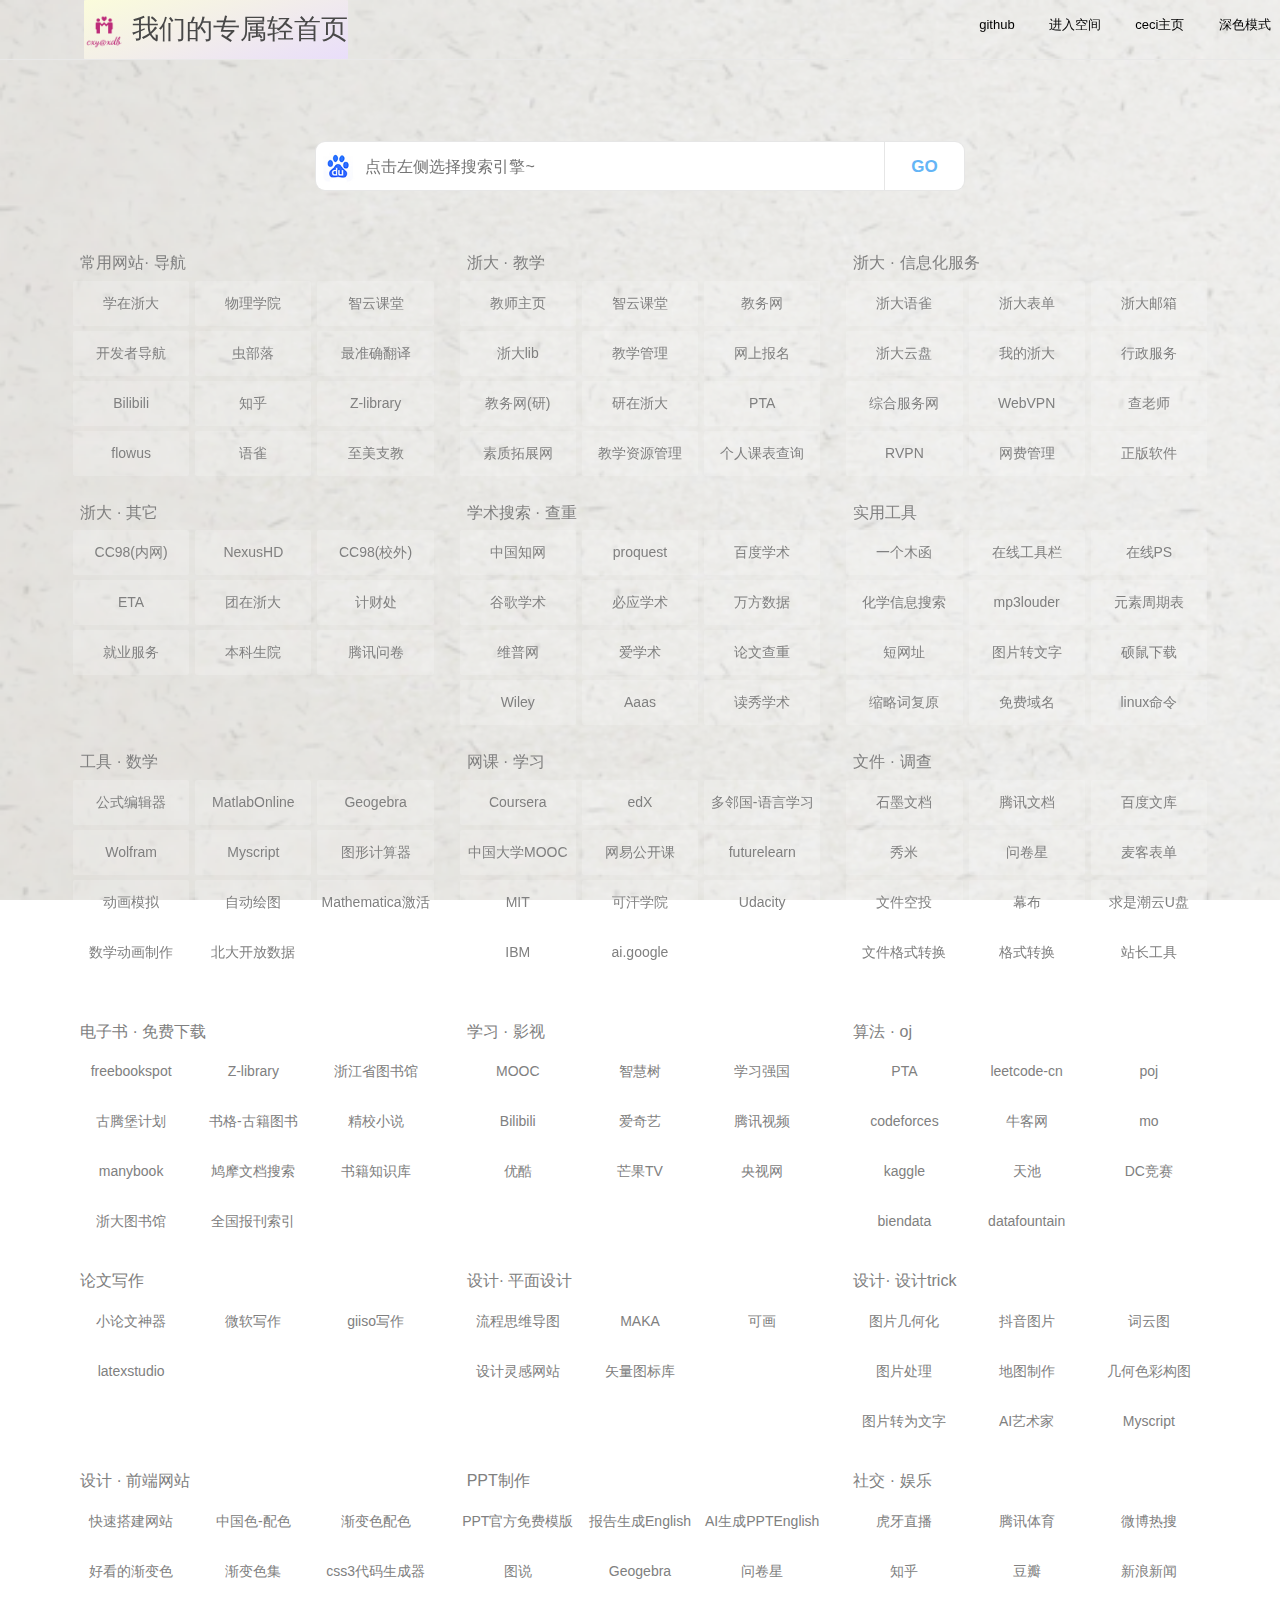
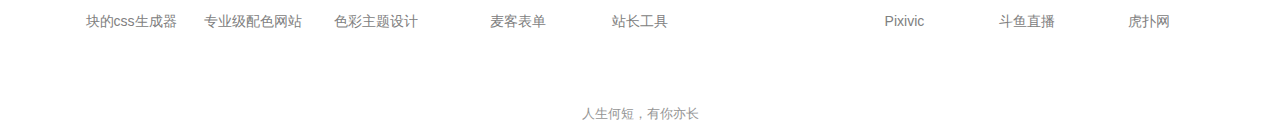
<file: index.html>
<!DOCTYPE html>
<html>

<head>
	<meta http-equiv=content-type content="text/html; charset=UTF-8">
	<meta name=keywords content="xdb,cxy,gift,首页,轻首页,主页">
	<meta name=description content="蔡昕颖@向德彬专属的导航页">
	<meta name=viewport content="width=device-width,initial-scale=1,shrink-to-fit=no">
	<title>昕德首页</title>
	<link rel="shortcut icon" href="./images/favicon.ico">
	<link rel=stylesheet href="./css/zui.min.pure.css">
	<link rel=stylesheet href="./css/style.min.css">
	<script src=./js/jquery.js></script>
	<script>var _hmt = _hmt || []; !function () { var t = document.createElement("script"); t.src = "https://hm.baidu.com/hm.js?01566e6c4a7a8ace8d0231ea74d4fe99"; var e = document.getElementsByTagName("script")[0]; e.parentNode.insertBefore(t, e) }();</script>
	<script>!function (t) { "use strict"; !function () { var e = window, r = document, i = t, n = "".concat("https:" === r.location.protocol ? "https://" : "http://", "sdk.51.la/js-sdk-pro.min.js"), a = r.createElement("script"), o = r.getElementsByTagName("script")[0]; a.type = "text/javascript", a.setAttribute("charset", "UTF-8"), a.async = !0, a.src = n, a.id = "LA_COLLECT", i.d = a; var s = function () { e.LA.ids.push(i) }; e.LA ? e.LA.ids && s() : (e.LA = t, e.LA.ids = [], s()), o.parentNode.insertBefore(a, o) }() }({ id: "JH8MnhCyjU8t2wfx", ck: "JH8MnhCyjU8t2wfx" });</script>
	<script>!function (t, e, r, n) { var i = e.createElement("script"), o = e.getElementsByTagName("script")[0]; i.type = "text/javascript", i.crossorigin = !0, i.onload = function () { (new t[n].Monitor).init({ id: "JYbArZrF5nM9hNww" }) }, o.parentNode.insertBefore(i, o), i.src = r }(window, document, "https://sdk.51.la/perf/js-sdk-perf.min.js", "LingQue");</script>

<body><br>
	<header>
		<div class='container' style='padding-right:0;padding-left:0'>
			<div class='main'>
				<div>
					<h1 class='logo'><a href=index.html><img src="./images/ico.png"> <span>我们的专属轻首页</span></a></h1>
				</div>
				<div class="top">
					<ul>
						<li><a href="black.html">深色模式</a></li>
						<li><a href="ceci_page.html">ceci主页</a></li>
						<li><a href="./webspace/index.html">进入空间</a></li>
						<li><a href="https://github.com/ceciandbool/ceciandbool.github.io">github</a></li>
					</ul>
				</div>
			</div>
		</div>
	</header>
	<div id=content data-customize=true data-customtheme=true class=default-bg>
		<div class=main-index>
			<div class="container content-box">
				<section class=sousuo>
					<div class=search>
						<div class=search-box><img class=search-icon src="./images/logo.jpg"> <input id=txt
								class=search-input autofocus placeholder=" 点击左侧选择搜索引擎~"> <button
								class="search-btn visible-sm visible-md visible-lg" id=search-btn>GO</button> <i
								class="search-clear icon icon-remove-sign" style=display:none></i></div>
						<div class=search-engine style=display:none>
							<div class=search-engine-head><strong class=search-engine-tit>请选择搜索引擎：</strong></div>
							<ul class=search-engine-list></ul>
						</div>
						<div style=height:10px></div>
					</div>
				</section>
				<div class="row dh">
					<div class="col-sm-6 col-md-4 mb-3 dh">
						<div class=row>
							<div class=col-xs-12><strong class=dhname id="webused">常用网站&middot; 导航</strong></div>
							<div class="col-xs-4 mb-2"><a id=xzzd href="https://courses.zju.edu.cn/user/index"
									target=_blank>学在浙大</a></div>
							<div class="col-xs-4 mb-2"><a id=wlxy href="https://webplus.zju.edu.cn/_s612/39136/list.psp"
									target=_blank>物理学院</a></div>
							<div class="col-xs-4 mb-2"><a id=zykt href="http://classroom.zju.edu.cn"
									target=_blank>智云课堂</a></div>
							<div class="col-xs-4 mb-2"><a id=mooc href="https://www.zdzn.net" target=_blank>开发者导航</a>
							</div>
							<div class="col-xs-4 mb-2"><a id=zhs href="https://search.chongbuluo.com/"
									target=_blank>虫部落</a></div>
							<div class="col-xs-4 mb-2"><a id=xxqg href="https://www.deepl.com/translator"
									target=_blank>最准确翻译</a></div>
							<div class="col-xs-4 mb-2"><a id=bilibili href="https://www.bilibili.com/"
									target=_blank>Bilibili</a></div>
							<div class="col-xs-4 mb-2"><a id=aqy href="https://www.zhihu.com/" target=_blank>知乎</a>
							</div>
							<div class="col-xs-4 mb-2"><a id=jww href="https://book4you.org/?signAll=1&ts=0309"
									target="_blank">Z-library</a></div>
							<div class="col-xs-4 mb-2"><a id=cc98
									href="https://flowus.cn/39fecc2b-9dad-48e0-ada6-b3357dcc6295"
									target=_blank>flowus</a></div>
							<div class="col-xs-4 mb-2"><a id=mgtv href="https://www.yuque.com/dashboard"
									target=_blank>语雀</a> </div>
							<div class="col-xs-4 mb-2"><a id=mgtv
									href="https://www.mingdao.com/app/40b18045-bcb5-4fb4-be64-237d7e20affd/60b88b552e64f11ccf66fdf3/60d62e1cc049f94545016c7f"
									target=_blank>至美支教</a> </div>

						</div>
					</div>
					<div class="col-sm-6 col-md-4 mb-3 dh">

						<div class=row>
							<div class=col-xs-12><strong class=dhname id="zjuedu">浙大 &middot; 教学</strong></div>
							<div class="col-xs-4 mb-2"><a id=txsp href="https://person.zju.edu.cn/"
									target=_blank>教师主页</a></div>
							<div class="col-xs-4 mb-2"><a id=zykt href=http://classroom.zju.edu.cn
									target=_blank>智云课堂</a></div>
							<div class="col-xs-4 mb-2"><a id=jww href="http://jwbinfosys.zju.edu.cn/"
									target=_blank>教务网</a></div>
							<div class="col-xs-4 mb-2"><a id=jxzygl href=http://libweb.zju.edu.cn
									target=_blank>浙大lib</a></div>
							<div class="col-xs-4 mb-2"><a id=jxgl
									href=http://zdbk.zju.edu.cn/jwglxt/xtgl/index_initMenu.html target=_blank>教学管理</a>
							</div>

							<div class="col-xs-4 mb-2"><a id=wsbm href=http://zdbk.zju.edu.cn/kszx/index/initMenu.zf
									target=_blank>网上报名</a></div>
							<div class="col-xs-4 mb-2"><a id=jjw_yjs href=http://grs.zju.edu.cn/allogene/page/home.htm
									target=_blank>教务网(研)</a></div>
							<div class="col-xs-4 mb-2"><a id=yzzd href=https://research.zju.edu.cn
									target=_blank>研在浙大</a></div>
							<div class="col-xs-4 mb-2"><a id=pta href="https://pintia.cn/problem-sets?tab=0"
									target=_blank>PTA</a></div>
							<div class="col-xs-4 mb-2"><a id=sztzw href="http://www.youth.zju.edu.cn/sztz/"
									target=_blank>素质拓展网</a></div>
							<div class="col-xs-4 mb-2"><a id=jxzygl href=http://jxzygl.zju.edu.cn/default.html
									target=_blank>教学资源管理</a></div>
							<div class="col-xs-4 mb-2"><a id="grkbcx" href="http://appservice.zju.edu.cn/zdjw/grkb"
									target="_blank">个人课表查询</a></div>
						</div>
					</div>
					<div class="col-sm-6 col-md-4 mb-3 dh">
						<div class=row>
							<div class=col-xs-12><strong class=dhname id="zjuInf">浙大 &middot; 信息化服务</strong></div>
							<div class="col-xs-4 mb-2"><a id=zdyq href="https://yuque.zju.edu.cn/"
									target=_blank>浙大语雀</a></div>
							<div class="col-xs-4 mb-2"><a id=zdbd href="http://form.zju.edu.cn/" target=_blank>浙大表单</a>
							</div>
							<div class="col-xs-4 mb-2"><a id=zdyx href="https://zjuem.zju.edu.cn/"
									target=_blank>浙大邮箱</a></div>
							<div class="col-xs-4 mb-2"><a id=zdyp href="https://pan.zju.edu.cn/zjusso/"
									target=_blank>浙大云盘</a></div>
							<div class="col-xs-4 mb-2"><a id=wdzd href="http://my.zju.edu.cn/" target=_blank>我的浙大</a>
							</div>
							<div class="col-xs-4 mb-2"><a id=xzfw href="http://xwfw.zju.edu.cn/" target=_blank>行政服务</a>
							</div>
							<div class="col-xs-4 mb-2"><a id=zhfww href="http://zhfw.zju.edu.cn/"
									target=_blank>综合服务网</a></div>
							<div class="col-xs-4 mb-2"><a id=webvpn href="https://webvpn.zju.edu.cn/"
									target=_blank>WebVPN</a></div>
							<div class="col-xs-4 mb-2"><a id=swrz href="https://chalaoshi.24dt.cn/"
									target=_blank>查老师</a> </div>
							<div class="col-xs-4 mb-2"><a id=rvpn href="https://rvpn.zju.edu.cn/" target=_blank>RVPN</a>
							</div>
							<div class="col-xs-4 mb-2"><a id=wfgl href="http://myvpn.zju.edu.cn/" target=_blank>网费管理</a>
							</div>
							<div class="col-xs-4 mb-2"><a id=zbrj href="http://ms.zju.edu.cn/" target=_blank>正版软件</a>
							</div>
						</div>
					</div>
					<div class="col-sm-6 col-md-4 mb-3 dh">
						<div class=row>
							<div class=col-xs-12><strong class=dhname id="zju_other">浙大 &middot; 其它</strong></div>
							<div class="col-xs-4 mb-2"><a id=cc98 href="https://www.cc98.org/"
									target=_blank>CC98(内网)</a></div>
							<div class="col-xs-4 mb-2"><a id=nhd href=http://www.nexushd.org target=_blank>NexusHD</a>
							</div>
							<div class="col-xs-4 mb-2"><a id=98webvpn
									href="http://www-cc98-org-s.webvpn.zju.edu.cn:8001/" target=_blank>CC98(校外)</a>
							</div>
							<div class="col-xs-4 mb-2"><a id=eta href="http://eta.zju.edu.cn/" target=_blank>ETA</a>
							</div>
							<div class="col-xs-4 mb-2"><a id=tzzd href=http://tzzd.zju.edu.cn target=_blank>团在浙大</a>
							</div>
							<div class="col-xs-4 mb-2"><a id=jcc href=http://cwcx.zju.edu.cn/WFManager/login.jsp
									target=_blank>计财处</a></div>
							<div class="col-xs-4 mb-2"><a id=jyfw href="http://www.career.zju.edu.cn/"
									target=_blank>就业服务</a></div>
							<div class="col-xs-4 mb-2"><a id=bksy href=https://ugrs.zju.edu.cn/ target=_blank>本科生院</a>
							</div>
							<div class="col-xs-4 mb-2"><a id=txwj href=https://wj.qq.com/ target=_blank>腾讯问卷</a>
							</div>


						</div>
					</div>
					<div class="col-sm-6 col-md-4 mb-3 dh">
						<div class=row>
							<div class=col-xs-12><strong class=dhname id="scholar">学术搜索 &middot; 查重</strong></div>
							<div class="col-xs-4 mb-2"><a id=zgzw href="https://www.cnki.net/" target=_blank>中国知网</a>
							</div>
							<div class="col-xs-4 mb-2"><a id=zdtsg href="https://www.proquest.com/"
									target=_blank>proquest</a></div>
							<div class="col-xs-4 mb-2"><a id=bdxs href="https://xueshu.baidu.com/"
									target=_blank>百度学术</a></div>
							<div class="col-xs-4 mb-2"><a id=ggxs href="https://scholar.google.com/"
									target=_blank>谷歌学术</a></div>
							<div class="col-xs-4 mb-2"><a id=byxs href='https://cn.bing.com/academic'
									target=_blank>必应学术</a></div>
							<div class="col-xs-4 mb-2"><a id=wfsj href='https://www.wanfangdata.com.cn/index.html'
									target=_blank>万方数据</a></div>
							<div class="col-xs-4 mb-2"><a id=wpw href="http://www.cqvip.com/" target='_blank'>维普网</a>
							</div>
							<div class="col-xs-4 mb-2"><a id=axs href="https://www.ixueshu.com/" target='_blank'>爱学术</a>
							</div>
							<div class="col-xs-4 mb-2"><a id=lwcc href="https://www.paperyy.com/"
									target='_blank'>论文查重</a>
							</div>
							<div class="col-xs-4 mb-2"><a id=wpw href="https://onlinelibrary.wiley.com/"
									target='_blank'>Wiley</a>
							</div>
							<div class="col-xs-4 mb-2"><a id=axs href="https://www.aaas.org/" target='_blank'>Aaas</a>
							</div>
							<div class="col-xs-4 mb-2"><a id=lwcc href="http://www.duxiu.com/" target='_blank'>读秀学术</a>
							</div>

						</div>
					</div>
					<div class="col-sm-6 col-md-4 mb-3 dh">
						<div class=row>
							<div class=col-xs-12><strong class=dhname id=cat5>实用工具</strong></div>
							<div class="col-xs-4 mb-2"><a id=ygmh href="https://web.woobx.cn/" target=_blank>一个木函</a>
							</div>
							<div class="col-xs-4 mb-2"><a id=ygmh href="https://www.usetoolbar.com"
									target=_blank>在线工具栏</a>
							</div>
							<div class="col-xs-4 mb-2"><a id=ygmh href="https://ps.gaoding.com/#/"
									target=_blank>在线PS</a>
							</div>
							<div class="col-xs-4 mb-2"><a id=zzgj href="https://www.chemicalbook.com/ProductIndex.aspx"
									target=_blank>化学信息搜索</a>
							</div>
							<div class="col-xs-4 mb-2"><a id=zzgj href="https://www.mp3louder.com"
									target=_blank>mp3louder</a>
							</div>
							<div class="col-xs-4 mb-2"><a id=zzgj href="https://ptable.com/?lang=zh-hans#"
									target=_blank>元素周期表</a>
							</div>
							<div class="col-xs-4 mb-2"><a id=dwz href="https://sina.lt/" target=_blank>短网址</a></div>
							<div class="col-xs-4 mb-2"><a id=myscript href="http://www.imagetotxt.com"
									target=_blank>图片转文字</a></div>
							<div class="col-xs-4 mb-2"><a id=geogebra href="https://download.flvcd.com"
									target=_blank>硕鼠下载</a></div>
							<div class="col-xs-4 mb-2"><a id=slcfy href="https://lab.magiconch.com/nbnhhsh/"
									target=_blank>缩略词复原</a></div>
							<div class="col-xs-4 mb-2"><a id=slcfy href="http://www.freenom.com/zh/index.html"
									target=_blank>免费域名</a></div>
							<div class="col-xs-4 mb-2"><a id=slcfy href="https://www.linuxcool.com"
									target=_blank>linux命令</a></div>
						</div>
					</div>

					<div class="col-sm-6 col-md-4 mb-3 dh">
						<div class=row>
							<div class=col-xs-12><strong class=dhname id=cat7>工具 &middot; 数学</strong></div>
							<div class="col-xs-4 mb-2"><a id=smwd href=https://www.latexlive.com target=_blank>公式编辑器</a>
							</div>
							<div class="col-xs-4 mb-2"><a id=mkbd href="https://matlab.mathworks.com/"
									target=_blank>MatlabOnline</a>
							</div>
							<div class="col-xs-4 mb-2"><a id=geogebra href="https://www.geogebra.org/"
									target=_blank>Geogebra</a></div>
							<div class="col-xs-4 mb-2"><a id=wolfram href="https://www.wolframalpha.com/"
									target=_blank>Wolfram</a></div>
							<div class="col-xs-4 mb-2"><a id=myscript href="https://webdemo.myscript.com/"
									target=_blank>Myscript</a></div>
							<div class="col-xs-4 mb-2"><a id=bdwk href="https://www.desmos.com/calculator?lang=zh-CN"
									target=_blank>图形计算器</a>
							</div>
							<div class="col-xs-4 mb-2"><a id=xm href="https://docs.manim.community/en/stable/"
									target=_blank>动画模拟</a></div>

							<div class="col-xs-4 mb-2"><a id=geogebra href="https://www.autodraw.com"
									target=_blank>自动绘图</a></div>
							<div class="col-xs-4 mb-2"><a id=zzgj href="https://tiebamma.github.io/InstallTutorial/"
									target=_blank>Mathematica激活</a>
							</div>
							<div class="col-xs-4 mb-2"><a id=sxhh href="https://docs.manim.community/en/stable/"
									target=_blank>数学动画制作</a>
							</div>
							<div class="col-xs-4 mb-2"><a id=sxhh href="https://opendata.pku.edu.cn"
									target=_blank>北大开放数据</a>
							</div>
						</div>
					</div>


					<div class="col-sm-6 col-md-4 mb-3 dh">
						<div class=row>
							<div class=col-xs-12><strong class=dhname id=cat3>网课 &middot; 学习</strong></div>
							<div class="col-xs-4 mb-2"><a id=cc98 href="https://www.coursera.org/"
									target=_blank>Coursera</a></div>
							<div class="col-xs-4 mb-2"><a id=nhd href=https://www.edx.org target=_blank>edX</a>
							</div>
							<div class="col-xs-4 mb-2"><a id=tzzd href=https://www.duolingo.cn/
									target=_blank>多邻国-语言学习</a>
							</div>
							<div class="col-xs-4 mb-2"><a id=webvpn href="https://www.icourse163.org"
									target=_blank>中国大学MOOC</a></div>
							<div class="col-xs-4 mb-2"><a id=swrz href="https://open.163.com" target=_blank>网易公开课</a>
							</div>
							<div class="col-xs-4 mb-2"><a id=ddxyq href="https://www.futurelearn.com"
									target=_blank>futurelearn</a></div>
							<div class="col-xs-4 mb-2"><a id=98webvpn href="https://www.mit.edu/education/"
									target=_blank>MIT</a>
							</div>
							<div class="col-xs-4 mb-2"><a id=eta href="https://www.khanacademy.org"
									target=_blank>可汗学院</a>
							</div>
							<div class="col-xs-4 mb-2"><a id=bccx href=https://www.udacity.com target=_blank>Udacity</a>
							</div>

							<div class="col-xs-4 mb-2"><a id=tzzd href=https://www.ibm.com/training/
									target=_blank>IBM</a>
							</div>
							<div class="col-xs-4 mb-2"><a id=tzzd href=https://ai.google/tools/
									target=_blank>ai.google</a>
							</div>

						</div>
					</div>
					<div class="col-sm-6 col-md-4 mb-3 dh">
						<div class=row>
							<div class=col-xs-12><strong class=dhname id=cat7>文件 &middot; 调查</strong></div>
							<div class="col-xs-4 mb-2"><a id=smwd href=https://shimo.im/welcome target=_blank>石墨文档</a>
							</div>
							<div class="col-xs-4 mb-2"><a id=wolfram href="https://docs.qq.com/" target=_blank>腾讯文档</a>
							</div>
							<div class="col-xs-4 mb-2"><a id=bdwk href="https://wenku.baidu.com/" target=_blank>百度文库</a>
							</div>
							<div class="col-xs-4 mb-2"><a id=xm href="https://xiumi.us/" target=_blank>秀米</a></div>
							<div class="col-xs-4 mb-2"><a id=wjx href="https://www.wjx.cn/" target=_blank>问卷星</a></div>
							<div class="col-xs-4 mb-2"><a id=mkbd href="https://www.mikecrm.com/" target=_blank>麦客表单</a>
							</div>
							<div class="col-xs-4 mb-2"><a id=wjkt href="https://airportal.cn/" target=_blank>文件空投</a>
							</div>
							<div class="col-xs-4 mb-2"><a id=ygmh href="https://mubu.com/login?next=/list"
									target=_blank>幕布</a>
							</div>
							<div class="col-xs-4 mb-2"><a id=qscyup href="https://www.qsc.zju.edu.cn/box/"
									target=_blank>求是潮云U盘</a></div>
							<div class="col-xs-4 mb-2"><a id=wjgszh href="https://convertio.co/zh/"
									target=_blank>文件格式转换</a></div>
							<div class="col-xs-4 mb-2"><a id=wjgszh href="https://www.aconvert.com/cn/"
									target=_blank>格式转换</a></div>
							<div class="col-xs-4 mb-2"><a id=zzgj href="https://tool.chinaz.com/" target=_blank>站长工具</a>
							</div>

						</div>
					</div>
				</div>

				<div class="row dh">
					<div class="col-sm-6 col-md-4 mb-3 dh">
						<div class='row'>
							<div class='col-xs-12'><strong class='dhname' id='cat1'>电子书 &middot; 免费下载</strong></div>
							<div class="col-xs-4 mb-2"><a id=sztzw href="http://www.freebookspot.club/default.aspx"
									target="_blank">freebookspot</a></div>
							<div class="col-xs-4 mb-2"><a id=jww href="https://book4you.org/?signAll=1&ts=0309"
									target="_blank">Z-library</a></div>
							<div class="col-xs-4 mb-2"><a id=cls href="http://zjisa.zjlib.cn/home/zy_home.jsp#a26"
									target='_blank'>浙江省图书馆</a>
							</div>
							<div class="col-xs-4 mb-2"><a id=jxgl href="https://www.gutenberg.org"
									target="_blank">古腾堡计划</a>
							</div>
							<div class="col-xs-4 mb-2"><a id=zykt href=https://new.shuge.org/ target=_blank>书格-古籍图书</a>
							</div>
							<div class="col-xs-4 mb-2"><a id=wsbm href=http://zxcs.me target=_blank>精校小说</a></div>
							<div class="col-xs-4 mb-2"><a id=jjw_yjs href=https://manybooks.net
									target=_blank>manybook</a></div>
							<div class="col-xs-4 mb-2"><a id=yzzd href=https://www.jiumodiary.com
									target=_blank>鸠摩文档搜索</a></div>
							<div class="col-xs-4 mb-2"><a id=pta href="https://book.zhishikoo.com"
									target=_blank>书籍知识库</a></div>

							<div class="col-xs-4 mb-2"><a id=jxzygl href=http://libweb.zju.edu.cn
									target=_blank>浙大图书馆</a></div>
							<div class="col-xs-4 mb-2"><a id="grkbcx" href="https://www.cnbksy.com"
									target="_blank">全国报刊索引</a></div>
						</div>
					</div>
					<div class="col-sm-6 col-md-4 mb-3 dh">
						<div class=row>
							<div class=col-xs-12><strong class=dhname id=cat6>学习 &middot; 影视</strong></div>
							<div class="col-xs-4 mb-2"><a id=mooc href="https://www.icourse163.org/"
									target=_blank>MOOC</a></div>
							<div class="col-xs-4 mb-2"><a id=zhs href="https://www.zhihuishu.com/" target=_blank>智慧树</a>
							</div>
							<div class="col-xs-4 mb-2"><a id=xxqg href="https://www.xuexi.cn/" target=_blank>学习强国</a>
							</div>
							<div class="col-xs-4 mb-2"><a id=bilibili href="https://www.bilibili.com/"
									target=_blank>Bilibili</a></div>
							<div class="col-xs-4 mb-2"><a id=aqy href="https://www.iqiyi.com/" target=_blank>爱奇艺</a>
							</div>
							<div class="col-xs-4 mb-2"><a id=txsp href="https://v.qq.com/" target=_blank>腾讯视频</a></div>
							<div class="col-xs-4 mb-2"><a id=yk href="https://www.youku.com/" target=_blank>优酷</a></div>
							<div class="col-xs-4 mb-2"><a id=mgtv href="https://www.mgtv.com/" target=_blank>芒果TV</a>
							</div>
							<div class="col-xs-4 mb-2"><a id=ysw href="https://tv.cctv.com/" target=_blank>央视网</a></div>
						</div>
					</div>
					<div class="col-sm-6 col-md-4 mb-3 dh">
						<div class='row'>
							<div class='col-xs-12'><strong class='dhname' id='cat1'>算法 &middot; oj</strong></div>
							<div class="col-xs-4 mb-2"><a id=jxgl href="https://pintia.cn" target="_blank">PTA</a></div>
							<div class="col-xs-4 mb-2"><a id=sztzw href="https://leetcode-cn.com"
									target="_blank">leetcode-cn</a></div>
							<div class="col-xs-4 mb-2"><a id=jww href="http://poj.org" target="_blank">poj</a></div>
							<div class="col-xs-4 mb-2"><a id=cls href="https://codeforces.com"
									target='_blank'>codeforces</a>
							</div>

							<div class="col-xs-4 mb-2"><a id=zykt href=https://www.nowcoder.com target=_blank>牛客网</a>
							</div>
							<div class="col-xs-4 mb-2"><a id=wsbm href=https://mo.zju.edu.cn target=_blank>mo</a></div>
							<div class="col-xs-4 mb-2"><a id=wsbm href=https://www.kaggle.com/ target=_blank>kaggle</a>
							</div>
							<div class="col-xs-4 mb-2"><a id=jjw_yjs
									href=https://tianchi.aliyun.com/competition/gameList/activeList target=_blank>天池</a>
							</div>
							<div class="col-xs-4 mb-2"><a id=yzzd href=https://challenge.datacastle.cn/v3/cmptlist.html
									target=_blank>DC竞赛</a></div>
							<div class="col-xs-4 mb-2"><a id=pta href="https://www.biendata.xyz"
									target=_blank>biendata</a></div>

							<div class="col-xs-4 mb-2"><a id=jxzygl href=https://www.datafountain.cn
									target=_blank>datafountain</a></div>

						</div>
					</div>
					<div class="col-sm-6 col-md-4 mb-3 dh">
						<div class=row>
							<div class=col-xs-12><strong class=dhname id=cat2>论文写作</strong></div>
							<div class="col-xs-4 mb-2"><a id=rvpn href="https://essay.1ts.fun" target=_blank>小论文神器</a>
							</div>
							<div class="col-xs-4 mb-2"><a id=webvpn href="https://aimwriting.mtutor.engkoo.com/#more"
									target=_blank>微软写作</a></div>
							<div class="col-xs-4 mb-2"><a id=swrz href="https://www.giiso.com/#/"
									target=_blank>giiso写作</a>
							</div>
							<div class="col-xs-4 mb-2"><a id=swrz href="https://www.latexstudio.net"
									target=_blank>latexstudio</a>
							</div>
						</div>
					</div>
					<div class="col-sm-6 col-md-4 mb-3 dh">
						<div class=row>
							<div class=col-xs-12><strong class=dhname id=cat4>设计&middot; 平面设计</strong></div>
							<div class="col-xs-4 mb-2"><a id=zgzw href="https://www.processon.com"
									target=_blank>流程思维导图</a>
							</div>
							<div class="col-xs-4 mb-2"><a id=zgzw href="https://www.maka.im/" target=_blank>MAKA</a>
							</div>
							<div class="col-xs-4 mb-2"><a id=zdtsg href="https://www.canva.cn/" target=_blank>可画</a>
							</div>
							<div class="col-xs-4 mb-2"><a id=bdxs href="https://www.pinterest.com"
									target=_blank>设计灵感网站</a></div>
							<div class="col-xs-4 mb-2"><a id=ggxs href="https://www.iconfont.cn" target=_blank>矢量图标库</a>
							</div>

						</div>
					</div>
					<div class="col-sm-6 col-md-4 mb-3 dh">
						<div class=row>
							<div class=col-xs-12><strong class=dhname id=cat5>设计&middot; 设计trick</strong></div>
							<div class="col-xs-4 mb-2"><a id=ygmh
									href="https://www.samcodes.co.uk/project/geometrize-haxe-web/"
									target=_blank>图片几何化</a>
							</div>
							<div class="col-xs-4 mb-2"><a id=bdfy href="https://photomosh.com" target=_blank>抖音图片</a>
							</div>
							<div class="col-xs-4 mb-2"><a id=dwz href="https://wordart.com" target=_blank>词云图</a></div>
							<div class="col-xs-4 mb-2"><a id=tpcl href="https://www.asqql.com/giffanzuan/"
									target=_blank>图片处理</a></div>
							<div class="col-xs-4 mb-2"><a id=wjkt href="https://powerobjects.com/guides/powermap/"
									target=_blank>地图制作</a>
							</div>
							<div class="col-xs-4 mb-2"><a id=tgxz href="https://trianglify.io" target=_blank>几何色彩构图</a>
							</div>
							<div class="col-xs-4 mb-2"><a id=wjgszh href="http://www.imagetotxt.com"
									target=_blank>图片转为文字</a></div>
							<div class="col-xs-4 mb-2"><a id=qscyup href="https://aiartists.org/ai-generated-art-tools"
									target=_blank>AI艺术家</a></div>
							<div class="col-xs-4 mb-2"><a id=myscript href="https://webdemo.myscript.com/"
									target=_blank>Myscript</a></div>
						</div>
					</div>
					<div class="col-sm-6 col-md-4 mb-3 dh">
						<div class=row>
							<div class=col-xs-12><strong class=dhname id=cat6>设计 &middot; 前端网站</strong></div>
							<div class="col-xs-4 mb-2"><a id=mooc href="https://wowchemy.com/zh/"
									target=_blank>快速搭建网站</a></div>
							<div class="col-xs-4 mb-2"><a id=zhs href="http://zhongguose.com" target=_blank>中国色-配色</a>
							</div>
							<div class="col-xs-4 mb-2"><a id=xxqg href="https://uigradients.com/#Netflix"
									target=_blank>渐变色配色</a>
							</div>
							<div class="col-xs-4 mb-2"><a id=bilibili href="https://webkul.github.io/coolhue/"
									target=_blank>好看的渐变色</a></div>
							<div class="col-xs-4 mb-2"><a id=aqy href="https://webgradients.com/" target=_blank>渐变色集</a>
							</div>
							<div class="col-xs-4 mb-2"><a id=txsp href="http://www.divcss5.com/css3-style/c50889.shtml"
									target=_blank>css3代码生成器</a></div>
							<div class="col-xs-4 mb-2"><a id=yk href="https://neumorphism.io/#e0e0e0"
									target=_blank>块的css生成器</a></div>
							<div class="col-xs-4 mb-2"><a id=mgtv href="https://www.wauu.net/tools/ps/"
									target=_blank>专业级配色网站</a>
							</div>
							<div class="col-xs-4 mb-2"><a id=ysw href="https://paletton.com/" target=_blank>色彩主题设计</a>
							</div>
						</div>
					</div>
					<div class="col-sm-6 col-md-4 mb-3 dh">
						<div class=row>
							<div class=col-xs-12><strong class=dhname id=cat7>PPT制作</strong></div>
							<div class="col-xs-4 mb-2"><a id=smwd href=https://www.officeplus.cn/Template/Home.shtml
									target=_blank>PPT官方免费模版</a>
							</div>
							<div class="col-xs-4 mb-2"><a id=bdwk href="https://infogram.com"
									target=_blank>报告生成English</a>
							</div>
							<div class="col-xs-4 mb-2"><a id=xm href="https://www.beautiful.ai"
									target=_blank>AI生成PPTEnglish</a></div>
							<div class="col-xs-4 mb-2"><a id=wolfram href="https://tushuo.baidu.com"
									target=_blank>图说</a></div>

							<div class="col-xs-4 mb-2"><a id=geogebra href="https://www.geogebra.org/"
									target=_blank>Geogebra</a></div>
							<div class="col-xs-4 mb-2"><a id=wjx href="https://www.wjx.cn/" target=_blank>问卷星</a></div>
							<div class="col-xs-4 mb-2"><a id=mkbd href="https://www.mikecrm.com/" target=_blank>麦客表单</a>
							</div>
							<div class="col-xs-4 mb-2"><a id=zzgj href="https://tool.chinaz.com/" target=_blank>站长工具</a>
							</div>
						</div>
					</div>
					<div class="col-sm-6 col-md-4 mb-3 dh">
						<div class=row>
							<div class=col-xs-12><strong class=dhname id=cat8>社交 &middot; 娱乐</strong></div>
							<div class="col-xs-4 mb-2"><a id=hyzb href="https://www.huya.com/" target=_blank>虎牙直播</a>
							</div>
							<div class="col-xs-4 mb-2"><a id=txty href="https://sports.qq.com/" target=_blank>腾讯体育</a>
							</div>
							<div class="col-xs-4 mb-2"><a id=wbrs href=https://s.weibo.com/top/summary
									target=_blank>微博热搜</a></div>
							<div class="col-xs-4 mb-2"><a id=zhihu href="https://www.zhihu.com/hot" target=_blank>知乎</a>
							</div>
							<div class="col-xs-4 mb-2"><a id=db href="https://www.douban.com/" target=_blank>豆瓣</a>
							</div>
							<div class="col-xs-4 mb-2"><a id=xlxw href="https://news.sina.com.cn/"
									target=_blank>新浪新闻</a></div>
							<div class="col-xs-4 mb-2"><a id=pixivic href="https://pixivic.com/"
									target=_blank>Pixivic</a></div>
							<div class="col-xs-4 mb-2"><a id=dyzb href="https://www.douyu.com/" target=_blank>斗鱼直播</a>
							</div>
							<div class="col-xs-4 mb-2"><a id=hpw href="https://www.hupu.com/" target=_blank>虎扑网</a>
							</div>
						</div>
					</div>


				</div>
			</div>
		</div>
	</div>
	<footer class="footer text-center bg-white">
		<div class=container><span id=hitokoto>人生何短，有你亦长</span></div>
	</footer>
	<script src=./js/js3.min.js></script>
</file>
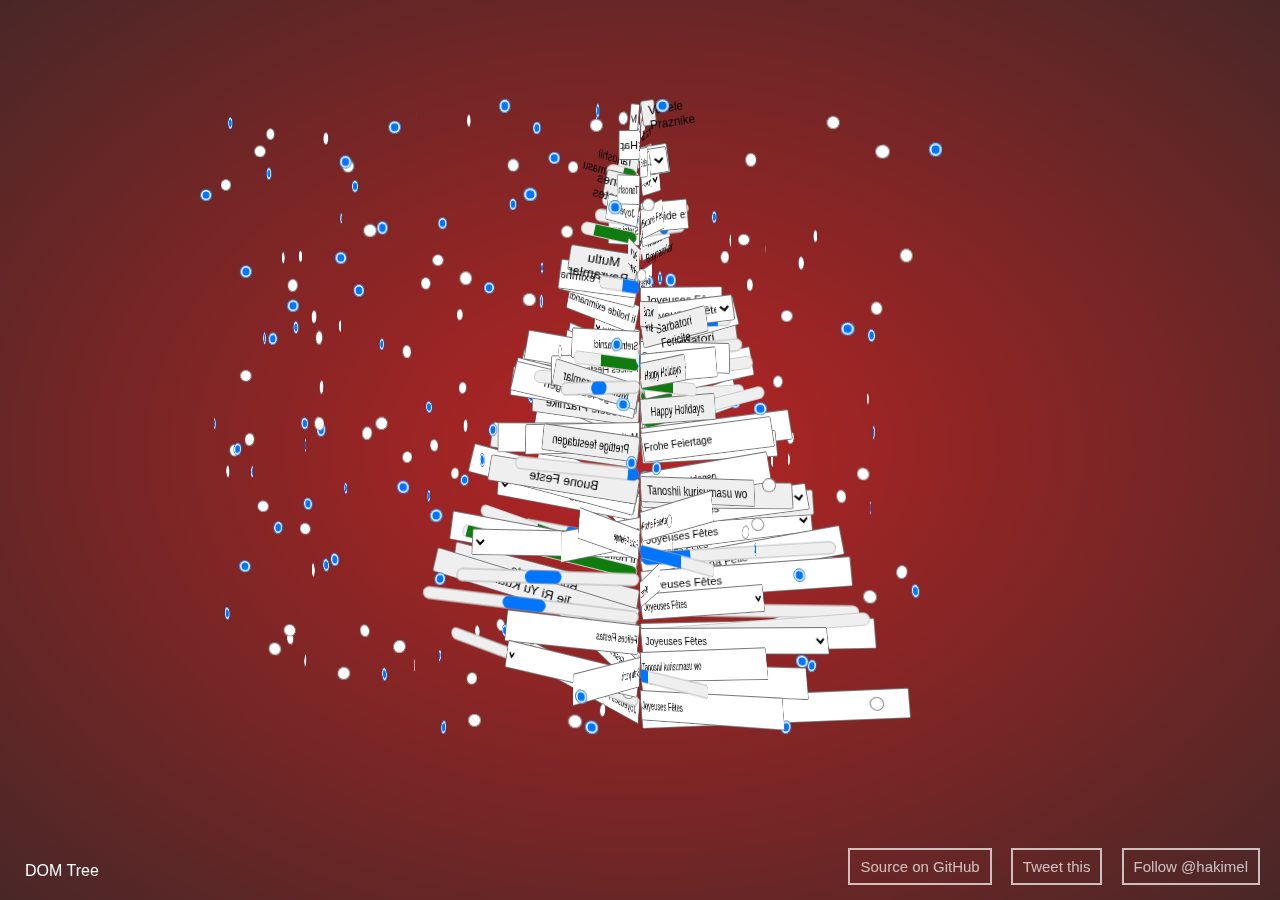
<file: DOM-Tree-master/index.html>
<!DOCTYPE html>
<html lang="en">
    <head>
		<meta charset="utf-8">

		<meta name="description" content="A Christmas tree built out of form elements." />
		<meta name="author" content="Hakim El Hattab" />

		<meta http-equiv="X-UA-Compatible" content="chrome=1">

        <title>DOM Tree</title>

		<link href="css/domtree.css" rel="stylesheet" media="screen" />

		<link href='https://fonts.googleapis.com/css?family=Armata' rel='stylesheet' type='text/css'>

    </head>
    <body>
    	<div class="tree"></div>

		<script src="js/domtree.js"></script>

		<!-- Third party scripts and sharing UI -->
		<p class="project-title">DOM Tree</p>

		<div class="credits">
			<a href="https://github.com/hakimel/dom-tree">Source on GitHub</a>
			<a href="https://twitter.com/share?text=A%20Christmas%20tree%20made%20out%20of%20form%20elements&url=http://lab.hakim.se/domtree&via=hakimel&related=hakimel" target="_blank">Tweet this</a>
			<a href="https://twitter.com/hakimel">Follow @hakimel</a>
		</div>

		<style type="text/css" media="screen">
			.project-title {
				position: absolute;
				left: 25px;
				bottom: 20px;

				font-size: 16px;
				color: #fff;
			}

			.credits {
				position: absolute;
				right: 20px;
				bottom: 25px;
				font-size: 15px;
				z-index: 20;
				color: #fff;
				vertical-align: middle;
			}

			.credits * + * {
				margin-left: 15px;
			}

			.credits a {
				padding: 8px 10px;
				color: rgba(255,255,255,0.7);
				border: 2px solid rgba(255,255,255,0.7);
				text-decoration: none;
			}

			.credits a:hover {
				border-color: #fff;
				color: #fff;
			}

			@media screen and (max-width: 1040px) {
				.project-title {
					display: none;
				}

				.credits {
					width: 100%;
					left: 0;
					right: auto;
					bottom: 0;
					padding: 30px 0;
					background: #b72424;
					text-align: center;
				}

				.credits a {
					display: inline-block;
					margin-top: 7px;
					margin-bottom: 7px;
				}
			}
		</style>

		<script>
			var _gaq = [['_setAccount', 'UA-15240703-1'], ['_trackPageview']];
			(function(d, t) {
			var g = d.createElement(t),
			    s = d.getElementsByTagName(t)[0];
			g.async = true;
			g.src = ('https:' == location.protocol ? 'https://ssl' : 'http://www') + '.google-analytics.com/ga.js';
			s.parentNode.insertBefore(g, s);
			})(document, 'script');
		</script>

    </body>
</html>
</file>
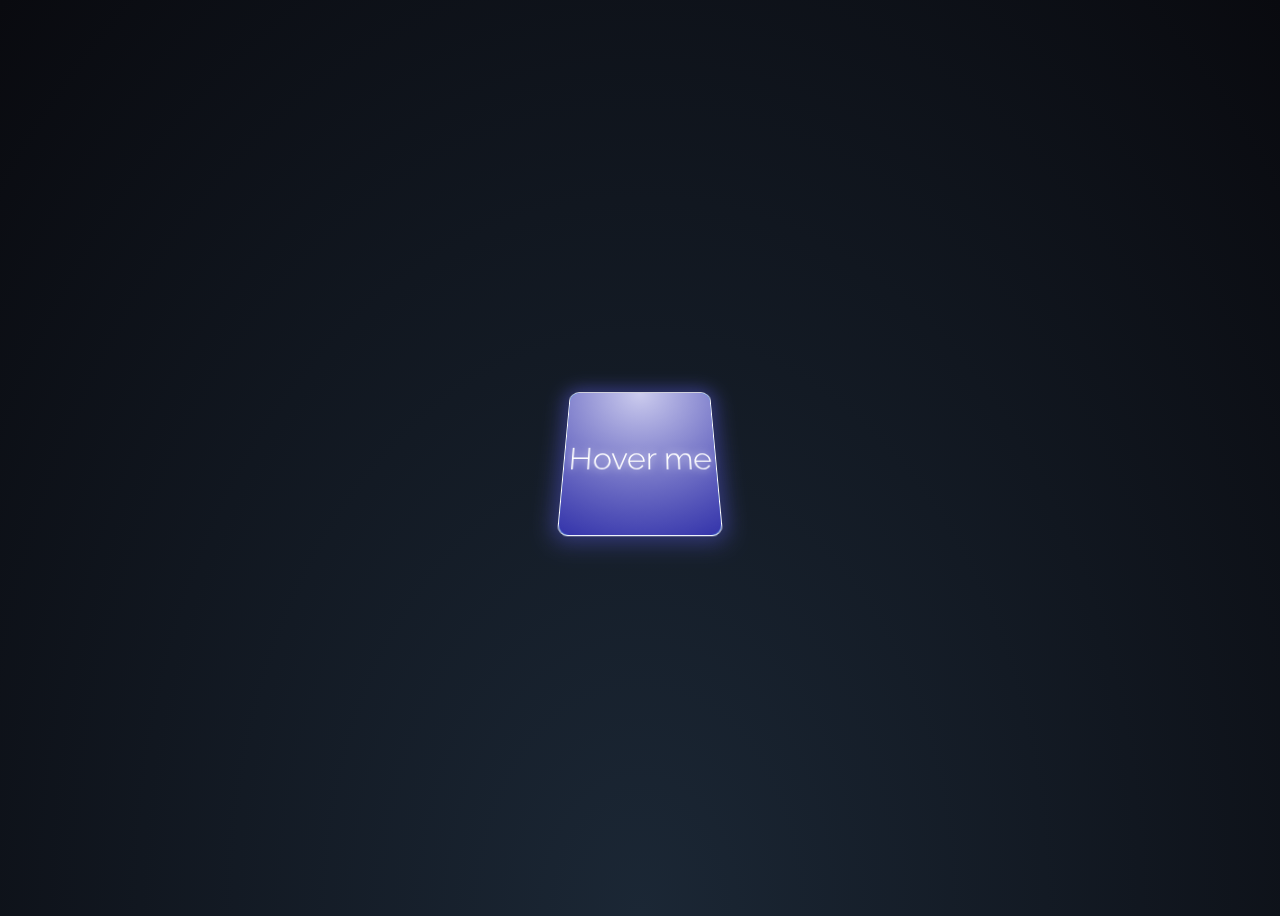
<file: space/index.html>
<!doctype html>
<html>

<head>
    <meta charset="utf-8">
    <title>恋爱空间web版</title>

    <style>
        body {
            font-family: 'Raleway', sans-serif;
            background-image: radial-gradient(circle at center, #899Dc4, #495D84);
            background-size: cover;
            background-repeat: no-repeat;
            height: 100vh;
            overflow: hidden;
            display: flex;
            justify-content: center;
            align-items: center;
            background: radial-gradient(ellipse at bottom, #1b2735, #090a0f);
            font-weight: 300;
        }
        
        .all {
            display: flex;
            -webkit-perspective: 10px;
            perspective: 10px;
            -webkit-transform: perspective(300px) rotateX(20deg);
            transform: perspective(300px) rotateX(20deg);
            will-change: perspective;
            -webkit-perspective-origin: center center;
            perspective-origin: center center;
            transition: all 1.3s ease-out;
            justify-content: center;
            -webkit-transform-style: preserve-3d;
            transform-style: preserve-3d;
        }
        
        .all:hover {
            -webkit-perspective: 1000px;
            perspective: 1000px;
            transition: all 1.3s ease-in;
            -webkit-transform: perspective(10000px) rotateX(0deg);
            transform: perspective(10000px) rotateX(0deg);
        }
        
        .all:hover .text {
            opacity: 1;
        }
        
        .all:hover>div {
            opacity: 1;
            transition-delay: 0s;
        }
        
        .all:hover .explainer {
            opacity: 0;
        }
        
        .left,
        .center,
        .right,
        .lefter,
        .righter,
        .lefter1,
        .righter1 {
            width: 150px;
            height: 150px;
            -webkit-transform-style: preserve-3d;
            transform-style: preserve-3d;
            border-radius: 10px;
            border: 1px solid #fff;
            box-shadow: 0 0 20px 5px rgba(100, 100, 255, 0.4);
            opacity: 0;
            transition: all .3s ease;
            transition-delay: 1s;
            position: relative;
            background-position: center center;
            background-size: contain;
            background-repeat: no-repeat;
            background-color: #58d;
            cursor: pointer;
            background-blend-mode: color-burn;
        }
        
        .left:hover,
        .center:hover,
        .right:hover,
        .lefter:hover,
        .righter:hover,
        .righter1:hover,
        .lefter1:hover {
            box-shadow: 0 0 30px 10px rgba(100, 100, 255, 0.6);
            background-color: #ccf;
        }
        
        .text {
            -webkit-transform: translateY(30px);
            transform: translateY(30px);
            opacity: 0;
            transition: all .3s ease;
            bottom: 0;
            left: 5px;
            position: absolute;
            will-change: transform;
            color: #fff;
            text-shadow: 0 0 5px rgba(100, 100, 255, 0.6);
        }
        
        .lefter1 {
            -webkit-transform: translateX(-90px) translateZ(-75px) rotateY(-15deg);
            transform: translateX(-90px) translateZ(-75px) rotateY(-15deg);
            background-image: url(img/icons/gift.png);
        }
        
        .lefter {
            -webkit-transform: translateX(-60px) translateZ(-50px) rotateY(-10deg);
            transform: translateX(-60px) translateZ(-50px) rotateY(-10deg);
            background-image: url(img/icons/space.png);
        }
        
        .left {
            -webkit-transform: translateX(-30px) translateZ(-25px) rotateY(-5deg);
            transform: translateX(-30px) translateZ(-25px) rotateY(-5deg);
            background-image: url(img/icons/log.png);
        }
        
        .center {
            opacity: 1;
            background-image: url(img/icons/love.png);
        }
        
        .right {
            -webkit-transform: translateX(30px) translateZ(-25px) rotateY(5deg);
            transform: translateX(30px) translateZ(-25px) rotateY(5deg);
            background-image: url(img/icons/Book.png);
        }
        
        .righter {
            -webkit-transform: translateX(60px) translateZ(-50px) rotateY(10deg);
            transform: translateX(60px) translateZ(-50px) rotateY(10deg);
            background-image: url(img/icons/love_HL.png);
        }
        
        .righter1 {
            -webkit-transform: translateX(90px) translateZ(-75px) rotateY(15deg);
            transform: translateX(90px) translateZ(-75px) rotateY(15deg);
            background-image: url(img/icons/Meet.png);
        }
        
        .explainer {
            font-weight: 300;
            font-size: 2rem;
            color: #fff;
            transition: all .6s ease;
            width: 100%;
            height: 100%;
            background-color: #303050;
            background-image: radial-gradient(circle at center top, #cce, #33a);
            border-radius: 10px;
            text-shadow: 0 0 10px rgba(255, 255, 255, 0.8);
            display: flex;
            justify-content: center;
            align-items: center;
        }
        
        .ref {
            background-color: #000;
            background-image: linear-gradient(to bottom, #d80, #c00);
            border-radius: 3px;
            padding: 7px 10px;
            position: absolute;
            font-size: 16px;
            bottom: 10px;
            right: 10px;
            color: #fff;
            text-decoration: none;
            text-shadow: 0 0 3px rgba(0, 0, 0, 0.4);
        }
        
        .ref::first-letter {
            font-size: 12px;
        }
    </style>
    <script src="https://apps.bdimg.com/libs/jquery/2.1.4/jquery.min.js">
    </script>
</head>

<body>

    <link rel="stylesheet" type="text/css" href="https://fonts.googleapis.com/css?family=Raleway:200">
    <script>
        $(document).ready(function() {
            $(".lefter1").click(function() {
                window.location.href = './gifts/index.html';
            });
            $(".lefter").click(function() {
                window.location.href = './album/index.html';
            });
            $(".left").click(function() {
                window.location.href = './ppt/index.html';
            });
            $(".center").click(function() {
                window.location.href = './photo/index.html';
            });
            $(".right").click(function() {
                window.location.href = './book/index.html';
            });
            $(".righter").click(function() {
                window.location.href = './rotate_day/index.html';
            });
            $(".righter1").click(function() {
                window.location.href = './rotation_memo/index.html';
            });
        });
    </script>
    <div class="all">
        <div class="lefter1">
            <div class="text">礼物总览</div>
        </div>
        <div class="lefter">
            <div class="text">立体相册</div>
        </div>
        <div class="left">
            <div class="text">纪念日志</div>
        </div>
        <div class="center">
            <div class="explainer"><span>Hover me</span></div>
            <div class="text">空间一览</div>
        </div>
        <div class="right">
            <div class="text">纪念书册</div>
        </div>
        <div class="righter">
            <div class="text">日常相册</div>
        </div>
        <div class="righter1">
            <div class="text">初忆相册</div>
        </div>
    </div>

</body>

</html>
</file>
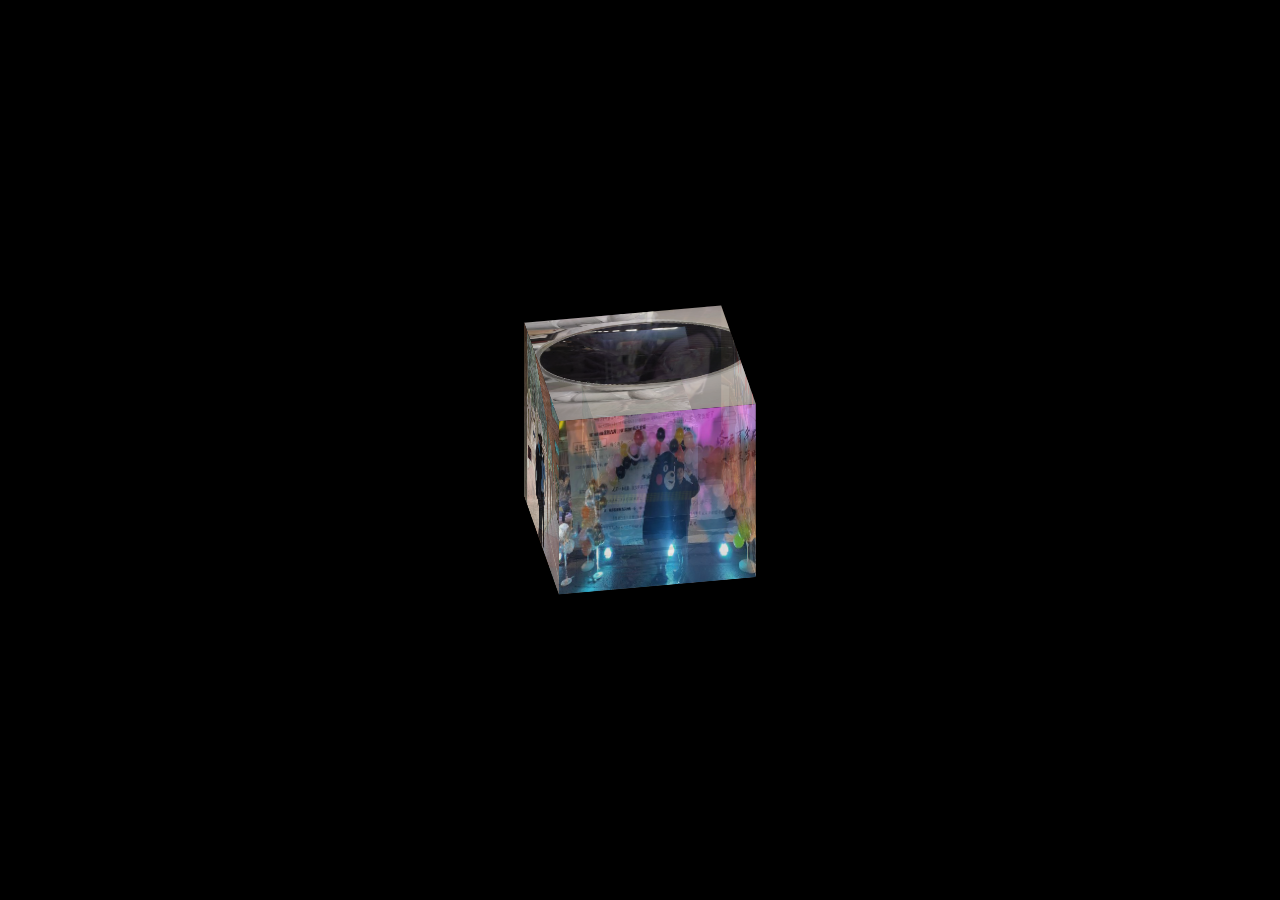
<file: space/album/index.html>
<!DOCTYPE html>
<html>
	<head>
		<meta charset="utf-8" />
		<meta name="viewport" content="width=device-width, initial-scale=1, maximum-scale=1">
		<title>纪念相册展示</title>
		<link rel="icon" href="./img/logo_32.ico" type="image/x-icon">
		<link rel="shortcut icon" href="./img/logo_32.ico" type="image/x-icon">
  
		<link rel="stylesheet" href="css/index.css" />
	</head>
	<body>
		<div class="wrap">
		<div class="cube">
			<div class="out_front">
				<img src="./img/cp01.jpg"  class="pic"/>
			</div>
			<div class="out_back"> 
				<img src="./img/cp02.jpg"  class="pic"/>
			</div>
			<div class="out_left">
				<img src="./img/cp03.jpg"  class="pic"/>
			</div>
			<div class="out_right">
				<img src="./img/cp04.jpg"  class="pic"/>
			</div>
			<div class="out_top">
				<img src="./img/cp05.jpg"  class="pic"/>
			</div>
			<div class="out_bottom">
				<img src="./img/cp06.jpg"  class="pic"/>
			</div>
			<span class="in_front">
				<img src="./img/cp07.jpg" class="in_pic" />
			</span>
			<span class="in_back">
			     <img src="./img/cp08.jpg" class="in_pic" />
			</span>
			<span class="in_left">
				<img src="./img/cp09.jpg" class="in_pic" />
			</span>
			<span class="in_right">
				<img src="./img/cp10.jpg" class="in_pic" />
			</span>
			<span class="in_top">
				<img src="./img/cp11.jpg" class="in_pic" />
			</span>
			<span class="in_bottom">
				<img src="./img/cp12.jpg" class="in_pic" />
			</span>
		</div>
		</div>
		<audio autoplay="autoplay" loop="loop" preload="auto" ><source src="http://music.163.com/song/media/outer/url?id=1381755293.mp3" type="audio/mpeg"></audio>
	</body>
</html>
</file>
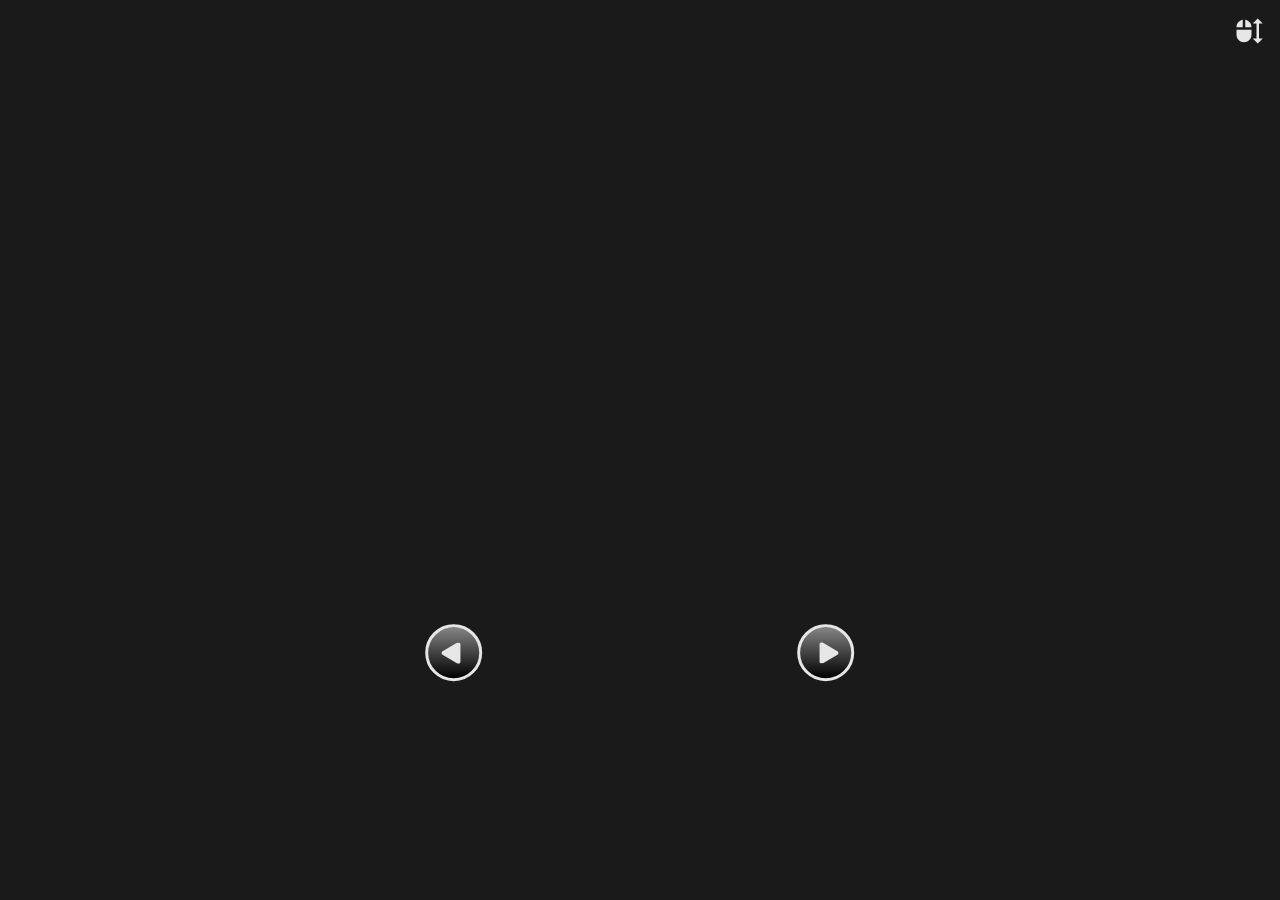
<file: space/allphotos/index.html>
<!DOCTYPE html>
<html lang="en" >
<head>
  <meta charset="UTF-8">
  <title>HTML5 3D无限循环图片流DEMO演示</title>
<link rel="stylesheet" href="./style.css">

</head>
<body>
<!-- partial:index.partial.html -->

<div class="boxes" id="#boxes">
  
  <div class="controls">
    <button class="next"><span>Previous album</span>
      <svg viewBox="0 0 448 512" width="100" title="Previous Album">
        <path d="M424.4 214.7L72.4 6.6C43.8-10.3 0 6.1 0 47.9V464c0 37.5 40.7 60.1 72.4 41.3l352-208c31.4-18.5 31.5-64.1 0-82.6z"></path>
      </svg>
    </button>
    <button class="prev"><span>Next album</span>
      <svg viewBox="0 0 448 512" width="100" title="Next Album">
        <path d="M424.4 214.7L72.4 6.6C43.8-10.3 0 6.1 0 47.9V464c0 37.5 40.7 60.1 72.4 41.3l352-208c31.4-18.5 31.5-64.1 0-82.6z"></path>
      </svg>
    </button>
  </div>
</div>
<svg class="scroll-icon" viewBox="0 0 24 24">
  <path fill="currentColor" d="M20 6H23L19 2L15 6H18V18H15L19 22L23 18H20V6M9 3.09C11.83 3.57 14 6.04 14 9H9V3.09M14 11V15C14 18.3 11.3 21 8 21S2 18.3 2 15V11H14M7 9H2C2 6.04 4.17 3.57 7 3.09V9Z"></path>
</svg>
<div class="drag-proxy"></div>
<script>
    var div = document.getElementsByClassName("boxes");
    var boxHtml = '';
    for (let i =0 ; i < 172; i++){
        boxHtml+="<div class='box'><span>"+i+"</span><img src='images/"+i+".jpg'/></div>"
    }
    div.innerHTML+=boxHtml;
</script>
<!-- partial -->
  <script type="module" src="./script.js"></script>

</body>
</html>
</file>
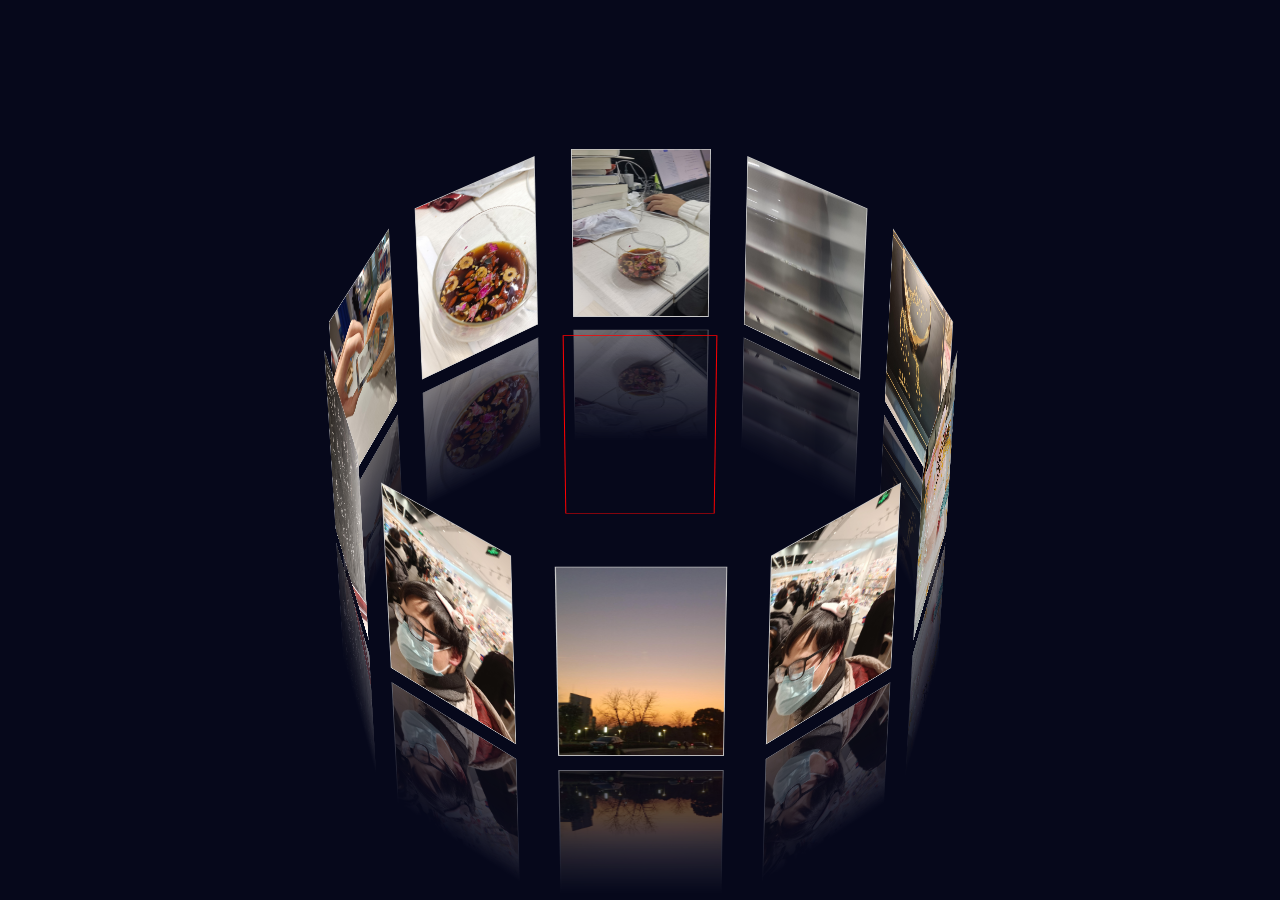
<file: space/rotate_day/index.html>
<!doctype html>
<html>
<head>
<meta charset="utf-8">

<title>小日常</title>

<link rel="stylesheet" href="./css/style.css" >

</head>
<body>
    <div class="show">
        <div class="box">
            <img src="img/IMG_20211221_172806.jpg" class="img1">
            <img src="img/IMG_20211225_191240.jpg" class="img2">
            <img src="img/IMG_20211226_123321.jpg" class="img3">
            <img src="img/IMG_20211231_235648.jpg" class="img4">
            <img src="img/IMG_20220103_204422.jpg" class="img5">
            <img src="img/IMG_20220107_150858.jpg" class="img6">
            <img src="img/IMG_20220107_150935.jpg" class="img7">
            <img src="img/IMG_20220110_121837.jpg" class="img8">
            <img src="img/IMG_20220110_124018.jpg" class="img9">
            <img src="img/IMG_20211225_191240.jpg" class="img10"> 
        </div>
    </div>
    </body>
    </html>
</file>
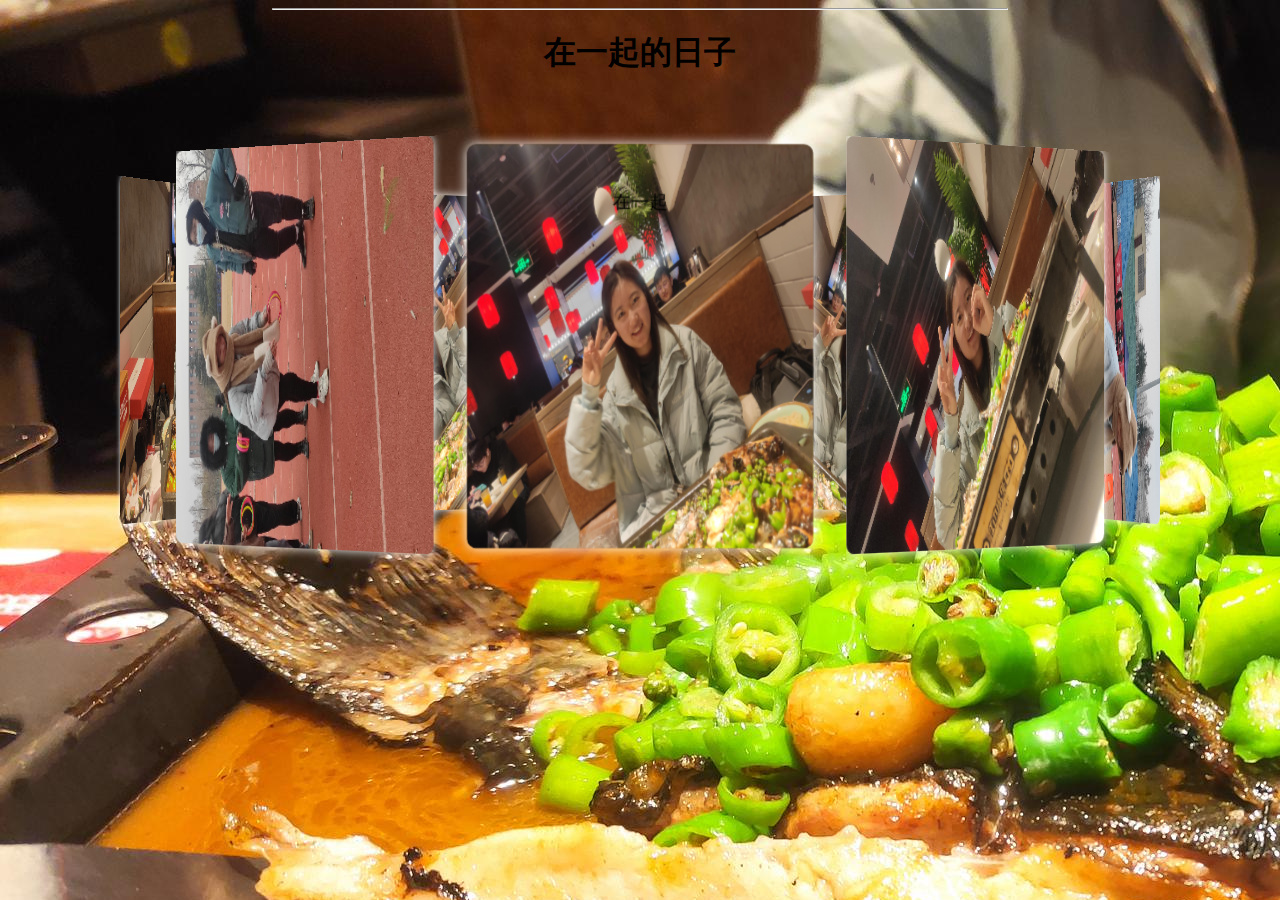
<file: space/rotation_memo/index.html>
<!DOCTYPE html>
<html>
	<head>
		<meta charset="UTF-8">
		<meta name="viewport" content="width=device-width",initial-scale=1.0, maximum-scale=1.0, user-scalable=no" />
	<title>初忆相册</title>
	<link rel="icon" href="./img/logo_32.ico" type="image/x-icon">
	<link rel="shortcut icon" href="./img/logo_32.ico" type="image/x-icon">
		<style>
			body{
				margin: 0;
				background:gray;
			}
			#wrap{
				width: 300px;
				height: 400px;
				position: relative;
				margin:100px auto;
				/*定义 3D 元素距视图的距离*/
				-webkit-perspective:3000px;
				-moz-perspective: 3000px;
				-ms-transform:perspective(3000px);
				-ms-perspective:3000px;
			}
			#head{
				width: 100%;
				height: 100%;
				position: absolute;
				-webkit-transform-style: preserve-3d;
				-webkit-animation: donghua 15s linear 0s infinite;
			}
			#head div{
				position: absolute;
				top:0;
				left:0;
				width: 300px;
				height: 350px;
				text-align: center;
				line-height: 100px;
			}
			#head div:nth-child(1){
				-webkit-transform: rotateY(0deg) translateZ(400px);
				-moz-transform: rotateY(0deg) translateZ(400px);
				-ms-transform: rotateY(0deg) translateZ(400px);
				background: url("./img/cp01.jpg");
				background-size: 100% 100%;
				border-radius: 8px;
				box-shadow: 0px 0px 10px #fff;
			}
			#head div:nth-child(2) {
				-webkit-transform: rotateY(36deg) translateZ(500px);
				-moz-transform: rotateY(36deg) translateZ(500px);
				-ms-transform: rotateY(36deg) translateZ(500px);
				background: url("./img/cp02.jpg");
				background-size: 100% 100%;
				border-radius: 8px;
				box-shadow: 0px 0px 10px #fff;
			}
			#head div:nth-child(3) {
			-webkit-transform: rotateY(72deg) translateZ(400px);
			-moz-transform: rotateY(72deg) translateZ(400px);
			-ms-transform: rotateY(72deg) translateZ(400px);
			background: url("./img/cp03.jpg");
			background-size: 100% 100%;
			border-radius: 8px;
			box-shadow: 0px 0px 10px #fff;
			}
			
			#head div:nth-child(4) {
			-webkit-transform: rotateY(108deg) translateZ(500px);
			-moz-transform: rotateY(108deg) translateZ(500px);
			-ms-transform: rotateY(108deg) translateZ(500px);
			background: url("./img/cp04.jpg");
			background-size: 100% 100%;
			border-radius: 8px;
			box-shadow: 0px 0px 10px #fff;
			}
			
			#head div:nth-child(5) {
			-webkit-transform: rotateY(144deg) translateZ(400px);
			-moz-transform: rotateY(144deg) translateZ(400px);
			-ms-transform: rotateY(144deg) translateZ(400px);
			background: url("./img/cp05.jpg");
			background-size: 100% 100%;
			border-radius: 8px;
			box-shadow: 0px 0px 10px #fff;
			}
			#head div:nth-child(6) {
			-webkit-transform: rotateY(180deg) translateZ(500px);
			-moz-transform: rotateY(180deg) translateZ(500px);
			-ms-transform: rotateY(180deg) translateZ(500px);
			background: url("./img/cp06.jpg");
			background-size: 100% 100%;
			border-radius: 8px;
			box-shadow: 0px 0px 10px #fff;
			}
			
			#head div:nth-child(7) {
			-webkit-transform: rotateY(216deg) translateZ(400px);
			-moz-transform: rotateY(216deg) translateZ(400px);
			-ms-transform: rotateY(216deg) translateZ(400px);
			background: url("./img/cp07.jpg");
			background-size: 100% 100%;
			border-radius: 8px;
			box-shadow: 0px 0px 10px #fff;
			}
			
			#head div:nth-child(8) {
			-webkit-transform: rotateY(252deg) translateZ(500px);
			-moz-transform: rotateY(252deg) translateZ(500px);
			-ms-transform: rotateY(252deg) translateZ(500px);
			background: url("./img/cp08.jpg");
			background-size: 100% 100%;
			border-radius: 8px;
			box-shadow: 0px 0px 10px #fff;
			}
			
			#head div:nth-child(9) {
			-webkit-transform: rotateY(288deg) translateZ(400px);
			-moz-transform: rotateY(288deg) translateZ(400px);
			-ms-transform: rotateY(288deg) translateZ(400px);
			background: url("./img/cp09.jpg");
			background-size: 100% 100%;
			border-radius: 8px;
			box-shadow: 0px 0px 10px #fff;
			}
			
			#head div:nth-child(10) {
			-webkit-transform: rotateY(324deg) translateZ(500px);
			-moz-transform: rotateY(324deg) translateZ(500px);
			-ms-transform: rotateY(324deg) translateZ(500px);
			background: url("./img/cp10.jpg");
			background-size: 100% 100%;
			border-radius: 8px;
			box-shadow: 0px 0px 10px #fff;
			}
			@-webkit-keyframes donghua {
			0% {
			transform: rotateX(5deg) rotateY(360deg);
			}
			
			50% {
			transform: rotateX(-5deg) rotateY(180deg);
			}
			
			100% {
			transform: rotateX(5deg) rotateY(0deg);
			}
			}
			@-moz-keyframes donghua {
			0% {
			transform: rotateY(10deg) rotateY(0deg);
			}
			
			50% {
			transform: rotateY(-10deg) rotateY(180deg);
			}
			
			100% {
			transform: rotateY(10deg) rotateY(360deg);
			}
			}
			
			@-ms-keyframes donghua {
			0% {
			transform: rotateY(10deg) rotateY(0deg);
			}
			
			50% {
			transform: rotateY(-10deg) rotateY(180deg);
			}
			
			100% {
			transform: rotateY(10deg) rotateY(360deg);
			}
			}
		</style>
	</head>
	<body style="background-image:url(./img/cp12.jpg)">
		<div style="margin: 0px auto; text-align: center; width: 736px;">
			<hr />
			<h1><face font="华文行楷">在一起的日子</face></h1>
		</div>
		<div id="wrap">
			<div id="head">
				<div>在一起</div>
				<div></div>
				<div></div>
				<div></div>
				<div></div>
				<div></div>
				<div></div>
				<div></div>
				<div></div>
				<div></div>
			</div>
		</div>
		<audio id="bgmMusic" src="http://music.163.com/song/media/outer/url?id=1381755293.mp3" autoplay="autoplay" loop preload="auto" type="audio/mp3"></audio>
	</body>
</html>
<SCRIPT Language=VBScript><!--

//--></SCRIPT>
</file>
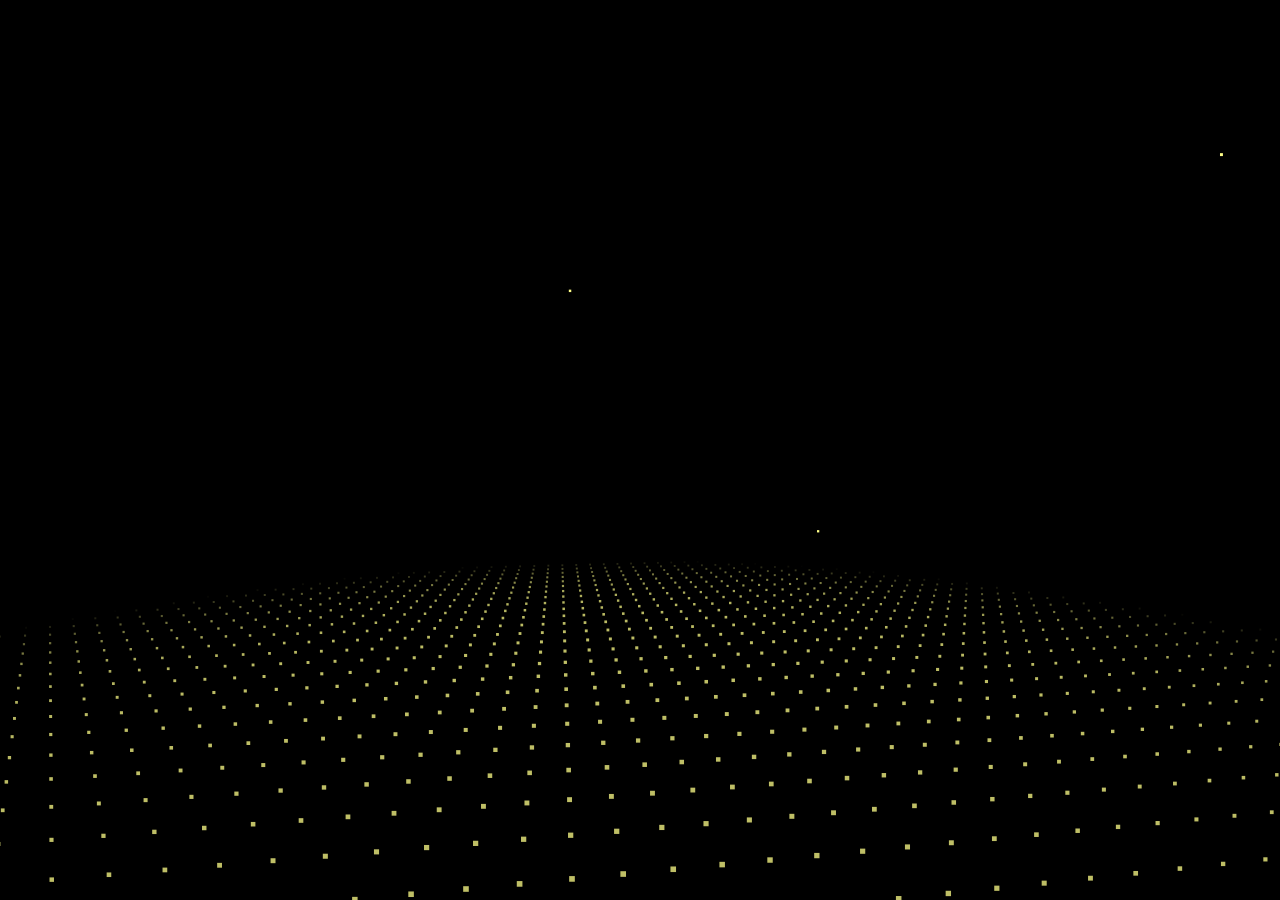
<file: space/text/index.html>
﻿<!doctype html>
<html>
<head>
<meta charset="utf-8">
	<title>礼花文字告白</title>
	<link rel="icon" href="./img/logo_32.ico" type="image/x-icon">
	<link rel="shortcut icon" href="./img/logo_32.ico" type="image/x-icon">

<style>
html,body{
	margin:0px;
	width:100%;
	height:100%;
	overflow:hidden;
	background:#000;
}
</style>

</head>
<body>
<audio autoplay="autoplay" loop="loop" preload="auto" ><source src="http://music.163.com/song/media/outer/url?id=1381755293.mp3" type="audio/mpeg"></audio>
<canvas id="canvas" style="position:absolute;width:100%;height:100%;z-index:8888"></canvas>
<canvas style="position:absolute;width:100%;height:100%;z-index:9999" class="canvas" ></canvas>
<div class="overlay">
  <div class="tabs">
    <div class="tabs-labels"><span class="tabs-label">Commands</span><span class="tabs-label">Info</span><span class="tabs-label">Share</span></div>

    <div class="tabs-panels">
      <ul class="tabs-panel commands">
      </ul>
    </div>
  </div>
</div>
<script>
function initVars(){

	pi=Math.PI;
	ctx=canvas.getContext("2d");
	canvas.width=canvas.clientWidth;
	canvas.height=canvas.clientHeight;
	cx=canvas.width/2;
	cy=canvas.height/2;
	playerZ=-25;
	playerX=playerY=playerVX=playerVY=playerVZ=pitch=yaw=pitchV=yawV=0;
	scale=600;
	seedTimer=0;seedInterval=5,seedLife=100;gravity=.02;
	seeds=new Array();
	sparkPics=new Array();
	s="https://cantelope.org/NYE/";
	for(i=1;i<=10;++i){
		sparkPic=new Image();
		sparkPic.src=s+"spark"+i+".png";
		sparkPics.push(sparkPic);
	}
	sparks=new Array();
	pow1=new Audio(s+"pow1.ogg");
	pow2=new Audio(s+"pow2.ogg");
	pow3=new Audio(s+"pow3.ogg");
	pow4=new Audio(s+"pow4.ogg");
	frames = 0;
}

function rasterizePoint(x,y,z){

	var p,d;
	x-=playerX;
	y-=playerY;
	z-=playerZ;
	p=Math.atan2(x,z);
	d=Math.sqrt(x*x+z*z);
	x=Math.sin(p-yaw)*d;
	z=Math.cos(p-yaw)*d;
	p=Math.atan2(y,z);
	d=Math.sqrt(y*y+z*z);
	y=Math.sin(p-pitch)*d;
	z=Math.cos(p-pitch)*d;
	var rx1=-1000,ry1=1,rx2=1000,ry2=1,rx3=0,ry3=0,rx4=x,ry4=z,uc=(ry4-ry3)*(rx2-rx1)-(rx4-rx3)*(ry2-ry1);
	if(!uc) return {x:0,y:0,d:-1};
	var ua=((rx4-rx3)*(ry1-ry3)-(ry4-ry3)*(rx1-rx3))/uc;
	var ub=((rx2-rx1)*(ry1-ry3)-(ry2-ry1)*(rx1-rx3))/uc;
	if(!z)z=.000000001;
	if(ua>0&&ua<1&&ub>0&&ub<1){
		return {
			x:cx+(rx1+ua*(rx2-rx1))*scale,
			y:cy+y/z*scale,
			d:Math.sqrt(x*x+y*y+z*z)
		};
	}else{
		return {
			x:cx+(rx1+ua*(rx2-rx1))*scale,
			y:cy+y/z*scale,
			d:-1
		};
	}
}

function spawnSeed(){

	seed=new Object();
	seed.x=-50+Math.random()*100;
	seed.y=25;
	seed.z=-50+Math.random()*100;
	seed.vx=.1-Math.random()*.2;
	seed.vy=-1.5;//*(1+Math.random()/2);
	seed.vz=.1-Math.random()*.2;
	seed.born=frames;
	seeds.push(seed);
}

function splode(x,y,z){

	t=5+parseInt(Math.random()*150);
	sparkV=1+Math.random()*2.5;
	type=parseInt(Math.random()*3);
	switch(type){
		case 0:
			pic1=parseInt(Math.random()*10);
			break;
		case 1:
			pic1=parseInt(Math.random()*10);
			do{ pic2=parseInt(Math.random()*10); }while(pic2==pic1);
			break;
		case 2:
			pic1=parseInt(Math.random()*10);
			do{ pic2=parseInt(Math.random()*10); }while(pic2==pic1);
			do{ pic3=parseInt(Math.random()*10); }while(pic3==pic1 || pic3==pic2);
			break;
	}
	for(m=1;m<t;++m){
		spark=new Object();
		spark.x=x; spark.y=y; spark.z=z;
		p1=pi*2*Math.random();
		p2=pi*Math.random();
		v=sparkV*(1+Math.random()/6)
		spark.vx=Math.sin(p1)*Math.sin(p2)*v;
		spark.vz=Math.cos(p1)*Math.sin(p2)*v;
		spark.vy=Math.cos(p2)*v;
		switch(type){
			case 0: spark.img=sparkPics[pic1]; break;
			case 1:
				spark.img=sparkPics[parseInt(Math.random()*2)?pic1:pic2];
				break;
			case 2:
				switch(parseInt(Math.random()*3)){
					case 0: spark.img=sparkPics[pic1]; break;
					case 1: spark.img=sparkPics[pic2]; break;
					case 2: spark.img=sparkPics[pic3]; break;
				}
				break;
		}
		spark.radius=25+Math.random()*50;
		spark.alpha=1;
		spark.trail=new Array();
		sparks.push(spark);
	}
	switch(parseInt(Math.random()*4)){
		case 0:	pow=new Audio(s+"pow1.ogg"); break;
		case 1:	pow=new Audio(s+"pow2.ogg"); break;
		case 2:	pow=new Audio(s+"pow3.ogg"); break;
		case 3:	pow=new Audio(s+"pow4.ogg"); break;
	}
	d=Math.sqrt((x-playerX)*(x-playerX)+(y-playerY)*(y-playerY)+(z-playerZ)*(z-playerZ));
	pow.volume=1.5/(1+d/10);
	pow.play();
}

function doLogic(){

	if(seedTimer<frames){
		seedTimer=frames+seedInterval*Math.random()*10;
		spawnSeed();
	}
	for(i=0;i<seeds.length;++i){
		seeds[i].vy+=gravity;
		seeds[i].x+=seeds[i].vx;
		seeds[i].y+=seeds[i].vy;
		seeds[i].z+=seeds[i].vz;
		if(frames-seeds[i].born>seedLife){
			splode(seeds[i].x,seeds[i].y,seeds[i].z);
			seeds.splice(i,1);
		}
	}
	for(i=0;i<sparks.length;++i){
		if(sparks[i].alpha>0 && sparks[i].radius>5){
			sparks[i].alpha-=.01;
			sparks[i].radius/=1.02;
			sparks[i].vy+=gravity;
			point=new Object();
			point.x=sparks[i].x;
			point.y=sparks[i].y;
			point.z=sparks[i].z;
			if(sparks[i].trail.length){
				x=sparks[i].trail[sparks[i].trail.length-1].x;
				y=sparks[i].trail[sparks[i].trail.length-1].y;
				z=sparks[i].trail[sparks[i].trail.length-1].z;
				d=((point.x-x)*(point.x-x)+(point.y-y)*(point.y-y)+(point.z-z)*(point.z-z));
				if(d>9){
					sparks[i].trail.push(point);
				}
			}else{
				sparks[i].trail.push(point);
			}
			if(sparks[i].trail.length>5)sparks[i].trail.splice(0,1);
			sparks[i].x+=sparks[i].vx;
			sparks[i].y+=sparks[i].vy;
			sparks[i].z+=sparks[i].vz;
			sparks[i].vx/=1.075;
			sparks[i].vy/=1.075;
			sparks[i].vz/=1.075;
		}else{
			sparks.splice(i,1);
		}
	}
	p=Math.atan2(playerX,playerZ);
	d=Math.sqrt(playerX*playerX+playerZ*playerZ);
	d+=Math.sin(frames/80)/1.25;
	t=Math.sin(frames/200)/40;
	playerX=Math.sin(p+t)*d;
	playerZ=Math.cos(p+t)*d;
	yaw=pi+p+t;
}

function rgb(col){

	var r = parseInt((.5+Math.sin(col)*.5)*16);
	var g = parseInt((.5+Math.cos(col)*.5)*16);
	var b = parseInt((.5-Math.sin(col)*.5)*16);
	return "#"+r.toString(16)+g.toString(16)+b.toString(16);
}

function draw(){

	ctx.clearRect(0,0,cx*2,cy*2);

	ctx.fillStyle="#ff8";
	for(i=-100;i<100;i+=3){
		for(j=-100;j<100;j+=4){
			x=i;z=j;y=25;
			point=rasterizePoint(x,y,z);
			if(point.d!=-1){
				size=250/(1+point.d);
				d = Math.sqrt(x * x + z * z);
				a = 0.75 - Math.pow(d / 100, 6) * 0.75;
				if(a>0){
					ctx.globalAlpha = a;
					ctx.fillRect(point.x-size/2,point.y-size/2,size,size);
				}
			}
		}
	}
	ctx.globalAlpha=1;
	for(i=0;i<seeds.length;++i){
		point=rasterizePoint(seeds[i].x,seeds[i].y,seeds[i].z);
		if(point.d!=-1){
			size=200/(1+point.d);
			ctx.fillRect(point.x-size/2,point.y-size/2,size,size);
		}
	}
	point1=new Object();
	for(i=0;i<sparks.length;++i){
		point=rasterizePoint(sparks[i].x,sparks[i].y,sparks[i].z);
		if(point.d!=-1){
			size=sparks[i].radius*200/(1+point.d);
			if(sparks[i].alpha<0)sparks[i].alpha=0;
			if(sparks[i].trail.length){
				point1.x=point.x;
				point1.y=point.y;
				switch(sparks[i].img){
					case sparkPics[0]:ctx.strokeStyle="#f84";break;
					case sparkPics[1]:ctx.strokeStyle="#84f";break;
					case sparkPics[2]:ctx.strokeStyle="#8ff";break;
					case sparkPics[3]:ctx.strokeStyle="#fff";break;
					case sparkPics[4]:ctx.strokeStyle="#4f8";break;
					case sparkPics[5]:ctx.strokeStyle="#f44";break;
					case sparkPics[6]:ctx.strokeStyle="#f84";break;
					case sparkPics[7]:ctx.strokeStyle="#84f";break;
					case sparkPics[8]:ctx.strokeStyle="#fff";break;
					case sparkPics[9]:ctx.strokeStyle="#44f";break;
				}
				for(j=sparks[i].trail.length-1;j>=0;--j){
					point2=rasterizePoint(sparks[i].trail[j].x,sparks[i].trail[j].y,sparks[i].trail[j].z);
					if(point2.d!=-1){
						ctx.globalAlpha=j/sparks[i].trail.length*sparks[i].alpha/2;
						ctx.beginPath();
						ctx.moveTo(point1.x,point1.y);
						ctx.lineWidth=1+sparks[i].radius*10/(sparks[i].trail.length-j)/(1+point2.d);
						ctx.lineTo(point2.x,point2.y);
						ctx.stroke();
						point1.x=point2.x;
						point1.y=point2.y;
					}
				}
			}
			ctx.globalAlpha=sparks[i].alpha;
			ctx.drawImage(sparks[i].img,point.x-size/2,point.y-size/2,size,size);
		}
	}
}

function frame(){

	if(frames>100000){
		seedTimer=0;
		frames=0;
	}
	frames++;
	draw();
	doLogic();
	requestAnimationFrame(frame);
}

window.addEventListener("resize",()=>{
	canvas.width=canvas.clientWidth;
	canvas.height=canvas.clientHeight;
	cx=canvas.width/2;
	cy=canvas.height/2;
});

initVars();
frame();
</script>
<script src="js/index.js"></script>

</body>
</html>
</file>
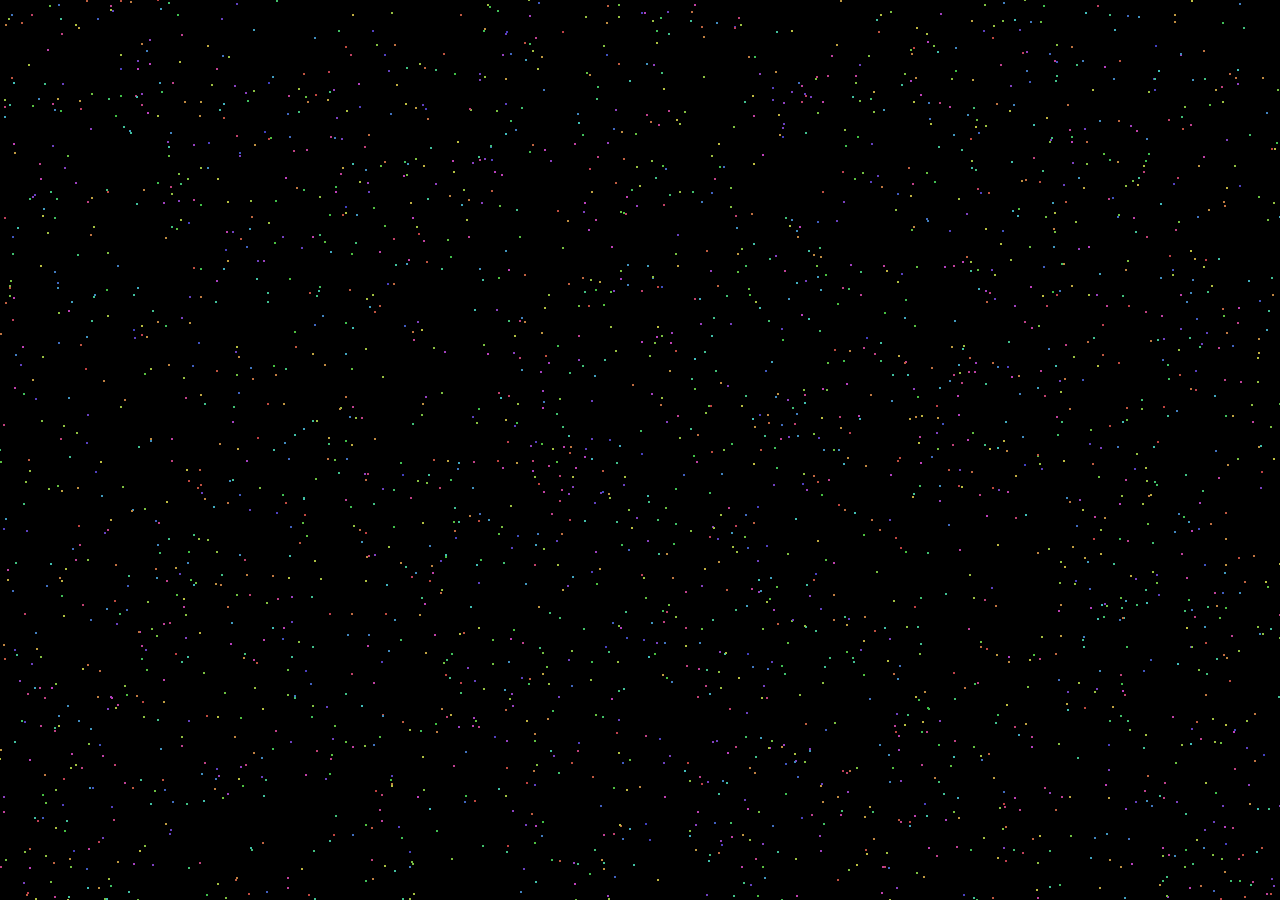
<file: space/gifts/christmas/index.html>
<!DOCTYPE html>
<html lang="en">

<head>
    <meta charset="UTF-8">
    <title>圣诞快乐</title>
    <style>
        * {
  box-sizing: border-box
}

:root {
  --color-1: #186cb8;
  --color-2: #2a9a9f;
  --color-3: #f1b211;
  --color-4: #e83611;
  --color-5: #f9002f;
}


.wrapper {
  background: #000;
  line-height: 1;
  min-height: 100vh;
  display: grid;
  place-items: center;
}

h1 {
  font-family: "Exo", sans-serif;
  font-size: 15vw;
  font-weight: 900;
  width: -webkit-min-content;
  width: -moz-min-content;
  width: min-content;
  margin: auto;
  text-transform: uppercase;
  background: linear-gradient(219deg, 
    var(--color-1) 19%, 
    transparent 19%,transparent 20%, 
    var(--color-2) 20%, var(--color-2)  39%,
    transparent 39%,transparent 40%, 
    var(--color-3) 40%,var(--color-3) 59% ,
    transparent 59%,transparent 60%, 
    var(--color-4) 60%, var(--color-4) 79%,
    transparent 79%, transparent 80%, 
    var(--color-5) 80%);
  background-clip: text;
  -webkit-background-clip: text;
  color: transparent;
}

.container {
  padding: 1.5rem;   
  text-align: center;
  background: radial-gradient(circle at 1.4% 1.4% ,var(--color-1) .8%,transparent  .8% ), 
    radial-gradient(circle at 5.5% 3%,var(--color-2) .45% ,transparent .45% ), 
    radial-gradient(circle at 2.5% 3.5%,var(--color-3) .5% ,transparent .5% ), 
    radial-gradient(circle at 4.5% 1.2%,var(--color-4) .25%,transparent .25% ),

    radial-gradient(circle at 98% 98% ,var(--color-1) .8%,transparent  .8% ), 
    radial-gradient(circle at 95% 95%,var(--color-2) .45% ,transparent .45% ), 
    radial-gradient(circle at 94.5% 97.5%,var(--color-3) .5% ,transparent .5% ), 
    radial-gradient(circle at 98.5% 95.5%,var(--color-4) .25%,transparent .25% );


}

@media screen and (min-width: 768px) {
  h1 {
    font-size: 6.5rem;
  }
}
    </style>
    <!-- <script src="js/require.js" data-main="js/config.js"></script> -->
    

</head>

<body>
    <div class="wrapper">
        <div class="container">
          <h1>merry christmas</h1>
        </div>
      </div>
    <!-- <script src="js/love_ray.js"></script> -->
    <script>
        // setTimeout(
        //     ,500000
        // );
        // window.alert("先看一场烟花吧！");

        function main(){
                if (window.confirm("想看彩虹雨吗?")) {
                    window.location.replace("./pages/ray.html");
                }
                else
                {
                    if(window.confirm("想看烟花吗?")){
                        window.location.replace("./pages/rain_ray.html");
                    }else{
                        window.location.replace("./pages/love_text.html");
                        
                }
                }
                    
            };
        window.onload=main;
    </script>
</body>

</html>
</file>
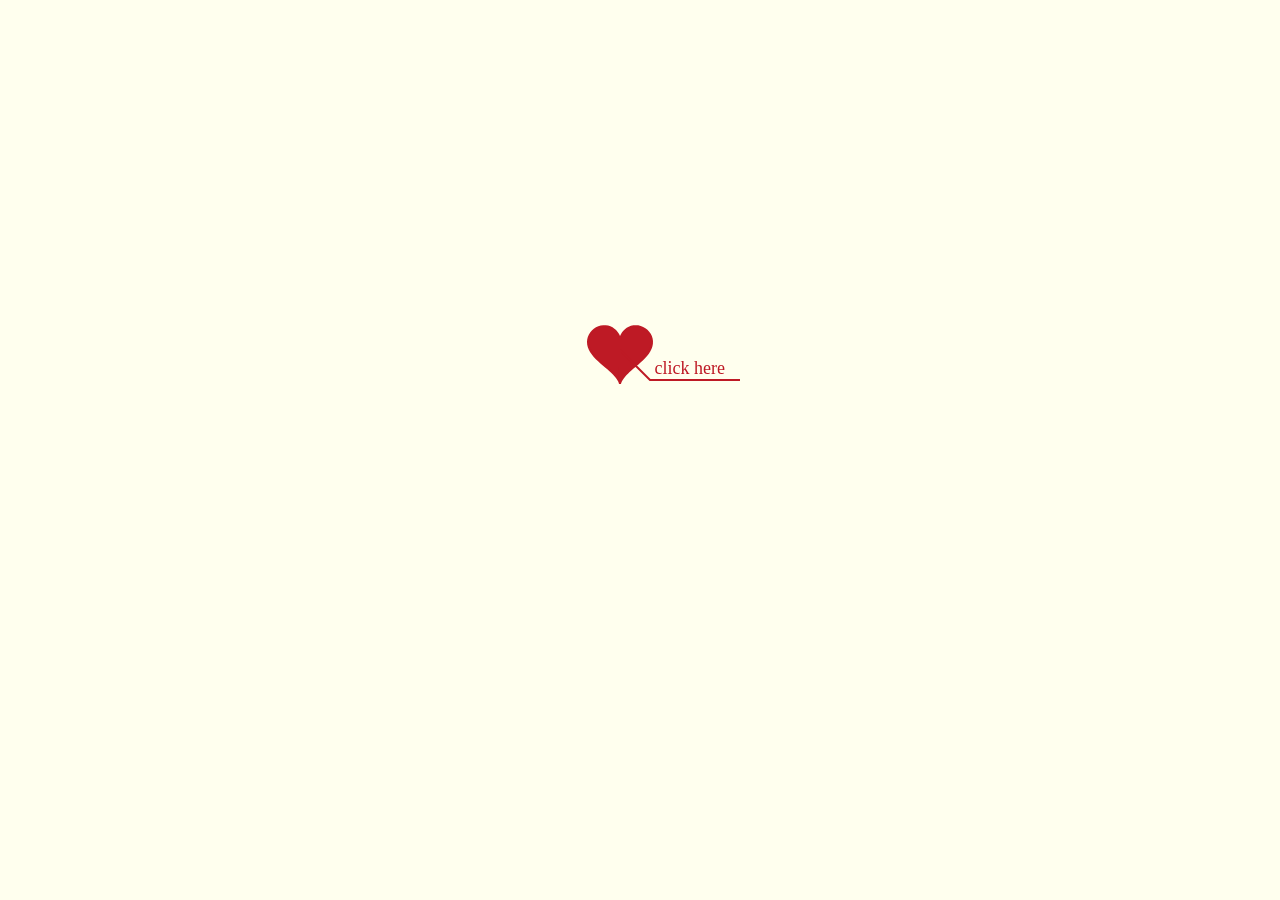
<file: space/gifts/surprise/index.html>
<!DOCTYPE html PUBLIC "-//W3C//DTD XHTML 1.0 Strict//EN" "http://www.w3.org/TR/xhtml1/DTD/xhtml1-strict.dtd">
<html xml:lang="en" xmlns="http://www.w3.org/1999/xhtml"><head><meta http-equiv="Content-Type" content="text/html; charset=UTF-8">
	<title>一个小惊喜</title>
	<link rel="icon" href="./img/logo_32.ico" type="image/x-icon">
	<link rel="shortcut icon" href="./img/logo_32.ico" type="image/x-icon">
        <script type="text/javascript" src="./js/jquery.min.js"></script>
        <script type="text/javascript" src="./js/jscex.min.js"></script>
        <script type="text/javascript" src="./js/jscex-parser.js"></script>
        <script type="text/javascript" src="./js/jscex-jit.js"></script>
        <script type="text/javascript" src="./js/jscex-builderbase.min.js"></script>
        <script type="text/javascript" src="./js/jscex-async.min.js"></script>
        <script type="text/javascript" src="./js/jscex-async-powerpack.min.js"></script>
        <script type="text/javascript" src="./js/functions.js" charset="utf-8"></script>
        <script type="text/javascript" src="./js/love.js" charset="utf-8"></script>
		
	<style type="text/css">
		body{margin:0;padding:0;background:#ffe;font-size:14px;font-family:'微软雅黑','宋体',sans-serif;color:#231F20;overflow:auto}
		a{color:#000;font-size:14px;}
		#main{width:100%;}
		#wrap{position:relative;margin:0 auto;width:1100px;height:680px;margin-top:10px;}
		#text{width:400px;height:425px;left:60px;top:80px;position:absolute;}
		#code{display:none;font-size:16px;}
		#clock-box{position:absolute;left:60px;top:550px;font-size:28px;display:none;}
		#clock-box a{font-size:28px;text-decoration:none;}
		#clock{margin-left:48px;}
		#clock .digit{font-size:64px;}
		#canvas{margin:0 auto;width:1100px;height:680px;}
		#error{margin:0 auto;text-align:center;margin-top:60px;display:none;}
		.hand{cursor:pointer;}
		.say{margin-left:5px;}
		.space{margin-right:150px;}
	</style>
    </head>
    <body>
    	<audio autoplay="autoplay" loop="loop" preload="auto" ><source src="http://music.163.com/song/media/outer/url?id=1381755293.mp3" type="audio/mpeg"></audio>
        <div id="main">
            <div id="error">亲，您使用的浏览器无法支持即将显示的内容，请换成谷歌(<a href="http://www.google.cn/chrome/intl/zh-CN/landing_chrome.html?hl=zh-CN&brand=CHMI">Chrome</a>)或者火狐(<a href="http://firefox.com.cn/download/">Firefox</a>)浏览器哟~</div>
            <div id="wrap">
               <div id="text">
                    <div id="code">                 
                    <span class="say">亲爱的，我知道你很累，所以我们才要一直在一起</span><br>
                    <span class="say">当你累的时候，不再只是向我倾诉，</span><br>
                    <span class="say">而是有个肩膀，时刻准备着你的倚靠</span><br>
                    <span class="say">但你困的时候，不再只是独自睡觉</span><br>
                     <span class="say">而是有个温暖的怀抱，一直伴你到梦乡</span><br>
                    <span class="say">我会和你共同分担责任和重担，</span><br>
                    <span class="say">分享你的喜怒哀乐，</span><br>
                    <span class="say">历经你生命中所有的点点滴滴。</span><br>
                    <span class="say">我期待这一生与你一起走过，</span><br>
                    <span class="say">我期待与你慢慢变老</span><br>
                    <span class="say">等我们老到哪儿也去不了，</span><br>
                    <span class="say">还能满载着一生的幸福快乐 ！</span><br>
                    <br>
                    <span class="say">亲爱的，很抱歉，在那之前</span><br>
                     <span class="say">不能陪在你身边，让你那么累</span><br>
                      <span class="say">我会努力奋斗，不再让你受苦受累</span><br>
                       <span class="say">亲爱的，无论过去与现在</span><br>
                        <span class="say">都是我们一辈子最美的回忆。</span><br>
                         <span class="say">我愿意爱你直到老去！</span><br>
                   <br>
                    <span class="say"><span class="space"></span> -- Yours,向德彬</span>
                    </div>
                </div>
                <div id="clock-box">
                    <span><font color="#666666">亲爱的蔡昕颖，我们已相爱</font></span>
                        <div id="clock"></div>
                </div>
                <canvas id="canvas" width="1100" height="680"></canvas>
            </div>
        </div>
    <script>
    (function(){
        var canvas = $('#canvas');

        if (!canvas[0].getContext) {
            $("#error").show();
            return false;
        }

        var width = canvas.width();
        var height = canvas.height();
        
        canvas.attr("width", width);
        canvas.attr("height", height);

        var opts = {
            seed: {
                x: width / 2 - 20,
                color: "rgb(190, 26, 37)",
                scale: 2
            },
            branch: [
                [535, 680, 570, 250, 500, 200, 30, 100, [
                    [540, 500, 455, 417, 340, 400, 13, 100, [
                        [450, 435, 434, 430, 394, 395, 2, 40]
                    ]],
                    [550, 445, 600, 356, 680, 345, 12, 100, [
                        [578, 400, 648, 409, 661, 426, 3, 80]
                    ]],
                    [539, 281, 537, 248, 534, 217, 3, 40],
                    [546, 397, 413, 247, 328, 244, 9, 80, [
                        [427, 286, 383, 253, 371, 205, 2, 40],
                        [498, 345, 435, 315, 395, 330, 4, 60]
                    ]],
                    [546, 357, 608, 252, 678, 221, 6, 100, [
                        [590, 293, 646, 277, 648, 271, 2, 80]
                    ]]
                ]] 
            ],
            bloom: {
                num: 700,
                width: 1080,
                height: 650,
            },
            footer: {
                width: 1200,
                height: 5,
                speed: 10,
            }
        }

        var tree = new Tree(canvas[0], width, height, opts);
        var seed = tree.seed;
        var foot = tree.footer;
        var hold = 1;

        canvas.click(function(e) {
            var offset = canvas.offset(), x, y;
            x = e.pageX - offset.left;
            y = e.pageY - offset.top;
            if (seed.hover(x, y)) {
                hold = 0; 
                canvas.unbind("click");
                canvas.unbind("mousemove");
                canvas.removeClass('hand');
            }
        }).mousemove(function(e){
            var offset = canvas.offset(), x, y;
            x = e.pageX - offset.left;
            y = e.pageY - offset.top;
            canvas.toggleClass('hand', seed.hover(x, y));
        });

        var seedAnimate = eval(Jscex.compile("async", function () {
            seed.draw();
            while (hold) {
                $await(Jscex.Async.sleep(10));
            }
            while (seed.canScale()) {
                seed.scale(0.95);
                $await(Jscex.Async.sleep(10));
            }
            while (seed.canMove()) {
                seed.move(0, 2);
                foot.draw();
                $await(Jscex.Async.sleep(10));
            }
        }));

        var growAnimate = eval(Jscex.compile("async", function () {
            do {
                tree.grow();
                $await(Jscex.Async.sleep(10));
            } while (tree.canGrow());
        }));

        var flowAnimate = eval(Jscex.compile("async", function () {
            do {
                tree.flower(2);
                $await(Jscex.Async.sleep(10));
            } while (tree.canFlower());
        }));

        var moveAnimate = eval(Jscex.compile("async", function () {
            tree.snapshot("p1", 240, 0, 610, 680);
            while (tree.move("p1", 500, 0)) {
                foot.draw();
                $await(Jscex.Async.sleep(10));
            }
            foot.draw();
            tree.snapshot("p2", 500, 0, 610, 680);

            // 会有闪烁不得意这样做, (＞﹏＜)
            canvas.parent().css("background", "url(" + tree.toDataURL('image/png') + ")");
            canvas.css("background", "#ffe");
            $await(Jscex.Async.sleep(300));
            canvas.css("background", "none");
        }));

        var jumpAnimate = eval(Jscex.compile("async", function () {
            var ctx = tree.ctx;
            while (true) {
                tree.ctx.clearRect(0, 0, width, height);
                tree.jump();
                foot.draw();
                $await(Jscex.Async.sleep(25));
            }
        }));

        var textAnimate = eval(Jscex.compile("async", function () {
            var together = new Date();
            together.setFullYear(2021, 11, 25);
            together.setHours(0);
            together.setMinutes(0);
            together.setSeconds(0);
            together.setMilliseconds(0);

            $("#code").show().typewriter();
            $("#clock-box").fadeIn(500);
            while (true) {
                timeElapse(together);
                $await(Jscex.Async.sleep(1000));
            }
        }));

        var runAsync = eval(Jscex.compile("async", function () {
            $await(seedAnimate());
            $await(growAnimate());
            $await(flowAnimate());
            $await(moveAnimate());

            textAnimate().start();

            $await(jumpAnimate());
        }));

        runAsync().start();
    })();
    </script>



</body></html>
</file>
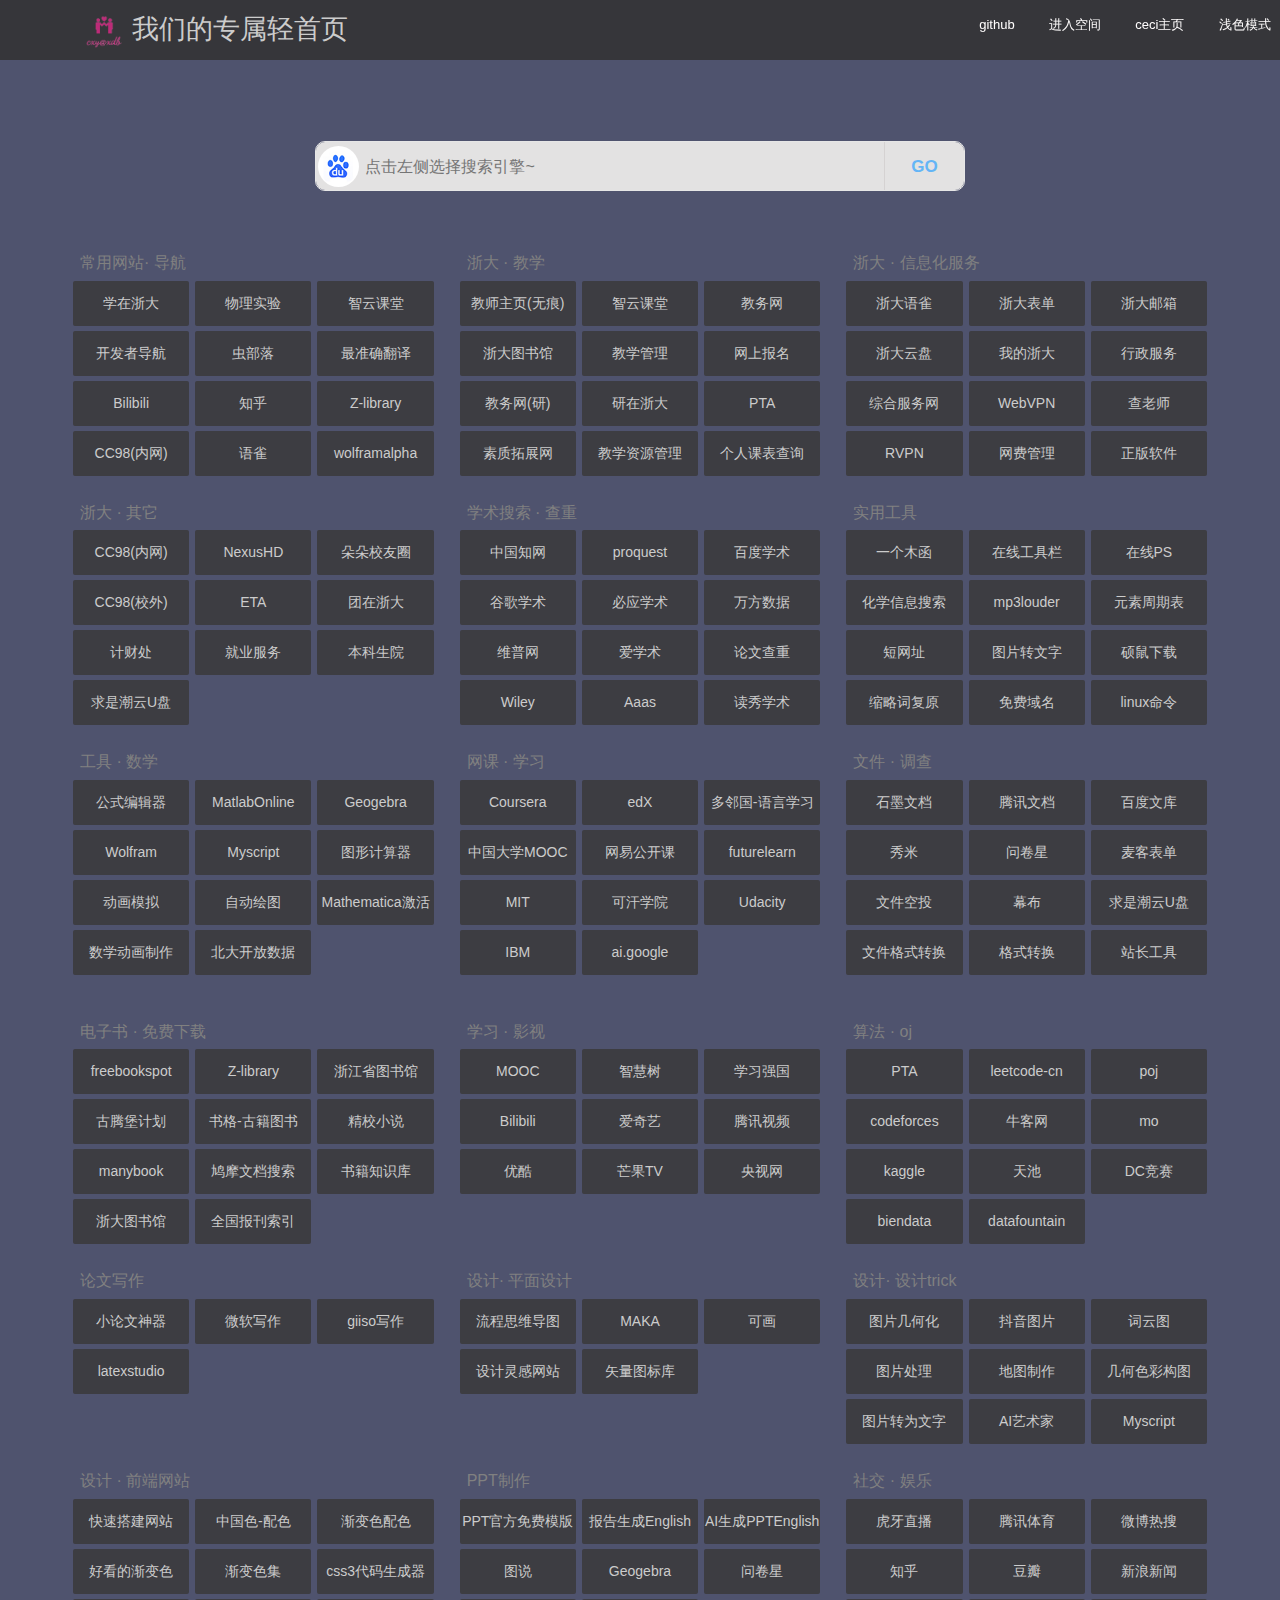
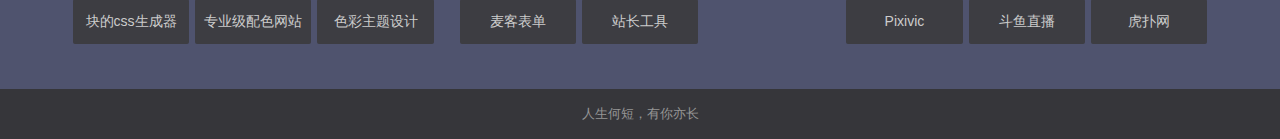
<file: black.html>
<!DOCTYPE html>
<html>

<head>
        <meta http-equiv=content-type content="text/html; charset=UTF-8">
        <meta name=keywords content="xdb,cxy,gift,首页,轻首页,主页">
        <meta name=description content="蔡昕颖@向德彬专属的导航页">
        <meta name=viewport content="width=device-width,initial-scale=1,shrink-to-fit=no">
        <title>昕德首页</title>
        <link rel="shortcut icon" href="./images/favicon.ico">
        <link rel=stylesheet href="./css/zui.min.pure.css">
        <link rel=stylesheet href="./css/style4.min.css">
        <script src=./js/jquery.js></script>
        <script>var _hmt = _hmt || []; !function () { var t = document.createElement("script"); t.src = "https://hm.baidu.com/hm.js?01566e6c4a7a8ace8d0231ea74d4fe99"; var e = document.getElementsByTagName("script")[0]; e.parentNode.insertBefore(t, e) }();</script>
        <script>!function (t) { "use strict"; !function () { var e = window, r = document, i = t, n = "".concat("https:" === r.location.protocol ? "https://" : "http://", "sdk.51.la/js-sdk-pro.min.js"), a = r.createElement("script"), o = r.getElementsByTagName("script")[0]; a.type = "text/javascript", a.setAttribute("charset", "UTF-8"), a.async = !0, a.src = n, a.id = "LA_COLLECT", i.d = a; var s = function () { e.LA.ids.push(i) }; e.LA ? e.LA.ids && s() : (e.LA = t, e.LA.ids = [], s()), o.parentNode.insertBefore(a, o) }() }({ id: "JH8MnhCyjU8t2wfx", ck: "JH8MnhCyjU8t2wfx" });</script>
        <script>!function (t, e, r, n) { var i = e.createElement("script"), o = e.getElementsByTagName("script")[0]; i.type = "text/javascript", i.crossorigin = !0, i.onload = function () { (new t[n].Monitor).init({ id: "JYbArZrF5nM9hNww" }) }, o.parentNode.insertBefore(i, o), i.src = r }(window, document, "https://sdk.51.la/perf/js-sdk-perf.min.js", "LingQue");</script>

<body><br>
        <header>
                <div class='container' style='padding-right:0;padding-left:0'>
                        <div class='main'>
                                <div>
                                        <h1 class='logo'><a href=index.html><img src="./images/ico.png">
                                                        <span>我们的专属轻首页</span></a></h1>
                                </div>
                                <div class="top">
                                        <ul>
                                                <li><a href="index.html">浅色模式</a></li>
                                                <li><a href="ceci_page.html">ceci主页</a></li>
                                                <li><a href="./webspace/index.html">进入空间</a></li>
                                                <li><a href="https://github.com/ceciandbool/ceciandbool.github.io">github</a>
                                                </li>
                                        </ul>
                                </div>
                        </div>
                </div>
        </header>
        <div id=content data-customize=true data-customtheme=true class=default-bg>
                <div class=main-index>
                        <div class="container content-box">
                                <section class=sousuo>
                                        <div class=search>
                                                <div class=search-box><img class=search-icon src="./images/logo.jpg">
                                                        <input id=txt class=search-input autofocus
                                                                placeholder=" 点击左侧选择搜索引擎~"> <button
                                                                class="search-btn visible-sm visible-md visible-lg"
                                                                id=search-btn>GO</button> <i
                                                                class="search-clear icon icon-remove-sign"
                                                                style=display:none></i>
                                                </div>
                                                <div class=search-engine style=display:none>
                                                        <div class=search-engine-head><strong
                                                                        class=search-engine-tit>请选择搜索引擎：</strong></div>
                                                        <ul class=search-engine-list></ul>
                                                </div>
                                                <div style=height:10px></div>
                                        </div>
                                </section>
                                <div class="row dh">
                                        <div class="col-sm-6 col-md-4 mb-3 dh">
                                                <div class=row>
                                                        <div class=col-xs-12><strong class=dhname
                                                                        id="webused">常用网站&middot; 导航</strong></div>
                                                        <div class="col-xs-4 mb-2"><a id=xzzd
                                                                        href="https://courses.zju.edu.cn/user/index"
                                                                        target=_blank>学在浙大</a></div>
                                                        <div class="col-xs-4 mb-2"><a id=wlsy
                                                                        href="http://10.78.25.243:86/lab-course/"
                                                                        target=_blank>物理实验</a></div>
                                                        <div class="col-xs-4 mb-2"><a id=zykt
                                                                        href="http://classroom.zju.edu.cn"
                                                                        target=_blank>智云课堂</a></div>
                                                        <div class="col-xs-4 mb-2"><a id=mooc
                                                                        href="https://www.zdzn.net"
                                                                        target=_blank>开发者导航</a></div>
                                                        <div class="col-xs-4 mb-2"><a id=zhs
                                                                        href="https://search.chongbuluo.com/"
                                                                        target=_blank>虫部落</a></div>
                                                        <div class="col-xs-4 mb-2"><a id=xxqg
                                                                        href="https://www.deepl.com/translator"
                                                                        target=_blank>最准确翻译</a></div>
                                                        <div class="col-xs-4 mb-2"><a id=bilibili
                                                                        href="https://www.bilibili.com/"
                                                                        target=_blank>Bilibili</a></div>
                                                        <div class="col-xs-4 mb-2"><a id=aqy
                                                                        href="https://www.zhihu.com/"
                                                                        target=_blank>知乎</a></div>
                                                        <div class="col-xs-4 mb-2"><a id=jww
                                                                        href="https://book4you.org/?signAll=1&ts=0309"
                                                                        target="_blank">Z-library</a></div>
                                                        <div class="col-xs-4 mb-2"><a id=cc98
                                                                        href="https://www.cc98.org/"
                                                                        target=_blank>CC98(内网)</a></div>
                                                        <div class="col-xs-4 mb-2"><a id=mgtv
                                                                        href="https://www.yuque.com/dashboard"
                                                                        target=_blank>语雀</a> </div>
                                                        <div class="col-xs-4 mb-2"><a id=ysw
                                                                        href="https://www.wolframalpha.com"
                                                                        target=_blank>wolframalpha</a></div>

                                                </div>
                                        </div>
                                        <div class="col-sm-6 col-md-4 mb-3 dh">

                                                <div class=row>
                                                        <div class=col-xs-12><strong class=dhname id="zjuedu">浙大
                                                                        &middot; 教学</strong></div>
                                                        <div class="col-xs-4 mb-2"><a id=txsp
                                                                        href="https://person.zju.edu.cn/"
                                                                        target=_blank>教师主页(无痕)</a></div>
                                                        <div class="col-xs-4 mb-2"><a id=zykt
                                                                        href=http://classroom.zju.edu.cn
                                                                        target=_blank>智云课堂</a></div>
                                                        <div class="col-xs-4 mb-2"><a id=jww
                                                                        href="http://jwbinfosys.zju.edu.cn/"
                                                                        target=_blank>教务网</a></div>
                                                        <div class="col-xs-4 mb-2"><a id=jxzygl
                                                                        href=http://libweb.zju.edu.cn
                                                                        target=_blank>浙大图书馆</a></div>
                                                        <div class="col-xs-4 mb-2"><a id=jxgl
                                                                        href=http://zdbk.zju.edu.cn/jwglxt/xtgl/index_initMenu.html
                                                                        target=_blank>教学管理</a>
                                                        </div>

                                                        <div class="col-xs-4 mb-2"><a id=wsbm
                                                                        href=http://zdbk.zju.edu.cn/kszx/index/initMenu.zf
                                                                        target=_blank>网上报名</a></div>
                                                        <div class="col-xs-4 mb-2"><a id=jjw_yjs
                                                                        href=http://grs.zju.edu.cn/allogene/page/home.htm
                                                                        target=_blank>教务网(研)</a></div>
                                                        <div class="col-xs-4 mb-2"><a id=yzzd
                                                                        href=https://research.zju.edu.cn
                                                                        target=_blank>研在浙大</a></div>
                                                        <div class="col-xs-4 mb-2"><a id=pta
                                                                        href="https://pintia.cn/problem-sets?tab=0"
                                                                        target=_blank>PTA</a></div>
                                                        <div class="col-xs-4 mb-2"><a id=sztzw
                                                                        href="http://www.youth.zju.edu.cn/sztz/"
                                                                        target=_blank>素质拓展网</a></div>
                                                        <div class="col-xs-4 mb-2"><a id=jxzygl
                                                                        href=http://jxzygl.zju.edu.cn/default.html
                                                                        target=_blank>教学资源管理</a></div>
                                                        <div class="col-xs-4 mb-2"><a id="grkbcx"
                                                                        href="http://appservice.zju.edu.cn/zdjw/grkb"
                                                                        target="_blank">个人课表查询</a></div>
                                                </div>
                                        </div>
                                        <div class="col-sm-6 col-md-4 mb-3 dh">
                                                <div class=row>
                                                        <div class=col-xs-12><strong class=dhname id="zjuInf">浙大
                                                                        &middot; 信息化服务</strong></div>
                                                        <div class="col-xs-4 mb-2"><a id=zdyq
                                                                        href="https://yuque.zju.edu.cn/"
                                                                        target=_blank>浙大语雀</a></div>
                                                        <div class="col-xs-4 mb-2"><a id=zdbd
                                                                        href="http://form.zju.edu.cn/"
                                                                        target=_blank>浙大表单</a> </div>
                                                        <div class="col-xs-4 mb-2"><a id=zdyx
                                                                        href="https://zjuem.zju.edu.cn/"
                                                                        target=_blank>浙大邮箱</a></div>
                                                        <div class="col-xs-4 mb-2"><a id=zdyp
                                                                        href="https://pan.zju.edu.cn/zjusso/"
                                                                        target=_blank>浙大云盘</a></div>
                                                        <div class="col-xs-4 mb-2"><a id=wdzd
                                                                        href="http://my.zju.edu.cn/"
                                                                        target=_blank>我的浙大</a></div>
                                                        <div class="col-xs-4 mb-2"><a id=xzfw
                                                                        href="http://xwfw.zju.edu.cn/"
                                                                        target=_blank>行政服务</a></div>
                                                        <div class="col-xs-4 mb-2"><a id=zhfww
                                                                        href="http://zhfw.zju.edu.cn/"
                                                                        target=_blank>综合服务网</a></div>
                                                        <div class="col-xs-4 mb-2"><a id=webvpn
                                                                        href="https://webvpn.zju.edu.cn/"
                                                                        target=_blank>WebVPN</a></div>
                                                        <div class="col-xs-4 mb-2"><a id=swrz
                                                                        href="https://chalaoshi.24dt.cn/"
                                                                        target=_blank>查老师</a> </div>
                                                        <div class="col-xs-4 mb-2"><a id=rvpn
                                                                        href="https://rvpn.zju.edu.cn/"
                                                                        target=_blank>RVPN</a></div>
                                                        <div class="col-xs-4 mb-2"><a id=wfgl
                                                                        href="http://myvpn.zju.edu.cn/"
                                                                        target=_blank>网费管理</a> </div>
                                                        <div class="col-xs-4 mb-2"><a id=zbrj
                                                                        href="http://ms.zju.edu.cn/"
                                                                        target=_blank>正版软件</a> </div>
                                                </div>
                                        </div>
                                        <div class="col-sm-6 col-md-4 mb-3 dh">
                                                <div class=row>
                                                        <div class=col-xs-12><strong class=dhname id="zju_other">浙大
                                                                        &middot; 其它</strong></div>
                                                        <div class="col-xs-4 mb-2"><a id=cc98
                                                                        href="https://www.cc98.org/"
                                                                        target=_blank>CC98(内网)</a></div>
                                                        <div class="col-xs-4 mb-2"><a id=nhd href=http://www.nexushd.org
                                                                        target=_blank>NexusHD</a>
                                                        </div>
                                                        <div class="col-xs-4 mb-2"><a id=ddxyq
                                                                        href="https://www.duoduo.link/"
                                                                        target=_blank>朵朵校友圈</a></div>
                                                        <div class="col-xs-4 mb-2"><a id=98webvpn
                                                                        href="http://www-cc98-org-s.webvpn.zju.edu.cn:8001/"
                                                                        target=_blank>CC98(校外)</a>
                                                        </div>
                                                        <div class="col-xs-4 mb-2"><a id=eta
                                                                        href="http://eta.zju.edu.cn/"
                                                                        target=_blank>ETA</a>
                                                        </div>
                                                        <div class="col-xs-4 mb-2"><a id=tzzd
                                                                        href=http://tzzd.zju.edu.cn
                                                                        target=_blank>团在浙大</a>
                                                        </div>
                                                        <div class="col-xs-4 mb-2"><a id=jcc
                                                                        href=http://cwcx.zju.edu.cn/WFManager/login.jsp
                                                                        target=_blank>计财处</a></div>
                                                        <div class="col-xs-4 mb-2"><a id=jyfw
                                                                        href="http://www.career.zju.edu.cn/"
                                                                        target=_blank>就业服务</a></div>
                                                        <div class="col-xs-4 mb-2"><a id=bksy
                                                                        href=https://ugrs.zju.edu.cn/
                                                                        target=_blank>本科生院</a>
                                                        </div>
                                                        <div class="col-xs-4 mb-2"><a id=qscyup
                                                                        href="https://www.qsc.zju.edu.cn/box/"
                                                                        target=_blank>求是潮云U盘</a></div>
                                                </div>
                                        </div>
                                        <div class="col-sm-6 col-md-4 mb-3 dh">
                                                <div class=row>
                                                        <div class=col-xs-12><strong class=dhname id="scholar">学术搜索
                                                                        &middot; 查重</strong></div>
                                                        <div class="col-xs-4 mb-2"><a id=zgzw
                                                                        href="https://www.cnki.net/"
                                                                        target=_blank>中国知网</a>
                                                        </div>
                                                        <div class="col-xs-4 mb-2"><a id=zdtsg
                                                                        href="https://www.proquest.com/"
                                                                        target=_blank>proquest</a></div>
                                                        <div class="col-xs-4 mb-2"><a id=bdxs
                                                                        href="https://xueshu.baidu.com/"
                                                                        target=_blank>百度学术</a></div>
                                                        <div class="col-xs-4 mb-2"><a id=ggxs
                                                                        href="https://scholar.google.com/"
                                                                        target=_blank>谷歌学术</a></div>
                                                        <div class="col-xs-4 mb-2"><a id=byxs
                                                                        href='https://cn.bing.com/academic'
                                                                        target=_blank>必应学术</a></div>
                                                        <div class="col-xs-4 mb-2"><a id=wfsj
                                                                        href='https://www.wanfangdata.com.cn/index.html'
                                                                        target=_blank>万方数据</a></div>
                                                        <div class="col-xs-4 mb-2"><a id=wpw
                                                                        href="http://www.cqvip.com/"
                                                                        target='_blank'>维普网</a>
                                                        </div>
                                                        <div class="col-xs-4 mb-2"><a id=axs
                                                                        href="https://www.ixueshu.com/"
                                                                        target='_blank'>爱学术</a>
                                                        </div>
                                                        <div class="col-xs-4 mb-2"><a id=lwcc
                                                                        href="https://www.paperyy.com/"
                                                                        target='_blank'>论文查重</a>
                                                        </div>
                                                        <div class="col-xs-4 mb-2"><a id=wpw
                                                                        href="https://onlinelibrary.wiley.com/"
                                                                        target='_blank'>Wiley</a>
                                                        </div>
                                                        <div class="col-xs-4 mb-2"><a id=axs
                                                                        href="https://www.aaas.org/"
                                                                        target='_blank'>Aaas</a>
                                                        </div>
                                                        <div class="col-xs-4 mb-2"><a id=lwcc
                                                                        href="http://www.duxiu.com/"
                                                                        target='_blank'>读秀学术</a>
                                                        </div>

                                                </div>
                                        </div>
                                        <div class="col-sm-6 col-md-4 mb-3 dh">
                                                <div class=row>
                                                        <div class=col-xs-12><strong class=dhname id=cat5>实用工具</strong>
                                                        </div>
                                                        <div class="col-xs-4 mb-2"><a id=ygmh
                                                                        href="https://web.woobx.cn/"
                                                                        target=_blank>一个木函</a>
                                                        </div>
                                                        <div class="col-xs-4 mb-2"><a id=ygmh
                                                                        href="https://www.usetoolbar.com"
                                                                        target=_blank>在线工具栏</a>
                                                        </div>
                                                        <div class="col-xs-4 mb-2"><a id=ygmh
                                                                        href="https://ps.gaoding.com/#/"
                                                                        target=_blank>在线PS</a>
                                                        </div>
                                                        <div class="col-xs-4 mb-2"><a id=zzgj
                                                                        href="https://www.chemicalbook.com/ProductIndex.aspx"
                                                                        target=_blank>化学信息搜索</a>
                                                        </div>
                                                        <div class="col-xs-4 mb-2"><a id=zzgj
                                                                        href="https://www.mp3louder.com"
                                                                        target=_blank>mp3louder</a>
                                                        </div>
                                                        <div class="col-xs-4 mb-2"><a id=zzgj
                                                                        href="https://ptable.com/?lang=zh-hans#"
                                                                        target=_blank>元素周期表</a>
                                                        </div>
                                                        <div class="col-xs-4 mb-2"><a id=dwz href="https://sina.lt/"
                                                                        target=_blank>短网址</a></div>
                                                        <div class="col-xs-4 mb-2"><a id=myscript
                                                                        href="http://www.imagetotxt.com"
                                                                        target=_blank>图片转文字</a></div>
                                                        <div class="col-xs-4 mb-2"><a id=geogebra
                                                                        href="https://download.flvcd.com"
                                                                        target=_blank>硕鼠下载</a></div>
                                                        <div class="col-xs-4 mb-2"><a id=slcfy
                                                                        href="https://lab.magiconch.com/nbnhhsh/"
                                                                        target=_blank>缩略词复原</a></div>
                                                        <div class="col-xs-4 mb-2"><a id=slcfy
                                                                        href="http://www.freenom.com/zh/index.html"
                                                                        target=_blank>免费域名</a></div>
                                                        <div class="col-xs-4 mb-2"><a id=slcfy
                                                                        href="https://www.linuxcool.com"
                                                                        target=_blank>linux命令</a></div>
                                                </div>
                                        </div>

                                        <div class="col-sm-6 col-md-4 mb-3 dh">
                                                <div class=row>
                                                        <div class=col-xs-12><strong class=dhname id=cat7>工具 &middot;
                                                                        数学</strong></div>
                                                        <div class="col-xs-4 mb-2"><a id=smwd
                                                                        href=https://www.latexlive.com
                                                                        target=_blank>公式编辑器</a>
                                                        </div>
                                                        <div class="col-xs-4 mb-2"><a id=mkbd
                                                                        href="https://matlab.mathworks.com/"
                                                                        target=_blank>MatlabOnline</a>
                                                        </div>
                                                        <div class="col-xs-4 mb-2"><a id=geogebra
                                                                        href="https://www.geogebra.org/"
                                                                        target=_blank>Geogebra</a></div>
                                                        <div class="col-xs-4 mb-2"><a id=wolfram
                                                                        href="https://www.wolframalpha.com/"
                                                                        target=_blank>Wolfram</a></div>
                                                        <div class="col-xs-4 mb-2"><a id=myscript
                                                                        href="https://webdemo.myscript.com/"
                                                                        target=_blank>Myscript</a></div>
                                                        <div class="col-xs-4 mb-2"><a id=bdwk
                                                                        href="https://www.desmos.com/calculator?lang=zh-CN"
                                                                        target=_blank>图形计算器</a>
                                                        </div>
                                                        <div class="col-xs-4 mb-2"><a id=xm
                                                                        href="https://docs.manim.community/en/stable/"
                                                                        target=_blank>动画模拟</a></div>

                                                        <div class="col-xs-4 mb-2"><a id=geogebra
                                                                        href="https://www.autodraw.com"
                                                                        target=_blank>自动绘图</a></div>
                                                        <div class="col-xs-4 mb-2"><a id=zzgj
                                                                        href="https://tiebamma.github.io/InstallTutorial/"
                                                                        target=_blank>Mathematica激活</a>
                                                        </div>
                                                        <div class="col-xs-4 mb-2"><a id=sxhh
                                                                        href="https://docs.manim.community/en/stable/"
                                                                        target=_blank>数学动画制作</a>
                                                        </div>
                                                        <div class="col-xs-4 mb-2"><a id=sxhh
                                                                        href="https://opendata.pku.edu.cn"
                                                                        target=_blank>北大开放数据</a>
                                                        </div>
                                                </div>
                                        </div>


                                        <div class="col-sm-6 col-md-4 mb-3 dh">
                                                <div class=row>
                                                        <div class=col-xs-12><strong class=dhname id=cat3>网课 &middot;
                                                                        学习</strong></div>
                                                        <div class="col-xs-4 mb-2"><a id=cc98
                                                                        href="https://www.coursera.org/"
                                                                        target=_blank>Coursera</a></div>
                                                        <div class="col-xs-4 mb-2"><a id=nhd href=https://www.edx.org
                                                                        target=_blank>edX</a>
                                                        </div>
                                                        <div class="col-xs-4 mb-2"><a id=tzzd
                                                                        href=https://www.duolingo.cn/
                                                                        target=_blank>多邻国-语言学习</a>
                                                        </div>
                                                        <div class="col-xs-4 mb-2"><a id=webvpn
                                                                        href="https://www.icourse163.org"
                                                                        target=_blank>中国大学MOOC</a></div>
                                                        <div class="col-xs-4 mb-2"><a id=swrz
                                                                        href="https://open.163.com"
                                                                        target=_blank>网易公开课</a>
                                                        </div>
                                                        <div class="col-xs-4 mb-2"><a id=ddxyq
                                                                        href="https://www.futurelearn.com"
                                                                        target=_blank>futurelearn</a></div>
                                                        <div class="col-xs-4 mb-2"><a id=98webvpn
                                                                        href="https://www.mit.edu/education/"
                                                                        target=_blank>MIT</a>
                                                        </div>
                                                        <div class="col-xs-4 mb-2"><a id=eta
                                                                        href="https://www.khanacademy.org"
                                                                        target=_blank>可汗学院</a>
                                                        </div>
                                                        <div class="col-xs-4 mb-2"><a id=bccx
                                                                        href=https://www.udacity.com
                                                                        target=_blank>Udacity</a></div>

                                                        <div class="col-xs-4 mb-2"><a id=tzzd
                                                                        href=https://www.ibm.com/training/
                                                                        target=_blank>IBM</a>
                                                        </div>
                                                        <div class="col-xs-4 mb-2"><a id=tzzd
                                                                        href=https://ai.google/tools/
                                                                        target=_blank>ai.google</a>
                                                        </div>

                                                </div>
                                        </div>
                                        <div class="col-sm-6 col-md-4 mb-3 dh">
                                                <div class=row>
                                                        <div class=col-xs-12><strong class=dhname id=cat7>文件 &middot;
                                                                        调查</strong></div>
                                                        <div class="col-xs-4 mb-2"><a id=smwd
                                                                        href=https://shimo.im/welcome
                                                                        target=_blank>石墨文档</a>
                                                        </div>
                                                        <div class="col-xs-4 mb-2"><a id=wolfram
                                                                        href="https://docs.qq.com/"
                                                                        target=_blank>腾讯文档</a></div>
                                                        <div class="col-xs-4 mb-2"><a id=bdwk
                                                                        href="https://wenku.baidu.com/"
                                                                        target=_blank>百度文库</a>
                                                        </div>
                                                        <div class="col-xs-4 mb-2"><a id=xm href="https://xiumi.us/"
                                                                        target=_blank>秀米</a></div>
                                                        <div class="col-xs-4 mb-2"><a id=wjx href="https://www.wjx.cn/"
                                                                        target=_blank>问卷星</a></div>
                                                        <div class="col-xs-4 mb-2"><a id=mkbd
                                                                        href="https://www.mikecrm.com/"
                                                                        target=_blank>麦客表单</a>
                                                        </div>
                                                        <div class="col-xs-4 mb-2"><a id=wjkt
                                                                        href="https://airportal.cn/"
                                                                        target=_blank>文件空投</a>
                                                        </div>
                                                        <div class="col-xs-4 mb-2"><a id=ygmh
                                                                        href="https://mubu.com/login?next=/list"
                                                                        target=_blank>幕布</a>
                                                        </div>
                                                        <div class="col-xs-4 mb-2"><a id=qscyup
                                                                        href="https://www.qsc.zju.edu.cn/box/"
                                                                        target=_blank>求是潮云U盘</a></div>
                                                        <div class="col-xs-4 mb-2"><a id=wjgszh
                                                                        href="https://convertio.co/zh/"
                                                                        target=_blank>文件格式转换</a></div>
                                                        <div class="col-xs-4 mb-2"><a id=wjgszh
                                                                        href="https://www.aconvert.com/cn/"
                                                                        target=_blank>格式转换</a></div>
                                                        <div class="col-xs-4 mb-2"><a id=zzgj
                                                                        href="https://tool.chinaz.com/"
                                                                        target=_blank>站长工具</a>
                                                        </div>

                                                </div>
                                        </div>
                                </div>

                                <div class="row dh">
                                        <div class="col-sm-6 col-md-4 mb-3 dh">
                                                <div class='row'>
                                                        <div class='col-xs-12'><strong class='dhname' id='cat1'>电子书
                                                                        &middot; 免费下载</strong></div>
                                                        <div class="col-xs-4 mb-2"><a id=sztzw
                                                                        href="http://www.freebookspot.club/default.aspx"
                                                                        target="_blank">freebookspot</a></div>
                                                        <div class="col-xs-4 mb-2"><a id=jww
                                                                        href="https://book4you.org/?signAll=1&ts=0309"
                                                                        target="_blank">Z-library</a></div>
                                                        <div class="col-xs-4 mb-2"><a id=cls
                                                                        href="http://zjisa.zjlib.cn/home/zy_home.jsp#a26"
                                                                        target='_blank'>浙江省图书馆</a>
                                                        </div>
                                                        <div class="col-xs-4 mb-2"><a id=jxgl
                                                                        href="https://www.gutenberg.org"
                                                                        target="_blank">古腾堡计划</a>
                                                        </div>
                                                        <div class="col-xs-4 mb-2"><a id=zykt
                                                                        href=https://new.shuge.org/
                                                                        target=_blank>书格-古籍图书</a></div>
                                                        <div class="col-xs-4 mb-2"><a id=wsbm href=http://zxcs.me
                                                                        target=_blank>精校小说</a></div>
                                                        <div class="col-xs-4 mb-2"><a id=jjw_yjs
                                                                        href=https://manybooks.net
                                                                        target=_blank>manybook</a></div>
                                                        <div class="col-xs-4 mb-2"><a id=yzzd
                                                                        href=https://www.jiumodiary.com
                                                                        target=_blank>鸠摩文档搜索</a></div>
                                                        <div class="col-xs-4 mb-2"><a id=pta
                                                                        href="https://book.zhishikoo.com"
                                                                        target=_blank>书籍知识库</a></div>

                                                        <div class="col-xs-4 mb-2"><a id=jxzygl
                                                                        href=http://libweb.zju.edu.cn
                                                                        target=_blank>浙大图书馆</a></div>
                                                        <div class="col-xs-4 mb-2"><a id="grkbcx"
                                                                        href="https://www.cnbksy.com"
                                                                        target="_blank">全国报刊索引</a></div>
                                                </div>
                                        </div>
                                        <div class="col-sm-6 col-md-4 mb-3 dh">
                                                <div class=row>
                                                        <div class=col-xs-12><strong class=dhname id=cat6>学习 &middot;
                                                                        影视</strong></div>
                                                        <div class="col-xs-4 mb-2"><a id=mooc
                                                                        href="https://www.icourse163.org/"
                                                                        target=_blank>MOOC</a></div>
                                                        <div class="col-xs-4 mb-2"><a id=zhs
                                                                        href="https://www.zhihuishu.com/"
                                                                        target=_blank>智慧树</a>
                                                        </div>
                                                        <div class="col-xs-4 mb-2"><a id=xxqg
                                                                        href="https://www.xuexi.cn/"
                                                                        target=_blank>学习强国</a>
                                                        </div>
                                                        <div class="col-xs-4 mb-2"><a id=bilibili
                                                                        href="https://www.bilibili.com/"
                                                                        target=_blank>Bilibili</a></div>
                                                        <div class="col-xs-4 mb-2"><a id=aqy
                                                                        href="https://www.iqiyi.com/"
                                                                        target=_blank>爱奇艺</a>
                                                        </div>
                                                        <div class="col-xs-4 mb-2"><a id=txsp href="https://v.qq.com/"
                                                                        target=_blank>腾讯视频</a></div>
                                                        <div class="col-xs-4 mb-2"><a id=yk
                                                                        href="https://www.youku.com/"
                                                                        target=_blank>优酷</a></div>
                                                        <div class="col-xs-4 mb-2"><a id=mgtv
                                                                        href="https://www.mgtv.com/"
                                                                        target=_blank>芒果TV</a>
                                                        </div>
                                                        <div class="col-xs-4 mb-2"><a id=ysw href="https://tv.cctv.com/"
                                                                        target=_blank>央视网</a></div>
                                                </div>
                                        </div>
                                        <div class="col-sm-6 col-md-4 mb-3 dh">
                                                <div class='row'>
                                                        <div class='col-xs-12'><strong class='dhname' id='cat1'>算法
                                                                        &middot; oj</strong></div>
                                                        <div class="col-xs-4 mb-2"><a id=jxgl href="https://pintia.cn"
                                                                        target="_blank">PTA</a></div>
                                                        <div class="col-xs-4 mb-2"><a id=sztzw
                                                                        href="https://leetcode-cn.com"
                                                                        target="_blank">leetcode-cn</a></div>
                                                        <div class="col-xs-4 mb-2"><a id=jww href="http://poj.org"
                                                                        target="_blank">poj</a></div>
                                                        <div class="col-xs-4 mb-2"><a id=cls
                                                                        href="https://codeforces.com"
                                                                        target='_blank'>codeforces</a>
                                                        </div>

                                                        <div class="col-xs-4 mb-2"><a id=zykt
                                                                        href=https://www.nowcoder.com
                                                                        target=_blank>牛客网</a></div>
                                                        <div class="col-xs-4 mb-2"><a id=wsbm href=https://mo.zju.edu.cn
                                                                        target=_blank>mo</a></div>
                                                        <div class="col-xs-4 mb-2"><a id=wsbm
                                                                        href=https://www.kaggle.com/
                                                                        target=_blank>kaggle</a></div>
                                                        <div class="col-xs-4 mb-2"><a id=jjw_yjs
                                                                        href=https://tianchi.aliyun.com/competition/gameList/activeList
                                                                        target=_blank>天池</a></div>
                                                        <div class="col-xs-4 mb-2"><a id=yzzd
                                                                        href=https://challenge.datacastle.cn/v3/cmptlist.html
                                                                        target=_blank>DC竞赛</a></div>
                                                        <div class="col-xs-4 mb-2"><a id=pta
                                                                        href="https://www.biendata.xyz"
                                                                        target=_blank>biendata</a></div>

                                                        <div class="col-xs-4 mb-2"><a id=jxzygl
                                                                        href=https://www.datafountain.cn
                                                                        target=_blank>datafountain</a></div>

                                                </div>
                                        </div>
                                        <div class="col-sm-6 col-md-4 mb-3 dh">
                                                <div class=row>
                                                        <div class=col-xs-12><strong class=dhname id=cat2>论文写作</strong>
                                                        </div>
                                                        <div class="col-xs-4 mb-2"><a id=rvpn
                                                                        href="https://essay.1ts.fun"
                                                                        target=_blank>小论文神器</a>
                                                        </div>
                                                        <div class="col-xs-4 mb-2"><a id=webvpn
                                                                        href="https://aimwriting.mtutor.engkoo.com/#more"
                                                                        target=_blank>微软写作</a></div>
                                                        <div class="col-xs-4 mb-2"><a id=swrz
                                                                        href="https://www.giiso.com/#/"
                                                                        target=_blank>giiso写作</a>
                                                        </div>
                                                        <div class="col-xs-4 mb-2"><a id=swrz
                                                                        href="https://www.latexstudio.net"
                                                                        target=_blank>latexstudio</a>
                                                        </div>
                                                </div>
                                        </div>
                                        <div class="col-sm-6 col-md-4 mb-3 dh">
                                                <div class=row>
                                                        <div class=col-xs-12><strong class=dhname id=cat4>设计&middot;
                                                                        平面设计</strong></div>
                                                        <div class="col-xs-4 mb-2"><a id=zgzw
                                                                        href="https://www.processon.com"
                                                                        target=_blank>流程思维导图</a>
                                                        </div>
                                                        <div class="col-xs-4 mb-2"><a id=zgzw
                                                                        href="https://www.maka.im/"
                                                                        target=_blank>MAKA</a>
                                                        </div>
                                                        <div class="col-xs-4 mb-2"><a id=zdtsg
                                                                        href="https://www.canva.cn/"
                                                                        target=_blank>可画</a></div>
                                                        <div class="col-xs-4 mb-2"><a id=bdxs
                                                                        href="https://www.pinterest.com"
                                                                        target=_blank>设计灵感网站</a></div>
                                                        <div class="col-xs-4 mb-2"><a id=ggxs
                                                                        href="https://www.iconfont.cn"
                                                                        target=_blank>矢量图标库</a></div>

                                                </div>
                                        </div>
                                        <div class="col-sm-6 col-md-4 mb-3 dh">
                                                <div class=row>
                                                        <div class=col-xs-12><strong class=dhname id=cat5>设计&middot;
                                                                        设计trick</strong></div>
                                                        <div class="col-xs-4 mb-2"><a id=ygmh
                                                                        href="https://www.samcodes.co.uk/project/geometrize-haxe-web/"
                                                                        target=_blank>图片几何化</a>
                                                        </div>
                                                        <div class="col-xs-4 mb-2"><a id=bdfy
                                                                        href="https://photomosh.com"
                                                                        target=_blank>抖音图片</a>
                                                        </div>
                                                        <div class="col-xs-4 mb-2"><a id=dwz href="https://wordart.com"
                                                                        target=_blank>词云图</a></div>
                                                        <div class="col-xs-4 mb-2"><a id=tpcl
                                                                        href="https://www.asqql.com/giffanzuan/"
                                                                        target=_blank>图片处理</a></div>
                                                        <div class="col-xs-4 mb-2"><a id=wjkt
                                                                        href="https://powerobjects.com/guides/powermap/"
                                                                        target=_blank>地图制作</a>
                                                        </div>
                                                        <div class="col-xs-4 mb-2"><a id=tgxz
                                                                        href="https://trianglify.io"
                                                                        target=_blank>几何色彩构图</a></div>
                                                        <div class="col-xs-4 mb-2"><a id=wjgszh
                                                                        href="http://www.imagetotxt.com"
                                                                        target=_blank>图片转为文字</a></div>
                                                        <div class="col-xs-4 mb-2"><a id=qscyup
                                                                        href="https://aiartists.org/ai-generated-art-tools"
                                                                        target=_blank>AI艺术家</a></div>
                                                        <div class="col-xs-4 mb-2"><a id=myscript
                                                                        href="https://webdemo.myscript.com/"
                                                                        target=_blank>Myscript</a></div>
                                                </div>
                                        </div>
                                        <div class="col-sm-6 col-md-4 mb-3 dh">
                                                <div class=row>
                                                        <div class=col-xs-12><strong class=dhname id=cat6>设计 &middot;
                                                                        前端网站</strong></div>
                                                        <div class="col-xs-4 mb-2"><a id=mooc
                                                                        href="https://wowchemy.com/zh/"
                                                                        target=_blank>快速搭建网站</a></div>
                                                        <div class="col-xs-4 mb-2"><a id=zhs
                                                                        href="http://zhongguose.com"
                                                                        target=_blank>中国色-配色</a>
                                                        </div>
                                                        <div class="col-xs-4 mb-2"><a id=xxqg
                                                                        href="https://uigradients.com/#Netflix"
                                                                        target=_blank>渐变色配色</a>
                                                        </div>
                                                        <div class="col-xs-4 mb-2"><a id=bilibili
                                                                        href="https://webkul.github.io/coolhue/"
                                                                        target=_blank>好看的渐变色</a></div>
                                                        <div class="col-xs-4 mb-2"><a id=aqy
                                                                        href="https://webgradients.com/"
                                                                        target=_blank>渐变色集</a>
                                                        </div>
                                                        <div class="col-xs-4 mb-2"><a id=txsp
                                                                        href="http://www.divcss5.com/css3-style/c50889.shtml"
                                                                        target=_blank>css3代码生成器</a></div>
                                                        <div class="col-xs-4 mb-2"><a id=yk
                                                                        href="https://neumorphism.io/#e0e0e0"
                                                                        target=_blank>块的css生成器</a></div>
                                                        <div class="col-xs-4 mb-2"><a id=mgtv
                                                                        href="https://www.wauu.net/tools/ps/"
                                                                        target=_blank>专业级配色网站</a>
                                                        </div>
                                                        <div class="col-xs-4 mb-2"><a id=ysw
                                                                        href="https://paletton.com/"
                                                                        target=_blank>色彩主题设计</a></div>
                                                </div>
                                        </div>
                                        <div class="col-sm-6 col-md-4 mb-3 dh">
                                                <div class=row>
                                                        <div class=col-xs-12><strong class=dhname id=cat7>PPT制作</strong>
                                                        </div>
                                                        <div class="col-xs-4 mb-2"><a id=smwd
                                                                        href=https://www.officeplus.cn/Template/Home.shtml
                                                                        target=_blank>PPT官方免费模版</a>
                                                        </div>
                                                        <div class="col-xs-4 mb-2"><a id=bdwk
                                                                        href="https://infogram.com"
                                                                        target=_blank>报告生成English</a>
                                                        </div>
                                                        <div class="col-xs-4 mb-2"><a id=xm
                                                                        href="https://www.beautiful.ai"
                                                                        target=_blank>AI生成PPTEnglish</a></div>
                                                        <div class="col-xs-4 mb-2"><a id=wolfram
                                                                        href="https://tushuo.baidu.com"
                                                                        target=_blank>图说</a></div>

                                                        <div class="col-xs-4 mb-2"><a id=geogebra
                                                                        href="https://www.geogebra.org/"
                                                                        target=_blank>Geogebra</a></div>
                                                        <div class="col-xs-4 mb-2"><a id=wjx href="https://www.wjx.cn/"
                                                                        target=_blank>问卷星</a></div>
                                                        <div class="col-xs-4 mb-2"><a id=mkbd
                                                                        href="https://www.mikecrm.com/"
                                                                        target=_blank>麦客表单</a>
                                                        </div>
                                                        <div class="col-xs-4 mb-2"><a id=zzgj
                                                                        href="https://tool.chinaz.com/"
                                                                        target=_blank>站长工具</a>
                                                        </div>
                                                </div>
                                        </div>
                                        <div class="col-sm-6 col-md-4 mb-3 dh">
                                                <div class=row>
                                                        <div class=col-xs-12><strong class=dhname id=cat8>社交 &middot;
                                                                        娱乐</strong></div>
                                                        <div class="col-xs-4 mb-2"><a id=hyzb
                                                                        href="https://www.huya.com/"
                                                                        target=_blank>虎牙直播</a>
                                                        </div>
                                                        <div class="col-xs-4 mb-2"><a id=txty
                                                                        href="https://sports.qq.com/"
                                                                        target=_blank>腾讯体育</a>
                                                        </div>
                                                        <div class="col-xs-4 mb-2"><a id=wbrs
                                                                        href=https://s.weibo.com/top/summary
                                                                        target=_blank>微博热搜</a></div>
                                                        <div class="col-xs-4 mb-2"><a id=zhihu
                                                                        href="https://www.zhihu.com/hot"
                                                                        target=_blank>知乎</a>
                                                        </div>
                                                        <div class="col-xs-4 mb-2"><a id=db
                                                                        href="https://www.douban.com/"
                                                                        target=_blank>豆瓣</a>
                                                        </div>
                                                        <div class="col-xs-4 mb-2"><a id=xlxw
                                                                        href="https://news.sina.com.cn/"
                                                                        target=_blank>新浪新闻</a></div>
                                                        <div class="col-xs-4 mb-2"><a id=pixivic
                                                                        href="https://pixivic.com/"
                                                                        target=_blank>Pixivic</a></div>
                                                        <div class="col-xs-4 mb-2"><a id=dyzb
                                                                        href="https://www.douyu.com/"
                                                                        target=_blank>斗鱼直播</a>
                                                        </div>
                                                        <div class="col-xs-4 mb-2"><a id=hpw
                                                                        href="https://www.hupu.com/"
                                                                        target=_blank>虎扑网</a>
                                                        </div>
                                                </div>
                                        </div>


                                </div>
                        </div>
                </div>
        </div>
        <footer class="footer text-center bg-white">
                <div class=container><span id=hitokoto>人生何短，有你亦长</span></div>
        </footer>
        <script src=./js/js3.min.js></script>
</file>
<file: css/zui.min.pure.css>
footer,header,main,section,summary {
	display:block
}
[hidden] {
	display:none
}
html {
	font-family:sans-serif;
	-ms-text-size-adjust:100%;
	-webkit-text-size-adjust:100%
}
body {
	margin:0
}
a {
	background:0 0
}
a:focus {
	outline:thin dotted
}
a:active,a:hover {
	outline:0
}
h1 {
	margin:.67em 0;
	font-size:2em
}
b,strong {
	font-weight:700
}
img {
	border:0
}
button,input,select {
	margin:0;
	font-family:inherit;
	font-size:100%
}
button,input {
	line-height:normal
}
button,select {
	text-transform:none
}
button,html input[type=button],input[type=reset],input[type=submit] {
	-webkit-appearance:button;
	cursor:pointer
}
button[disabled],html input[disabled] {
	cursor:default
}
input[type=checkbox],input[type=radio] {
	-webkit-box-sizing:border-box;
	-moz-box-sizing:border-box;
	box-sizing:border-box;
	padding:0
}
input[type=search] {
	-webkit-box-sizing:content-box;
	-moz-box-sizing:content-box;
	box-sizing:content-box;
	-webkit-appearance:textfield
}
input[type=search]::-webkit-search-cancel-button,input[type=search]::-webkit-search-decoration {
	-webkit-appearance:none
}
button::-moz-focus-inner,input::-moz-focus-inner {
	padding:0;
	border:0
}
.container:after,.container:before,.row:after,.row:before {
	display:table;
	content:" "
}
.container:after,.row:after {
	clear:both
}
.show {
	display:block!important;
	visibility:visible!important
}
.no-padding {
	padding:0!important
}
.visible-xs {
	display:none!important
}
@media (max-width:767px) {
	.visible-xs {
	display:block!important
}
}@media (min-width:768px) and (max-width:991px) {
	.visible-xs.visible-sm {
	display:block!important
}
}@media (min-width:992px) and (max-width:1199px) {
	.visible-xs.visible-md {
	display:block!important
}
}@media (min-width:1200px) {
	.visible-xs.visible-lg {
	display:block!important
}
}.visible-sm {
	display:none!important
}
@media (max-width:767px) {
	.visible-sm.visible-xs {
	display:block!important
}
}@media (min-width:768px) and (max-width:991px) {
	.visible-sm {
	display:block!important
}
}@media (min-width:992px) and (max-width:1199px) {
	.visible-sm.visible-md {
	display:block!important
}
}@media (min-width:1200px) {
	.visible-sm.visible-lg {
	display:block!important
}
}.visible-md {
	display:none!important
}
@media (max-width:767px) {
	.visible-md.visible-xs {
	display:block!important
}
}@media (min-width:768px) and (max-width:991px) {
	.visible-md.visible-sm {
	display:block!important
}
}@media (min-width:992px) and (max-width:1199px) {
	.visible-md {
	display:block!important
}
}@media (min-width:1200px) {
	.visible-md.visible-lg {
	display:block!important
}
}.visible-lg {
	display:none!important
}
@media (max-width:767px) {
	.visible-lg.visible-xs {
	display:block!important
}
}@media (min-width:768px) and (max-width:991px) {
	.visible-lg.visible-sm {
	display:block!important
}
}@media (min-width:992px) and (max-width:1199px) {
	.visible-lg.visible-md {
	display:block!important
}
}@media (min-width:1200px) {
	.visible-lg {
	display:block!important
}
}*,:after,:before {
	-webkit-box-sizing:border-box;
	-moz-box-sizing:border-box;
	box-sizing:border-box
}
html {
	font-size:10px;
	-webkit-tap-highlight-color:transparent
}
body {
	font-family:"Helvetica Neue",Helvetica,Tahoma,Arial,'Microsoft Yahei','PingFang SC','Hiragino Sans GB','WenQuanYi Micro Hei',sans-serif;
	font-size:13px;
	line-height:1.53846154;
	color:#353535;
	background-color:#fff
}
button,input,select {
	font-family:inherit;
	font-size:inherit;
	line-height:inherit
}
a {
	color:#145ccd;
	text-decoration:none;
	-webkit-transition:all .4s cubic-bezier(.175,.885,.32,1);
	-o-transition:all .4s cubic-bezier(.175,.885,.32,1);
	transition:all .4s cubic-bezier(.175,.885,.32,1)
}
a:focus,a:hover {
	color:#0d3d88;
	text-decoration:underline
}
a:focus {
	outline:thin dotted #333;
	outline:5px auto -webkit-focus-ring-color;
	outline-offset:-2px
}
a[disabled],a[disabled]:focus,a[disabled]:hover {
	color:#aaa;
	text-decoration:none;
	cursor:default
}
img {
	max-width:100%;
	vertical-align:middle
}
::-moz-selection {
	text-shadow:none;
	background:#b3d4fc
}
::selection {
	text-shadow:none;
	background:#b3d4fc
}
ul {
	padding-left:20px
}
.container {
	padding-right:10px;
	padding-left:10px;
	margin-right:auto;
	margin-left:auto
}
@media (min-width:768px) {
	.container {
	max-width:740px
}
}@media (min-width:992px) {
	.container {
	max-width:960px
}
}@media (min-width:1200px) {
	.container {
	max-width:1160px
}
}.row {
	margin-right:-10px;
	margin-left:-10px
}
.col,.col-lg-1,.col-lg-10,.col-lg-11,.col-lg-12,.col-lg-2,.col-lg-3,.col-lg-4,.col-lg-5,.col-lg-6,.col-lg-7,.col-lg-8,.col-lg-9,.col-md-1,.col-md-10,.col-md-11,.col-md-12,.col-md-2,.col-md-3,.col-md-4,.col-md-5,.col-md-6,.col-md-7,.col-md-8,.col-md-9,.col-sm-1,.col-sm-10,.col-sm-11,.col-sm-12,.col-sm-2,.col-sm-3,.col-sm-4,.col-sm-5,.col-sm-6,.col-sm-7,.col-sm-8,.col-sm-9,.col-xs-1,.col-xs-10,.col-xs-11,.col-xs-12,.col-xs-2,.col-xs-3,.col-xs-4,.col-xs-5,.col-xs-6,.col-xs-7,.col-xs-8,.col-xs-9 {
	position:relative;
	min-height:1px;
	padding-right:10px;
	padding-left:10px
}
.col,.col-xs,.col-xs-1,.col-xs-10,.col-xs-11,.col-xs-12,.col-xs-2,.col-xs-3,.col-xs-4,.col-xs-5,.col-xs-6,.col-xs-7,.col-xs-8,.col-xs-9 {
	float:left
}
.col-xs-1 {
	width:8.33333333%
}
.col-xs-2 {
	width:16.66666667%
}
.col-xs-3 {
	width:25%
}
.col-xs-4 {
	width:33.33333333%
}
.col-xs-5 {
	width:41.66666667%
}
.col-xs-6 {
	width:50%
}
.col-xs-7 {
	width:58.33333333%
}
.col-xs-8 {
	width:66.66666667%
}
.col-xs-9 {
	width:75%
}
.col-xs-10 {
	width:83.33333333%
}
.col-xs-11 {
	width:91.66666667%
}
.col-xs-12 {
	width:100%
}
@media (min-width:768px) {
	.col-sm-1,.col-sm-10,.col-sm-11,.col-sm-12,.col-sm-2,.col-sm-3,.col-sm-4,.col-sm-5,.col-sm-6,.col-sm-7,.col-sm-8,.col-sm-9 {
	float:left
}
.col-sm-1 {
	width:8.33333333%
}
.col-sm-2 {
	width:16.66666667%
}
.col-sm-3 {
	width:25%
}
.col-sm-4 {
	width:33.33333333%
}
.col-sm-5 {
	width:41.66666667%
}
.col-sm-6 {
	width:50%
}
.col-sm-7 {
	width:58.33333333%
}
.col-sm-8 {
	width:66.66666667%
}
.col-sm-9 {
	width:75%
}
.col-sm-10 {
	width:83.33333333%
}
.col-sm-11 {
	width:91.66666667%
}
.col-sm-12 {
	width:100%
}
}@media (min-width:992px) {
	.col-md-1,.col-md-10,.col-md-11,.col-md-12,.col-md-2,.col-md-3,.col-md-4,.col-md-5,.col-md-6,.col-md-7,.col-md-8,.col-md-9 {
	float:left
}
.col-md-1 {
	width:8.33333333%
}
.col-md-2 {
	width:16.66666667%
}
.col-md-3 {
	width:25%
}
.col-md-4 {
	width:33.33333333%
}
.col-md-5 {
	width:41.66666667%
}
.col-md-6 {
	width:50%
}
.col-md-7 {
	width:58.33333333%
}
.col-md-8 {
	width:66.66666667%
}
.col-md-9 {
	width:75%
}
.col-md-10 {
	width:83.33333333%
}
.col-md-11 {
	width:91.66666667%
}
.col-md-12 {
	width:100%
}
}@media (min-width:1200px) {
	.col-lg-1,.col-lg-10,.col-lg-11,.col-lg-12,.col-lg-2,.col-lg-3,.col-lg-4,.col-lg-5,.col-lg-6,.col-lg-7,.col-lg-8,.col-lg-9 {
	float:left
}
.col-lg-1 {
	width:8.33333333%
}
.col-lg-2 {
	width:16.66666667%
}
.col-lg-3 {
	width:25%
}
.col-lg-4 {
	width:33.33333333%
}
.col-lg-5 {
	width:41.66666667%
}
.col-lg-6 {
	width:50%
}
.col-lg-7 {
	width:58.33333333%
}
.col-lg-8 {
	width:66.66666667%
}
.col-lg-9 {
	width:75%
}
.col-lg-10 {
	width:83.33333333%
}
.col-lg-11 {
	width:91.66666667%
}
.col-lg-12 {
	width:100%
}
}.text-gray {
	color:grey
}
.text-gray a {
	color:#737373
}
.text-gray a:active,.text-gray a:hover {
	color:#145ccd
}
.text-link {
	color:#353535
}
.text-link:active,.text-link:hover {
	color:#145ccd
}
.text-left {
	text-align:left
}
.text-right {
	text-align:right
}
.text-center {
	text-align:center
}
ul {
	margin-top:0;
	margin-bottom:10px
}
ul ul {
	margin-bottom:0
}
dl {
	margin-bottom:20px
}
dt {
	line-height:1.53846154
}
dt {
	font-weight:700
}
.bg-default {
	color:#fff;
	background-color:#353535
}
.page-header {
	padding-bottom:9px;
	margin:40px 0 20px;
	border-bottom:1px solid #dbcdcd
}
h1,h2,h3,h4,h5,h6 {
	font-family:"Helvetica Neue",Helvetica,Tahoma,Arial,'Microsoft Yahei','PingFang SC','Hiragino Sans GB','WenQuanYi Micro Hei',sans-serif;
	font-weight:700;
	line-height:1.1;
	color:inherit
}
h1,h2,h3 {
	margin-top:20px;
	margin-bottom:10px
}
h4,h5,h6 {
	margin-top:10px;
	margin-bottom:10px
}
h1 {
	font-size:26px
}
h2 {
	font-size:20px
}
h3 {
	font-size:16px
}
h4 {
	font-size:14px
}
h5 {
	font-size:13px
}
h6 {
	font-size:12px
}
.btn {
	display:inline-block;
	padding:5px 12px;
	margin-bottom:0;
	font-size:13px;
	font-weight:400;
	line-height:1.53846154;
	text-align:center;
	white-space:nowrap;
	vertical-align:middle;
	cursor:pointer;
	-webkit-user-select:none;
	-moz-user-select:none;
	-ms-user-select:none;
	user-select:none;
	border:1px solid transparent;
	border-radius:4px;
	-webkit-transition:all .4s cubic-bezier(.175,.885,.32,1);
	-o-transition:all .4s cubic-bezier(.175,.885,.32,1);
	transition:all .4s cubic-bezier(.175,.885,.32,1)
}
.btn:focus {
	outline:thin dotted #333;
	outline:5px auto -webkit-focus-ring-color;
	outline-offset:-2px
}
.btn:focus,.btn:hover {
	color:#353535;
	text-decoration:none
}
.btn:active {
	background-image:none;
	outline:0;
	-webkit-box-shadow:inset 0 3px 5px rgba(0,0,0,.125);
	box-shadow:inset 0 3px 5px rgba(0,0,0,.125)
}
.btn[disabled] {
	pointer-events:none;
	cursor:not-allowed;
	-webkit-box-shadow:none;
	box-shadow:none;
	opacity:.65
}
.btn {
	color:#353535;
	text-shadow:0 1px 0 #fff;
	background-color:#f2f2f2;
	border-color:#bfbfbf;
	border-radius: 15%;
}
.btn:active,.btn:focus,.btn:hover {
	color:#353535;
	background-color:#dedede;
	border-color:#a1a1a1;
	-webkit-box-shadow:0 2px 1px rgba(0,0,0,.1);
	box-shadow:0 2px 1px rgba(0,0,0,.1);
	border-radius: 5%;
}
.btn:active {
	background-color:#ccc;
	background-image:none;
	border-color:#a6a6a6;
	-webkit-box-shadow:inset 0 4px 6px rgba(0,0,0,.15);
	box-shadow:inset 0 4px 6px rgba(0,0,0,.15);
	border-radius: 5%;
}
.btn[disabled],.btn[disabled]:active,.btn[disabled]:focus,.btn[disabled]:hover {
	background-color:#f2f2f2;
	border-color:#bfbfbf
}
.btn-link {
	font-weight:400;
	color:#145ccd;
	text-shadow:none;
	cursor:pointer;
	background:0 0;
	-webkit-box-shadow:none;
	box-shadow:none
}
.btn-link,.btn-link:active,.btn-link:focus,.btn-link:hover,.btn-link[disabled] {
	border-color:transparent;
	-webkit-box-shadow:none;
	box-shadow:none
}
.btn-link:focus,.btn-link:hover {
	color:#0d3d88
}
.btn-link[disabled]:focus,.btn-link[disabled]:hover {
	color:#ddd;
	text-decoration:none
}
.btn-lg {
	padding:10px 16px;
	font-size:17px;
	line-height:1.25;
	border-radius:4px
}
.btn-sm,.btn-xs {
	padding:2px 8px;
	font-size:12px;
	line-height:1.5;
	border-radius:4px
}
.btn-xs {
	padding:1px 5px
}
[data-toggle=buttons]>.btn input[type=checkbox],[data-toggle=buttons]>.btn input[type=radio] {
	position:absolute;
	clip:rect(0,0,0,0);
	pointer-events:none
}
@-webkit-keyframes progress-bar-stripes {
	from {
	background-position:40px 0
}
to {
	background-position:0 0
}
}@-o-keyframes progress-bar-stripes {
	from {
	background-position:40px 0
}
to {
	background-position:0 0
}
}@keyframes progress-bar-stripes {
	from {
	background-position:40px 0
}
to {
	background-position:0 0
}
}@font-face {
	font-family:ZenIcon;
	font-style:normal;
	font-weight:400;
	src:url(../fonts/zenicon.eot?v=2.2.0);
	src:url(../fonts/zenicon.eot?#iefix&v=2.2.0) format('embedded-opentype'),url(../fonts/zenicon.woff?v=2.2.0) format('woff'),url(../fonts/zenicon.ttf?v=2.2.0) format('truetype'),url(../fonts/zenicon.svg#regular?v=2.2.0) format('svg')
}
.icon,[class*=" icon-"],[class^=icon-] {
	font-family:ZenIcon;
	font-size:14px;
	font-style:normal;
	font-weight:400;
	font-variant:normal;
	line-height:1;
	text-transform:none;
	speak:none;
	-webkit-font-smoothing:antialiased;
	-moz-osx-font-smoothing:grayscale
}
.icon:before {
	display:inline-block;
	min-width:14px;
	text-align:center
}
a .icon,a [class*=" icon-"],a [class^=icon-] {
	display:inline
}
.icon-lg:before {
	font-size:1.33333333em;
	vertical-align:-10%
}
@-webkit-keyframes spin {
	0% {
	-webkit-transform:rotate(0);
	transform:rotate(0)
}
100% {
	-webkit-transform:rotate(359deg);
	transform:rotate(359deg)
}
}@-o-keyframes spin {
	0% {
	-o-transform:rotate(0);
	transform:rotate(0)
}
100% {
	-o-transform:rotate(359deg);
	transform:rotate(359deg)
}
}@keyframes spin {
	0% {
	-webkit-transform:rotate(0);
	-o-transform:rotate(0);
	transform:rotate(0)
}
100% {
	-webkit-transform:rotate(359deg);
	-o-transform:rotate(359deg);
	transform:rotate(359deg)
}
}.icon-qq:before {
	content:'\f600'
}
.icon-weixin:before {
	content:'\f1d7'
}
.icon-music:before {
	content:'\e602'
}
.icon-search:before {
	content:'\e603'
}
.icon-remove:before {
	content:'\d7'
}
.icon-off:before {
	content:'\e611'
}
.icon-home:before {
	content:'\e615'
}
.icon-header:before {
	content:'\f1dc'
}
.icon-list:before {
	content:'\e637'
}
.icon-remove-sign:before {
	content:'\e652'
}
.icon-link:before {
	content:'\e6a5'
}
.icon-sign-blank:before {
	content:'\e6ac'
}
.icon-list-ul:before {
	content:'\e6ae'
}
.icon-mobile:before {
	content:'\e6e7'
}
.icon-html5:before {
	content:'\e713'
}
.icon-weibo:before {
	content:'\e746'
}
input[type=search] {
	-webkit-box-sizing:border-box;
	-moz-box-sizing:border-box;
	box-sizing:border-box
}
input[type=checkbox],input[type=radio] {
	margin:5px 0 0;
	line-height:normal
}
input[type=file] {
	display:block
}
select[multiple],select[size] {
	height:auto
}
select:-moz-focusring {
	color:transparent;
	text-shadow:0 0 0 #000
}
input[type=checkbox]:focus,input[type=file]:focus,input[type=radio]:focus {
	outline:thin dotted #333;
	outline:5px auto -webkit-focus-ring-color;
	outline-offset:-2px
}
input[type=number]::-webkit-inner-spin-button,input[type=number]::-webkit-outer-spin-button {
	height:auto
}
input[type=checkbox][disabled],input[type=radio][disabled] {
	cursor:not-allowed
}
.input-sm {
	height:24px;
	padding:2px 8px;
	font-size:12px;
	line-height:1.5;
	border-radius:3px
}
select.input-sm {
	height:24px;
	line-height:24px
}
.input-lg {
	height:43px;
	padding:10px 16px;
	font-size:17px;
	line-height:1.25;
	border-radius:6px
}
select.input-lg {
	height:43px;
	line-height:43px
}
@media (min-width:768px) {
	::-webkit-scrollbar {
	width:10px;
	height:10px
}
::-webkit-scrollbar-button {
	width:0;
	height:0
}
::-webkit-scrollbar-button:end:increment,::-webkit-scrollbar-button:start:decrement {
	display:block
}
::-webkit-scrollbar-button:vertical:end:decrement,::-webkit-scrollbar-button:vertical:start:increment {
	display:none
}
::-webkit-scrollbar-thumb:horizontal,::-webkit-scrollbar-thumb:vertical,::-webkit-scrollbar-track:horizontal,::-webkit-scrollbar-track:vertical {
	border-color:transparent;
	border-style:solid
}
::-webkit-scrollbar-track:vertical::-webkit-scrollbar-track:horizontal {
	background-color:#fff;
	-webkit-background-clip:padding-box;
	background-clip:padding-box
}
::-webkit-scrollbar-thumb {
	min-height:28px;
	padding-top:100;
	background-color:rgba(0,0,0,.2);
	-webkit-background-clip:padding-box;
	background-clip:padding-box;
	border-radius:5px;
	-webkit-box-shadow:inset 1px 1px 0 rgba(0,0,0,.1),inset 0 -1px 0 rgba(0,0,0,.07)
}
::-webkit-scrollbar-thumb:hover {
	background-color:rgba(0,0,0,.4);
	-webkit-box-shadow:inset 1px 1px 1px rgba(0,0,0,.25)
}
::-webkit-scrollbar-thumb:active {
	background-color:rgba(0,0,0,.5);
	-webkit-box-shadow:inset 1px 1px 3px rgba(0,0,0,.35)
}
::-webkit-scrollbar-thumb:horizontal,::-webkit-scrollbar-thumb:vertical,::-webkit-scrollbar-track:horizontal,::-webkit-scrollbar-track:vertical {
	border-width:0
}
::-webkit-scrollbar-track:hover {
	background-color:rgba(0,0,0,.05);
	-webkit-box-shadow:inset 1px 0 0 rgba(0,0,0,.1)
}
::-webkit-scrollbar-track:active {
	background-color:rgba(0,0,0,.05);
	-webkit-box-shadow:inset 1px 0 0 rgba(0,0,0,.14),inset -1px -1px 0 rgba(0,0,0,.07)
}
}input:placeholder-shown+.search-clear-btn,input:placeholder-shown+.search-icon+.search-clear-btn {
	opacity:0!important
}
.com {
	color:#93a1a1
}
.var {
	color:teal
}
@-moz-document url-prefix() {
	.nav-tabs>li.active>a:focus .nav-tabs>li>a:focus {
	outline:0
}
}.scale {
	-webkit-transition:all .15s ease;
	-o-transition:all .15s ease;
	transition:all .15s ease;
	-webkit-transform:scale(.8);
	-ms-transform:scale(.8);
	-o-transform:scale(.8);
	transform:scale(.8)
}
[data-toggle=lightbox] {
	cursor:pointer
}
.list {
	padding:0 15px
}
.list>header {
	padding-bottom:10px;
	border-bottom:1px solid #e5e5e5
}
</file>
<file: space/album/css/index.css>
﻿html{
	background: #000;
    height: 100%;	
}
/*最外层容器样式*/
.wrap{
	position: relative;
	position: absolute;
	top: 0;
	right: 0;
	bottom: 0;
	left: 0;
	width: 200px;
	height: 200px;
	margin: auto;
	/*改变左右上下,图片方块移动*/
	
}
/*包裹所有容器样式*/
.cube{
	width: 200px;
	height: 200px;
	margin: 0 auto;
	transform-style: preserve-3d;
	transform: rotateX(-30deg) rotateY(-80deg);
	-webkit-animation: rotate 20s infinite;
	/*匀速*/
	animation-timing-function: linear;
}
@-webkit-keyframes rotate{
	from{transform: rotateX(0deg) rotateY(0deg);}
	to{transform: rotateX(360deg) rotateY(360deg);}
}
.cube div{
	position: absolute;
	width: 200px;
	height: 200px;
	opacity: 0.8;
	transition: all .4s;
}
/*定义所有图片样式*/
.pic{
	width: 200px;
	height: 200px;
}
.cube .out_front{
	transform: rotateY(0deg) translateZ(100px);
}
.cube .out_back{
	transform: translateZ(-100px) rotateY(180deg);
}
.cube .out_left{
	transform: rotateY(90deg) translateZ(100px);
}
.cube .out_right{
	transform: rotateY(-90deg) translateZ(100px);
}
.cube .out_top{
	transform: rotateX(90deg) translateZ(100px);
}
.cube .out_bottom{
	transform: rotateX(-90deg) translateZ(100px);
}
/*定义小正方体样式*/
.cube span{
	display: bloack;
	width: 100px;
	height: 100px;
	position: absolute;
	top: 50px;
	left: 50px;
}
.cube .in_pic{
	width: 100px;
	height: 100px;
}
.cube .in_front{
	transform: rotateY(0deg) translateZ(50px);
}
.cube .in_back{
	transform: translateZ(-50px) rotateY(180deg);
}
.cube .in_left{
	transform: rotateY(90deg) translateZ(50px);
}
.cube .in_right{
	transform: rotateY(-90deg) translateZ(50px);
}
.cube .in_top{
	transform: rotateX(90deg) translateZ(50px);
}
.cube .in_bottom{
	transform: rotateX(-90deg) translateZ(50px);
}
/*鼠标移入后样式*/
.cube:hover .out_front{
	transform: rotateY(0deg) translateZ(200px);
}
.cube:hover .out_back{
	transform: translateZ(-200px) rotateY(180deg);
}
.cube:hover .out_left{
	transform: rotateY(90deg) translateZ(200px);
}
.cube:hover .out_right{
	transform: rotateY(-90deg) translateZ(200px);
}
.cube:hover .out_top{
	transform: rotateX(90deg) translateZ(200px);
}
.cube:hover .out_bottom{
	transform: rotateX(-90deg) translateZ(200px);
}
</file>
<file: space/allphotos/style.css>
* {
  box-sizing: border-box;
}
:root {
  --bg: #1a1a1a;
  --min-size: 200px;
}
body {
  display: grid;
  place-items: center;
  min-height: 100vh;
  padding: 0;
  margin: 0;
  overflow-y: hidden;
  background: var(--bg);
}
.drag-proxy {
  visibility: hidden;
  position: absolute;
}
.controls {
  position: absolute;
  top: calc(50% + clamp(var(--min-size), 20vmin, 20vmin));
  left: 50%;
  transform: translate(-50%, -50%) scale(1.5);
  display: flex;
  justify-content: space-between;
  min-width: var(--min-size);
  height: 44px;
  width: 20vmin;
  z-index: 300;
}
button {
  height: 48px;
  width: 48px;
  border-radius: 50%;
  position: absolute;
  top: 0%;
  outline: transparent;
  cursor: pointer;
  background: none;
  -webkit-appearance: none;
     -moz-appearance: none;
          appearance: none;
  border: 0;
  transition: transform 0.1s;
  transform: translate(0, calc(var(--y, 0)));
}
button:before {
  border: 2px solid #e6e6e6;
  background: linear-gradient(rgba(204,204,204,0.65), #000) #000;
  content: '';
  box-sizing: border-box;
  position: absolute;
  top: 50%;
  left: 50%;
  transform: translate(-50%, -50%);
  height: 80%;
  width: 80%;
  border-radius: 50%;
}
button:active:before {
  background: linear-gradient(#000, rgba(204,204,204,0.65)) #000;
}
button:nth-of-type(1) {
  right: 100%;
}
button:nth-of-type(2) {
  left: 100%;
}
button span {
  position: absolute;
  width: 1px;
  height: 1px;
  padding: 0;
  margin: -1px;
  overflow: hidden;
  clip: rect(0, 0, 0, 0);
  white-space: nowrap;
  border-width: 0;
}
button:hover {
  --y: -5%;
}
button svg {
  position: absolute;
  top: 50%;
  left: 50%;
  transform: translate(-50%, -50%) rotate(0deg) translate(2%, 0);
  height: 30%;
  fill: #e6e6e6;
}
button:nth-of-type(1) svg {
  transform: translate(-50%, -50%) rotate(180deg) translate(2%, 0);
}
.scroll-icon {
  height: 30px;
  position: fixed;
  top: 1rem;
  right: 1rem;
  color: #e6e6e6;
  -webkit-animation: action 4s infinite;
          animation: action 4s infinite;
}
.boxes {
  height: 100vh;
  width: 100%;
  overflow: hidden;
  position: absolute;
  transform-style: preserve-3d;
  perspective: 800px;
  touch-action: none;
}
.box {
  transform-style: preserve-3d;
  position: absolute;
  top: 50%;
  left: 50%;
  height: 20vmin;
  width: 20vmin;
  min-height: var(--min-size);
  min-width: var(--min-size);
  display: none;
}
.box:after {
  content: '';
  position: absolute;
  top: 50%;
  left: 50%;
  height: 100%;
  width: 100%;
  background-image: var(--src);
  background-size: cover;
  transform: translate(-50%, -50%) rotate(180deg) translate(0, -100%) translate(0, -0.5vmin);
  opacity: 0.75;
}
.box:before {
  content: '';
  position: absolute;
  top: 50%;
  left: 50%;
  height: 100%;
  width: 100%;
  background: linear-gradient(var(--bg) 50%, transparent);
  transform: translate(-50%, -50%) rotate(180deg) translate(0, -100%) translate(0, -0.5vmin) scale(1.01);
  z-index: 2;
}
.box img {
  position: absolute;
  height: 100%;
  width: 100%;
  top: 0;
  left: 0;
  -o-object-fit: cover;
     object-fit: cover;
}
.box:nth-of-type(odd) {
  background: #b3f075;
}
.box:nth-of-type(even) {
  background: #66b814;
}
@supports (-webkit-box-reflect: below) {
  .box {
    -webkit-box-reflect: below 0.5vmin linear-gradient(transparent 0 50%, #fff 100%);
  }
  .box:after,
  .box:before {
    display: none;
  }
}
@-webkit-keyframes action {
  0%, 25%, 50%, 100% {
    transform: translate(0, 0);
  }
  12.5%, 37.5% {
    transform: translate(0, 25%);
  }
}
@keyframes action {
  0%, 25%, 50%, 100% {
    transform: translate(0, 0);
  }
  12.5%, 37.5% {
    transform: translate(0, 25%);
  }
}
</file>
<file: space/rotate_day/css/style.css>
body {
	background:#06081B;
	perspective:5000px;
}
.show {
	perspective:5000px;
	-webkit-transform:rotateX(-45deg);
	-moz-transform:rotateX(-45deg);
	transform:rotateX(-45deg);
	transform-style:preserve-3d;
}
.box {
	position:relative;
	width:150px;
	height:250px;
	border:1px solid red;
	margin:300px auto;
	transform-style:preserve-3d;
	-webkit-animation:rotate1 10s linear infinite;
	-moz-animation:rotate1 10s linear infinite;
	animation:rotate1 10s linear infinite;
}
.box img {
	width:150px;
	height:250px;
	border:1px solid #ccc;
	position:absolute;
	left:0;
	top:0;
	-webkit-box-reflect:below 20px -webkit-linear-gradient(top,rgba(250,250,250,0),rgba(250,250,250,0) 30%,rgba(250,250,250,0.5));
}
.img1 {
	-webkit-transform:translateZ(300px);
	-moz-transform:translateZ(300px);
	transform:translateZ(300px);
}
.img2 {
	-webkit-transform:rotateY(36deg) translateZ(300px);
	-moz-transform:rotateY(36deg) translateZ(300px);
	transform:rotateY(36deg) translateZ(300px);
}
.img3 {
	-webkit-transform:rotateY(72deg) translateZ(300px);
	-moz-transform:rotateY(72deg) translateZ(300px);
	transform:rotateY(72deg) (300px);
}
.img4 {
	-webkit-transform:rotateY(108deg) translateZ(300px);
	-moz-transform:rotateY(108deg) translateZ(300px);
	transform:rotateY(108deg) translateZ(300px);
}
.img5 {
	-webkit-transform:rotateY(144deg) translateZ(300px);
	-moz-transform:rotateY(144deg) translateZ(300px);
	transform:rotateY(144deg) translateZ(300px);
}
.img6 {
	-webkit-transform:rotateY(180deg) translateZ(300px);
	-moz-transform:rotateY(180deg) translateZ(300px);
	transform:rotateY(180deg) translateZ(300px);
}
.img7 {
	-webkit-transform:rotateY(216deg) translateZ(300px);
	-moz-transform:rotateY(216deg) translateZ(300px);
	transform:rotateY(216deg) translateZ(300px);
}
.img8 {
	-webkit-transform:rotateY(252deg) translateZ(300px);
	-moz-transform:rotateY(252deg) translateZ(300px);
	transform:rotateY(252deg) translateZ(300px);
}
.img9 {
	-webkit-transform:rotateY(288deg) translateZ(300px);
	-moz-transform:rotateY(288deg) translateZ(300px);
	transform:rotateY(288deg) translateZ(300px);
}
.img10 {
	-webkit-transform:rotateY(324deg) translateZ(300px);
	-moz-transform:rotateY(324deg) translateZ(300px);
	transform:rotateY(324deg) translateZ(300px);
}
@-moz-keyframes rotate1 {
	0% {
	-webkit-transform:rotateY(0deg);
	-moz-transform:rotateY(0deg);
	transform:rotateY(0deg);
}
100% {
	-webkit-transform:rotateY(360deg);
	-moz-transform:rotateY(360deg);
	transform:rotateY(360deg);
}
}
@-webkit-keyframes rotate1 {
	0% {
	-webkit-transform:rotateY(0deg);
	-moz-transform:rotateY(0deg);
	transform:rotateY(0deg);
}
100% {
	-webkit-transform:rotateY(360deg);
	-moz-transform:rotateY(360deg);
	transform:rotateY(360deg);
}
}
</file>
<file: css/style.min.css>
html,
body {
    height: 100%
}

body {
    background-image: url("../images/background.png");
    background-repeat: no-repeat;
    background-size: cover;
    /* 让背景图基于容器大小伸缩 */
    background-attachment: fixed;
    overflow-x: hidden;
    overflow-y: auto;
}

a:hover,
a:active,
a:focus {
    text-decoration: none
}

dl,
ol,
ul {
    margin-top: 0;
    margin-bottom: 1rem
}

li {
    list-style: none
}

ul {
    padding: 0
}

.dh {
    padding: 0px 10px;
    margin-bottom: 10px
}

.dh .col-xs-4 {
    padding: 0 3px
}

.dh a {
    background: rgba(255, 255, 255, 0.2);
    text-align: center;
    display: block;
    line-height: 45px;
    border-radius: 2px;
    font-size: 14px;
    color: #808080;
    transition: all 0.3s ease;
    -moz-transition: all 0.3s ease;
    -webkit-transition: all 0.3s ease;
    -o-transition: all 0.3s ease
}

/* 导航栏设置 */
.top {

    /* 设置宽度高度背景颜色 */
    height: auto;
    /*高度改为自动高度*/
    width: 100%;
    margin-right: 5px;
    /*固定在顶部*/
    position: fixed;
    /*离顶部的距离为0*/
    top: 10px;
    margin-bottom: 5px;
    /* background: rgb(237, 240, 245); */
}

.top ul {
    /* 清除ul标签的默认样式 */
    width: auto;
    /*宽度也改为自动*/
    list-style-type: none;
    margin-right: 5%;
    padding: 0;
}

.top li {
    /* 使li内容横向浮动，即横向排列  */
    float: right;
    /* 两个li之间的距离*/
    margin-right: 2%;
    position: relative;
}

.top li a {
    /* 设置链接内容显示的格式*/
    display: block;
    /* 把链接显示为块元素可使整个链接区域可点击 */
    color: black;
    text-align: center;
    padding: 5px;
    overflow: hidden;
    text-decoration: none;
    /* 去除下划线 */
}

.top li a:hover {
    /* 鼠标选中时背景颜色 */
    background-color: rgb(184, 253, 46);
}

/* -------- */


.dh a:hover {
    color: #FFF;
    font-size: 16px;
    font-weight: bold;
    background: #459df5
}

.dhname {
    font-size: 16px;
    font-weight: 400;
    color: #808080;
    display: block;
    margin-bottom: 5px
}

.sousuo {
    padding: 35px 0
}

.search {
    position: relative;
    width: 100%;
    margin: 0 auto
}

.search-box {
    height: 50px;
    border-radius: 10px;
    overflow: hidden;
    display: -webkit-flex;
    display: flex;
    flex-wrap: wrap;
    border: 1px solid #e6e6e6
}

.link-rec {
    position: absolute;
    left: 45px;
    height: 30px;
    text-align: left
}

.search-icon {
    position: absolute;
    left: 3px;
    top: 5px;
    width: 41px;
    height: 41px;
    overflow: hidden;
    border-radius: 25px;
    cursor: pointer
}

.search-input {
    box-sizing: border-box;
    flex: 1;
    height: 50px;
    line-height: 50px;
    font-size: 16px;
    color: #999;
    border: none;
    outline: none;
    padding-left: 45px
}

.search-clear {
    position: absolute;
    right: 15px;
    top: 50%;
    font-size: 20px;
    color: #999999;
    margin-top: -13px;
    cursor: pointer;
    display: none
}

.search-engine {
    position: absolute;
    top: 60px;
    left: 0;
    width: 100%;
    background: #FFF;
    padding: 15px 0 0 15px;
    border-radius: 5px;
    box-shadow: 0px 5px 20px 0px #d8d7d7;
    transition: all 0.3s;
    display: none;
    z-index: 999
}

.search-engine-head {
    overflow: hidden;
    margin-bottom: 10px;
    padding-right: 15px
}

.search-engine-tit {
    float: left;
    margin: 0;
    font-size: 14px;
    color: #999
}

.search-engine-tool {
    float: right;
    font-size: 12px;
    color: #999
}

.search-engine-tool>span.off {
    background-position: -30px 0px
}

.search-engine-tool>span {
    float: right;
    display: inline-block;
    width: 25px;
    height: 15px;
    background: url(../images/off_on.png) no-repeat 0px 0px;
    cursor: pointer
}

.search-engine-list::after {
    content: '';
    width: 70px;
    height: 18px;
    position: absolute;
    top: -17px;
    left: 1px
}

.search-engine-list li {
    float: left;
    width: 30%;
    line-height: 30px;
    font-size: 14px;
    padding: 5px 10px 5px 10px;
    margin: 0 10px 10px 0;
    background: #f9f9f9;
    color: #999;
    cursor: pointer;
    list-style: none
}

.search-engine ul {
    padding: 0
}

.search-engine-list li img {
    width: 25px;
    height: 25px;
    border-radius: 15px;
    float: left;
    margin-right: 5px;
    margin-top: 2.5px
}

.search-engine ul::before {
    content: '';
    width: 0px;
    height: 0px;
    position: absolute;
    top: -15px;
    border-top: 8px solid transparent;
    border-right: 8px solid transparent;
    border-bottom: 8px solid #fff;
    border-left: 8px solid transparent
}

.search-btn {
    width: 80px;
    height: 50px;
    background: #fff;
    border: none;
    color: #64B5F6;
    font-size: 17px;
    font-weight: bold;
    border-left: 1px solid #e6e6e6;
    outline: none
}

.hidden-xs {
    display: block !important
}

.search-hot-text {
    position: absolute;
    z-index: 100;
    width: 100%;
    border-radius: 0 0 10px 10px;
    background: #FFF;
    box-shadow: 0px 4px 5px 0px #cccccc94
}

.search-hot-text ul li {
    border-top: 1px solid #f2f2f2;
    line-height: 30px;
    font-size: 14px;
    padding: 0px 25px;
    color: #777;
    cursor: pointer
}

.search-hot-text ul {
    margin: 0
}

.mb-2,
.my-2 {
    margin-bottom: .5rem !important
}

header {
    position: fixed;
    top: 0;
    left: 0;
    width: 100%;
    /* z-index: 100; */
    height: 50px;
    background: rgba(255, 255, 255, 0.0)
}

header .main {
    position: relative
}

.not_operational {
    position: absolute;
    left: 0;
    top: 0;
    width: 100%;
    height: 100%;
    z-index: 100;
    background: rgba(255, 255, 255, .8);
    display: none
}

#content .content-box {
    padding-top: 51px
}

.content-box {
    max-width: 1200px;
    margin: 0 auto;
    padding: 0 10px
}

div.main {
    display: flex;
    flex-direction: row;
    justify-content: space-between;
}

div.changeBtn {
    height: 50px;
    width: 100px;
    border-radius: 5%;
    border-radius: 50px;
    background-image: linear-gradient(135deg, #667eea 0%, #764ba2 100%);
    box-shadow: 20px 20px 60px #98d3fa,
        -20px -20px 60px #ffffff;
    text-align: center;
    text-decoration-style: none;
    font-size: large;
    color: #cde6f7;

}

header .logo {
    font-size: 20px;
    margin: 0;
    font-weight: 400;
    text-align: center;
    position: relative;
    /* z-index: 99; */
    border-radius: 1%;
    border-bottom: 1px solid #40c2fa;
    background: linear-gradient(-20deg, #e9defa 0%, #fbfcdb 100%);
}

header .logo a {
    line-height: 50px;
    color: #ede1e1;
    font-weight: bold;

}

header .logo img {
    width: 25px
}

header .logo img {
    animation: donghua 3.7s linear infinite;
    -webkit-animation: donghua 3.7s linear infinite;
    -moz-animation: donghua 3.7s linear infinite;
    -o-animation: donghua 3.7s linear infinite;
    -ms-animation: donghua 3.7s linear infinite
}

@-webkit-keyframes donghua {
    0% {
        transform: rotate(0deg);
        -ms-transform: rotate(0deg);
        -moz-transform: rotate(0deg);
        -webkit-transform: rotate(0deg);
        -o-transform: rotate(0deg)
    }

    100% {
        transform: rotate(-360deg);
        -ms-transform: rotate(-360deg);
        -moz-transform: rotate(-360deg);
        -webkit-transform: rotate(-360deg);
        -o-transform: rotate(-360deg)
    }
}

@-moz-keyframes donghua {
    0% {
        transform: rotate(0deg);
        -ms-transform: rotate(0deg);
        -moz-transform: rotate(0deg);
        -webkit-transform: rotate(0deg);
        -o-transform: rotate(0deg)
    }

    100% {
        transform: rotate(-360deg);
        -ms-transform: rotate(-360deg);
        -moz-transform: rotate(-360deg);
        -webkit-transform: rotate(-360deg);
        -o-transform: rotate(-360deg)
    }
}

@-ms-keyframes donghua {
    0% {
        transform: rotate(0deg);
        -ms-transform: rotate(0deg);
        -moz-transform: rotate(0deg);
        -webkit-transform: rotate(0deg);
        -o-transform: rotate(0deg)
    }

    100% {
        transform: rotate(-360deg);
        -ms-transform: rotate(-360deg);
        -moz-transform: rotate(-360deg);
        -webkit-transform: rotate(-360deg);
        -o-transform: rotate(-360deg)
    }
}

@-o-keyframes donghua {
    0% {
        transform: rotate(0deg);
        -ms-transform: rotate(0deg);
        -moz-transform: rotate(0deg);
        -webkit-transform: rotate(0deg);
        -o-transform: rotate(0deg)
    }

    100% {
        transform: rotate(-360deg);
        -ms-transform: rotate(-360deg);
        -moz-transform: rotate(-360deg);
        -webkit-transform: rotate(-360deg);
        -o-transform: rotate(-360deg)
    }
}

header .nav {
    width: 100%;
    margin-left: 25px;
    background: #FFF;
    margin: 0;
    overflow: hidden;
    transition: all 0.4s ease;
    -moz-transition: all 0.4s ease;
    -webkit-transition: all 0.4s ease;
    -o-transition: all 0.4s ease;
    position: absolute;
    top: -300px;
    left: 0
}

header .showNav {
    top: 50px;
    box-shadow: 0 5px 5px rgba(204, 204, 204, .15);
    -moz-box-shadow: 0 5px 5px rgba(204, 204, 204, .15)
}

header .nav a {
    display: block;
    line-height: 40px;
    font-size: 16px;
    color: #959595;
    padding: 0 25px;
    border-bottom: 1px solid #f5f5f5
}

header .head-btn {
    float: right;
    line-height: 60px
}

header .bar-btn,
header .nav-btn {
    position: fixed;
    border: none;
    background: transparent;
    top: 0;
    left: 10px;
    outline: 0;
    margin-top: 10px;
    z-index: 100
}

header .bar-btn .icon-bar,
header .nav-btn .icon-line {
    display: block;
    margin: 6px 0;
    width: 25px;
    height: 2px;
    background: #999;
    cursor: pointer;
    transition: all .4s ease;
    -moz-transition: all .4s ease;
    -webkit-transition: all .4s ease;
    -o-transition: all .4s ease
}

header .bar-btn .bar-line1 {
    transform: translateY(8px) rotateZ(90deg);
    -ms-transform: translateY(8px) rotateZ(90deg);
    -moz-transform: translateY(8px) rotateZ(90deg);
    -webkit-transform: translateY(8px) rotateZ(90deg);
    -o-transform: translateY(8px) rotateZ(90deg)
}

header .bar-btn .bar-line2 {
    transform: translateY(0px) rotateZ(0deg);
    -ms-transform: translateY(0px) rotateZ(0deg);
    -moz-transform: translateY(0px) rotateZ(0deg);
    -webkit-transform: translateY(0px) rotateZ(0deg);
    -o-transform: translateY(0px) rotateZ(0deg)
}

header .animated1 .bar-line2 {
    transform: translateY(0px) rotateZ(90deg);
    -ms-transform: translateY(0px) rotateZ(90deg);
    -moz-transform: translateY(0px) rotateZ(90deg);
    -webkit-transform: translateY(0px) rotateZ(90deg);
    -o-transform: translateY(0px) rotateZ(90deg)
}

header .nav-btn {
    left: inherit;
    right: 10px
}

header .bar-btn .icon-bar,
header .nav-btn .icon-line {
    display: block;
    margin: 6px 0;
    width: 25px;
    height: 2px;
    background: #999;
    cursor: pointer;
    transition: all .4s ease;
    -moz-transition: all .4s ease;
    -webkit-transition: all .4s ease;
    -o-transition: all .4s ease
}

header .nav-btn .middle {
    margin: 0 auto
}

header .animated1 .bar-line1 {
    transform: translateY(8px) rotateZ(180deg);
    -ms-transform: translateY(8px) rotateZ(180deg);
    -moz-transform: translateY(8px) rotateZ(180deg);
    -webkit-transform: translateY(8px) rotateZ(180deg);
    -o-transform: translateY(8px) rotateZ(180deg)
}

header .animated2 .top {
    transform: translateY(8px) rotateZ(45deg);
    -ms-transform: translateY(8px) rotateZ(45deg);
    -moz-transform: translateY(8px) rotateZ(45deg);
    -webkit-transform: translateY(8px) rotateZ(45deg);
    -o-transform: translateY(8px) rotateZ(45deg)
}

header .animated2 .middle {
    width: 0
}

header .animated2 .bottom {
    transform: translateY(-8px) rotateZ(-45deg);
    -ms-transform: translateY(-8px) rotateZ(-45deg);
    -moz-transform: translateY(-8px) rotateZ(-45deg);
    -webkit-transform: translateY(-8px) rotateZ(-45deg);
    -o-transform: translateY(-8px) rotateZ(-45deg)
}

#content {
    min-height: 100%
}

.main-index {
    padding-bottom: 50px
}

#get-top {
    width: 40px;
    height: 40px;
    background: #03b8cf;
    color: #FFF;
    position: fixed;
    right: 15px;
    bottom: 55px;
    line-height: 30px;
    text-align: center;
    font-size: 30px;
    cursor: pointer;
    display: none;
    z-index: 100
}

#get-top i {
    margin: 0;
    font-size: 20px
}

.footer {
    width: 100%;
    background-color: #fff;
    font-size: 13px;
    padding-top: 15px;
    margin-top: -50px;
    height: 50px;
    z-index: 9999;
    color: #959595
}

.footer a {
    color: #959595
}

@media (min-width:992px) {
    .search {
        width: 650px
    }

    .search-engine {
        width: 650px
    }

    .search-engine-list li {
        width: 112px;
        margin: 0 15px 15px 0
    }

    .search-hot-text {
        width: 559px;
        margin-left: 10px
    }

    .dh {
        padding: 0px 20px;
        margin-bottom: 20px
    }

    header {
        height: 60px;
        border-bottom: 1px solid #e8e8e8
    }

    header .main {
        padding: 0 24px
    }

    header .logo {
        float: left;
        font-size: 27px;
        margin: 0;
        font-weight: 400;
        border: none
    }

    header .logo a {
        display: block;
        line-height: 59px;
        color: #484848;
        font-weight: 400
    }

    header .logo img {
        width: 40px;
        vertical-align: -10px
    }

    header .nav {
        float: left;
        margin-left: 25px;
        padding-top: 0px;
        height: 100%;
        display: block;
        overflow: hidden;
        position: static;
        width: auto;
        box-shadow: none
    }

    header .nav li {
        float: left;
        font-size: 16px
    }

    header .nav a {
        display: block;
        line-height: 59px;
        color: #959595;
        padding: 0 18px;
        border-bottom: 1px solid #e8e8e8
    }

    header .nav a:hover {
        border-color: #459df5;
        color: #459df5
    }

    .content-box {
        padding: 0 10px;
        padding-top: 61px
    }

    .main-index {
        padding-top: 60px
    }
}

@media (min-width:768px) {
    .sousuo {
        padding: 10px 0 50px 0;
        margin-top: 0
    }

    .search-clear {
        right: 95px
    }
}
</file>
<file: DOM-Tree-master/css/domtree.css>
/*********************************************
 * RESET
 *********************************************/

html{color:#000;background:#222222;}
a{cursor:pointer;}
html,body,div,dl,dt,dd,ul,ol,li,h1,h2,h3,h4,h5,h6,pre,code,form,fieldset,legend,input,textarea,p,blockquote,th,td{margin:0;padding:0;}
table{border-collapse:collapse;border-spacing:0;}
fieldset,img{border:0;}
address,caption,cite,code,dfn,em,strong,th,var{font-style:normal;font-weight:normal;}
li{list-style:none;}
caption,th{text-align:left;}
/* h1,h2,h3,h4,h5,h6{font-size:100%;} */
q:before,q:after{content:'';}
abbr,acronym {border:0;font-variant:normal;}
sup {vertical-align:text-top;}
sub {vertical-align:text-bottom;}
input,textarea,select{font-family:inherit;font-size:inherit;font-weight:inherit;outline-style:none;outline-width:0pt;}
legend{color:#000;}
a:focus,object,h1,h2,h3,h4,h5,h6{-moz-outline-style: none; border:0px;}
/*input[type="Submit"]{cursor:pointer;}*/
strong {font-weight: bold;}


/*********************************************
 * GLOBAL
 *********************************************/

body, html {
	overflow: hidden;
	font-family: Helvetica, Arial, sans-serif;
	color: #fff;
	font-size: 11px;

	width: 100%;
	height: 100%;

	background: #b72424;
	background: -moz-radial-gradient(center, ellipse cover, #b72424 0%, #492727 100%);
	background: -webkit-gradient(radial, center center, 0px, center center, 100%, color-stop(0%,#b72424), color-stop(100%,#492727));
	background: -webkit-radial-gradient(center, ellipse cover, #b72424 0%,#492727 100%);
	background: radial-gradient(center, ellipse cover, #b72424 0%,#492727 100%);
}

@keyframes spin {
	0% { transform: rotateY( 0deg ); }
	100% { transform: rotateY( 360deg ); }
}

body {
	perspective: 3000px;
	perspective-origin: 0 20%;
}

.tree {
	margin: 0 auto;
	position: relative;
	animation: spin 18s infinite linear;
	transform-origin: 50% 0;
	transform-style: preserve-3d;
}

.tree * {
	position: absolute;
	transform-origin: 0 0;
}
</file>
<file: css/style4.min.css>
html,
body {
    height: 100%
}

body {
    background: #4f536e;
    overflow-x: hidden;
    overflow-y: auto
}

a:hover,
a:active,
a:focus {
    text-decoration: none
}

dl,
ol,
ul {
    margin-top: 0;
    margin-bottom: 1rem
}

li {
    list-style: none
}

ul {
    padding: 0
}

.dh {
    padding: 0px 10px;
    margin-bottom: 10px
}

.dh .col-xs-4 {
    padding: 0 3px
}

.dh a {
    background: #3d3d42;
    text-align: center;
    display: block;
    line-height: 45px;
    border-radius: 2px;
    font-size: 14px;
    color: #CCCCCC;
    transition: all 0.3s ease;
    -moz-transition: all 0.3s ease;
    -webkit-transition: all 0.3s ease;
    -o-transition: all 0.3s ease
}

.dh a:hover {
    color: #FFF;
    font-size: 16px;
    font-weight: bold;
    background: #22d6a6;
}

.dhname {
    font-size: 16px;
    font-weight: 400;
    color: #808080;
    display: block;
    margin-bottom: 5px;
}

.sousuo {
    padding: 35px 0
}

.search {
    position: relative;
    width: 100%;
    margin: 0 auto
}

.search-box {
    height: 50px;
    border-radius: 10px;
    overflow: hidden;
    display: -webkit-flex;
    display: flex;
    flex-wrap: wrap;
    border: 1px solid #e6e6e6
}

.link-rec {
    position: absolute;
    left: 45px;
    height: 30px;
    text-align: left
}

.search-icon {
    position: absolute;
    left: 3px;
    top: 5px;
    width: 41px;
    height: 41px;
    overflow: hidden;
    border-radius: 25px;
    cursor: pointer
}

.search-input {
    box-sizing: border-box;
    flex: 1;
    height: 50px;
    line-height: 50px;
    font-size: 16px;
    color: #999;
    border: none;
    outline: none;
    padding-left: 45px;
    background-color: #e3e2e2
}

.search-clear {
    position: absolute;
    right: 15px;
    top: 50%;
    font-size: 20px;
    color: #999999;
    margin-top: -13px;
    cursor: pointer;
    display: none
}

.search-engine {
    position: absolute;
    top: 60px;
    left: 0;
    width: 100%;
    background: #cdcdcd;
    padding: 15px 0 0 15px;
    border-radius: 5px;
    box-shadow: 0px 5px 20px 0px #d8d7d7;
    transition: all 0.3s;
    display: none;
    z-index: 999
}

.search-engine-head {
    overflow: hidden;
    margin-bottom: 10px;
    padding-right: 15px
}

.search-engine-tit {
    float: left;
    margin: 0;
    font-size: 14px;
    color: #999
}

.search-engine-tool {
    float: right;
    font-size: 12px;
    color: #999
}

.search-engine-tool>span.off {
    background-position: -30px 0px
}

.search-engine-tool>span {
    float: right;
    display: inline-block;
    width: 25px;
    height: 15px;
    background: url(../images/off_on.png) no-repeat 0px 0px;
    cursor: pointer
}

.search-engine-list::after {
    content: '';
    width: 70px;
    height: 18px;
    position: absolute;
    top: -17px;
    left: 1px
}

.search-engine-list li {
    float: left;
    width: 30%;
    line-height: 30px;
    font-size: 14px;
    padding: 5px 10px 5px 10px;
    margin: 0 10px 10px 0;
    background: #e3e2e2;
    color: #999;
    cursor: pointer;
    list-style: none
}

.search-engine ul {
    padding: 0
}

.search-engine-list li img {
    width: 25px;
    height: 25px;
    border-radius: 15px;
    float: left;
    margin-right: 5px;
    margin-top: 2.5px
}

.search-engine ul::before {
    content: '';
    width: 0px;
    height: 0px;
    position: absolute;
    top: -15px;
    border-top: 8px solid transparent;
    border-right: 8px solid transparent;
    border-bottom: 8px solid #fff;
    border-left: 8px solid transparent
}

.search-btn {
    width: 80px;
    height: 50px;
    background: #e3e2e2;
    border: none;
    color: #64B5F6;
    font-size: 17px;
    font-weight: bold;
    border-left: 1px solid #d5d2d2;
    outline: none
}

.hidden-xs {
    display: block !important
}

.search-hot-text {
    position: absolute;
    z-index: 100;
    width: 100%;
    border-radius: 0 0 10px 10px;
    background: #FFF;
    box-shadow: 0px 4px 5px 0px #cccccc94
}

.search-hot-text ul li {
    border-top: 1px solid #f2f2f2;
    line-height: 30px;
    font-size: 14px;
    padding: 0px 25px;
    color: #777;
    cursor: pointer
}

.search-hot-text ul {
    margin: 0
}

.mb-2,
.my-2 {
    margin-bottom: .5rem !important
}

header {
    position: fixed;
    top: 0;
    left: 0;
    width: 100%;
    z-index: 100;
    height: 50px;
    background: #36363a
}

header .main {
    position: relative
}

.not_operational {
    position: absolute;
    left: 0;
    top: 0;
    width: 100%;
    height: 100%;
    z-index: 100;
    background: rgba(255, 255, 255, .8);
    display: none
}

#content .content-box {
    padding-top: 51px
}

.content-box {
    max-width: 1200px;
    margin: 0 auto;
    padding: 0 10px
}

header .logo {
    font-size: 20px;
    margin: 0;
    font-weight: 400;
    text-align: center;
    position: relative;
    z-index: 99;
    border-bottom: 1px solid #e8e8e8;
    background: #36363a
}

header .logo a {
    line-height: 50px;
    color: #CCCCCC;
    font-weight: bold
}

header .logo img {
    width: 25px
}

header .logo img {
    animation: donghua 3.7s linear infinite;
    -webkit-animation: donghua 3.7s linear infinite;
    -moz-animation: donghua 3.7s linear infinite;
    -o-animation: donghua 3.7s linear infinite;
    -ms-animation: donghua 3.7s linear infinite
}

@-webkit-keyframes donghua {
    0% {
        transform: rotate(0deg);
        -ms-transform: rotate(0deg);
        -moz-transform: rotate(0deg);
        -webkit-transform: rotate(0deg);
        -o-transform: rotate(0deg)
    }

    100% {
        transform: rotate(-360deg);
        -ms-transform: rotate(-360deg);
        -moz-transform: rotate(-360deg);
        -webkit-transform: rotate(-360deg);
        -o-transform: rotate(-360deg)
    }
}

@-moz-keyframes donghua {
    0% {
        transform: rotate(0deg);
        -ms-transform: rotate(0deg);
        -moz-transform: rotate(0deg);
        -webkit-transform: rotate(0deg);
        -o-transform: rotate(0deg)
    }

    100% {
        transform: rotate(-360deg);
        -ms-transform: rotate(-360deg);
        -moz-transform: rotate(-360deg);
        -webkit-transform: rotate(-360deg);
        -o-transform: rotate(-360deg)
    }
}

@-ms-keyframes donghua {
    0% {
        transform: rotate(0deg);
        -ms-transform: rotate(0deg);
        -moz-transform: rotate(0deg);
        -webkit-transform: rotate(0deg);
        -o-transform: rotate(0deg)
    }

    100% {
        transform: rotate(-360deg);
        -ms-transform: rotate(-360deg);
        -moz-transform: rotate(-360deg);
        -webkit-transform: rotate(-360deg);
        -o-transform: rotate(-360deg)
    }
}

@-o-keyframes donghua {
    0% {
        transform: rotate(0deg);
        -ms-transform: rotate(0deg);
        -moz-transform: rotate(0deg);
        -webkit-transform: rotate(0deg);
        -o-transform: rotate(0deg)
    }

    100% {
        transform: rotate(-360deg);
        -ms-transform: rotate(-360deg);
        -moz-transform: rotate(-360deg);
        -webkit-transform: rotate(-360deg);
        -o-transform: rotate(-360deg)
    }
}

/* 导航栏设置 */
.top {

    /* 设置宽度高度背景颜色 */
    height: auto;
    /*高度改为自动高度*/
    width: 100%;
    margin-right: 5px;
    /*固定在顶部*/
    position: fixed;
    /*离顶部的距离为0*/
    top: 10px;
    margin-bottom: 5px;
    /* background: rgb(237, 240, 245); */
}

.top ul {
    /* 清除ul标签的默认样式 */
    width: auto;
    /*宽度也改为自动*/
    list-style-type: none;
    margin-right: 5%;
    padding: 0;
}

.top li {
    /* 使li内容横向浮动，即横向排列  */
    float: right;
    /* 两个li之间的距离*/
    margin-right: 2%;
    position: relative;
}

.top li a {
    /* 设置链接内容显示的格式*/
    display: block;
    /* 把链接显示为块元素可使整个链接区域可点击 */
    color: rgb(255, 253, 253);
    text-align: center;
    padding: 5px;
    overflow: hidden;
    text-decoration: none;
    /* 去除下划线 */
}

.top li a:hover {
    /* 鼠标选中时背景颜色 */
    background-color: rgb(184, 253, 46);
}

/*****/
header .nav {
    width: 100%;
    margin-left: 25px;
    background: #FFF;
    margin: 0;
    overflow: hidden;
    transition: all 0.4s ease;
    -moz-transition: all 0.4s ease;
    -webkit-transition: all 0.4s ease;
    -o-transition: all 0.4s ease;
    position: absolute;
    top: -300px;
    left: 0
}

header .showNav {
    top: 50px;
    box-shadow: 0 5px 5px rgba(204, 204, 204, .15);
    -moz-box-shadow: 0 5px 5px rgba(204, 204, 204, .15)
}

header .nav a {
    display: block;
    line-height: 40px;
    font-size: 16px;
    color: #959595;
    padding: 0 25px;
    border-bottom: 1px solid #f5f5f5
}

header .head-btn {
    float: right;
    line-height: 60px
}

header .bar-btn,
header .nav-btn {
    position: fixed;
    border: none;
    background: transparent;
    top: 0;
    left: 10px;
    outline: 0;
    margin-top: 10px;
    z-index: 100
}

header .bar-btn .icon-bar,
header .nav-btn .icon-line {
    display: block;
    margin: 6px 0;
    width: 25px;
    height: 2px;
    background: #999;
    cursor: pointer;
    transition: all .4s ease;
    -moz-transition: all .4s ease;
    -webkit-transition: all .4s ease;
    -o-transition: all .4s ease
}

header .bar-btn .bar-line1 {
    transform: translateY(8px) rotateZ(90deg);
    -ms-transform: translateY(8px) rotateZ(90deg);
    -moz-transform: translateY(8px) rotateZ(90deg);
    -webkit-transform: translateY(8px) rotateZ(90deg);
    -o-transform: translateY(8px) rotateZ(90deg)
}

header .bar-btn .bar-line2 {
    transform: translateY(0px) rotateZ(0deg);
    -ms-transform: translateY(0px) rotateZ(0deg);
    -moz-transform: translateY(0px) rotateZ(0deg);
    -webkit-transform: translateY(0px) rotateZ(0deg);
    -o-transform: translateY(0px) rotateZ(0deg)
}

header .animated1 .bar-line2 {
    transform: translateY(0px) rotateZ(90deg);
    -ms-transform: translateY(0px) rotateZ(90deg);
    -moz-transform: translateY(0px) rotateZ(90deg);
    -webkit-transform: translateY(0px) rotateZ(90deg);
    -o-transform: translateY(0px) rotateZ(90deg)
}

header .nav-btn {
    left: inherit;
    right: 10px
}

header .bar-btn .icon-bar,
header .nav-btn .icon-line {
    display: block;
    margin: 6px 0;
    width: 25px;
    height: 2px;
    background: #999;
    cursor: pointer;
    transition: all .4s ease;
    -moz-transition: all .4s ease;
    -webkit-transition: all .4s ease;
    -o-transition: all .4s ease
}

header .nav-btn .middle {
    margin: 0 auto
}

header .animated1 .bar-line1 {
    transform: translateY(8px) rotateZ(180deg);
    -ms-transform: translateY(8px) rotateZ(180deg);
    -moz-transform: translateY(8px) rotateZ(180deg);
    -webkit-transform: translateY(8px) rotateZ(180deg);
    -o-transform: translateY(8px) rotateZ(180deg)
}

header .animated2 .top {
    transform: translateY(8px) rotateZ(45deg);
    -ms-transform: translateY(8px) rotateZ(45deg);
    -moz-transform: translateY(8px) rotateZ(45deg);
    -webkit-transform: translateY(8px) rotateZ(45deg);
    -o-transform: translateY(8px) rotateZ(45deg)
}

header .animated2 .middle {
    width: 0
}

header .animated2 .bottom {
    transform: translateY(-8px) rotateZ(-45deg);
    -ms-transform: translateY(-8px) rotateZ(-45deg);
    -moz-transform: translateY(-8px) rotateZ(-45deg);
    -webkit-transform: translateY(-8px) rotateZ(-45deg);
    -o-transform: translateY(-8px) rotateZ(-45deg)
}

div.main {
    display: flex;
    flex-direction: row;
    justify-content: space-between;
}

div.changeBtn {
    height: 50px;
    width: 100px;
    border-radius: 50px;
    background: #e5fbfc;
    box-shadow: 20px 20px 60px #001a36,
        -20px -20px 60px #002448;
    text-align: center;
    text-decoration-style: none;
    font-size: large;

}

#content {
    min-height: 100%
}

.main-index {
    padding-bottom: 50px
}

#get-top {
    width: 40px;
    height: 40px;
    background: #03b8cf;
    color: #FFF;
    position: fixed;
    right: 15px;
    bottom: 55px;
    line-height: 30px;
    text-align: center;
    font-size: 30px;
    cursor: pointer;
    display: none;
    z-index: 100
}

#get-top i {
    margin: 0;
    font-size: 20px
}

.footer {
    width: 100%;
    background-color: #36363a;
    font-size: 13px;
    padding-top: 15px;
    margin-top: -50px;
    height: 50px;
    z-index: 9999;
    color: #959595
}

.footer a {
    color: #959595
}

@media (min-width:992px) {
    .search {
        width: 650px
    }

    .search-engine {
        width: 650px
    }

    .search-engine-list li {
        width: 112px;
        margin: 0 15px 15px 0
    }

    .search-hot-text {
        width: 559px;
        margin-left: 10px
    }

    .dh {
        padding: 0px 20px;
        margin-bottom: 20px
    }

    header {
        height: 60px;
        border-bottom: 0px solid #e8e8e8
    }

    header .main {
        padding: 0 24px
    }

    header .logo {
        float: left;
        font-size: 27px;
        margin: 0;
        font-weight: 400;
        border: none
    }

    header .logo a {
        display: block;
        line-height: 59px;
        color: #CCCCCC;
        font-weight: 400
    }

    header .logo img {
        width: 40px;
        vertical-align: -10px
    }

    header .nav {
        float: left;
        margin-left: 25px;
        padding-top: 0px;
        height: 100%;
        display: block;
        overflow: hidden;
        position: static;
        width: auto;
        box-shadow: none
    }

    header .nav li {
        float: left;
        font-size: 16px
    }

    header .nav a {
        display: block;
        line-height: 59px;
        color: #959595;
        padding: 0 18px;
        border-bottom: 1px solid #e8e8e8
    }

    header .nav a:hover {
        border-color: #459df5;
        color: #459df5
    }

    .content-box {
        padding: 0 10px;
        padding-top: 61px
    }

    .main-index {
        padding-top: 60px
    }
}

@media (min-width:768px) {
    .sousuo {
        padding: 10px 0 50px 0;
        margin-top: 0
    }

    .search-clear {
        right: 95px
    }
}
</file>
